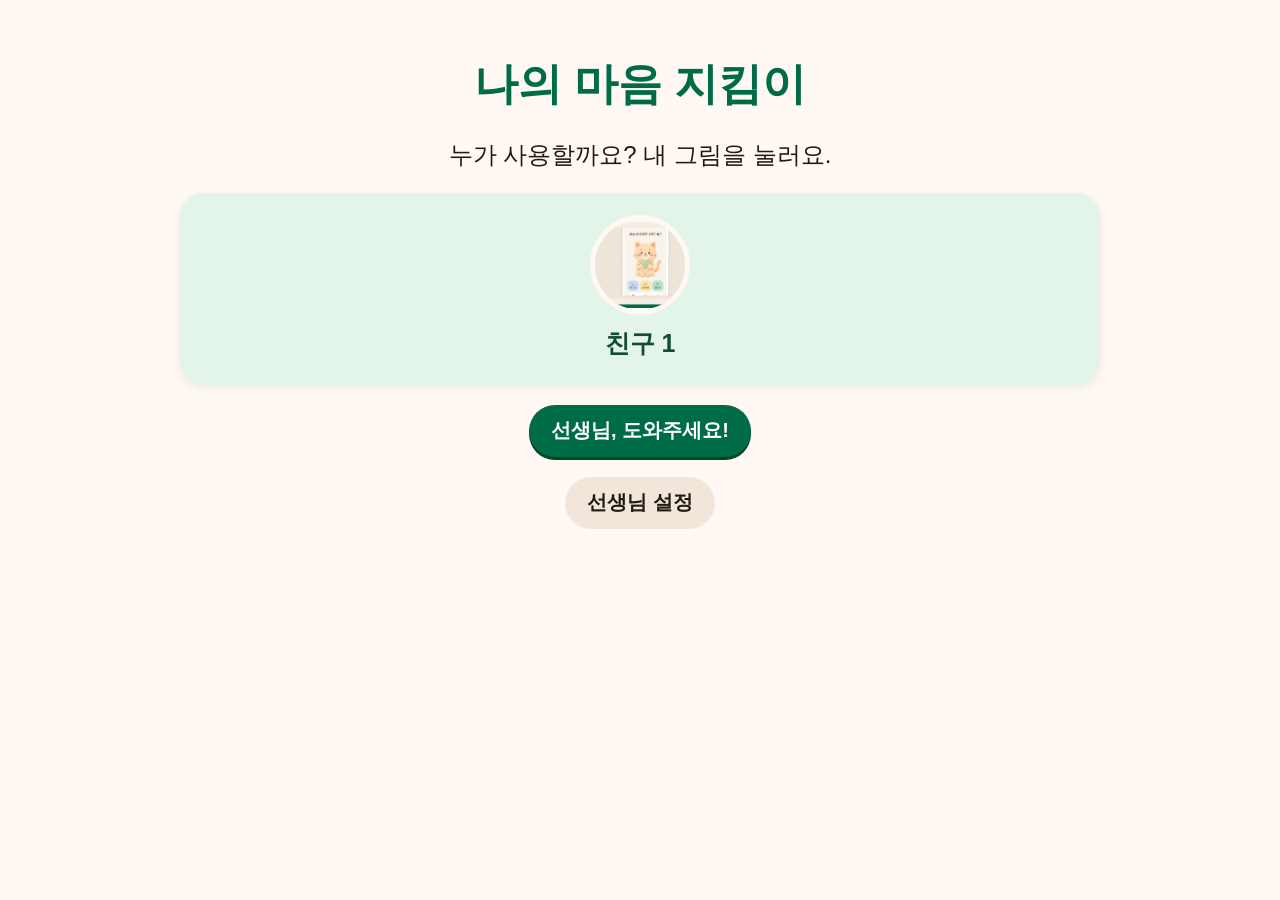
<file: index.html>
<!DOCTYPE html>

<html lang="ko"><head><meta charset="utf-8"/><meta content="width=device-width, initial-scale=1.0" name="viewport"/><meta content="web_standard" name="shell-type"/>
<style>@layer base{html,body{margin:0;padding:0;}body{overscroll-behavior:none;}main>:first-child{margin-top:0!important;}main>:last-child{margin-bottom:0!important;}}::-webkit-scrollbar{display:none;}</style><title>나의 마음 지킴이 · 홈</title><link href="assets/ui.css" rel="stylesheet"/><link href="assets/app.css" rel="stylesheet"/><link href="assets/emotion-ui.css" rel="stylesheet"/><link href="manifest.webmanifest" rel="manifest"/><meta content="#fff8f3" name="theme-color"/><link href="assets/icon.png" rel="icon"/><script defer="" src="assets/icons.js"></script><script defer="" src="assets/app.js"></script></head><body class="bg-background font-body-md text-on-surface antialiased" data-page="index"><header class="fixed top-0 w-full z-50 bg-surface/90 backdrop-blur-xl shadow-[0_1px_8px_rgba(0,0,0,0.04)]"><div class="h-16 w-full px-gutter flex items-center justify-between gap-space-sm"><div class="flex items-center gap-space-sm min-w-0"><a class="flex items-center justify-center w-12 h-12 rounded-xl bg-surface-container-high hover:bg-surface-container-highest transition-colors flex-shrink-0 text-on-surface" data-path="emotion-home" href="index.html" title="처음으로 가기"><span class="material-symbols-outlined text-2xl">home</span></a><div class="flex items-center gap-space-xs min-w-0"><span class="font-headline-md text-headline-md text-primary tracking-tight truncate hidden sm:inline-block">나의 마음 지킴이</span><span class="font-body-md text-body-md text-on-surface-variant truncate hidden lg:inline-block">• 내 마음을 알아채요</span></div></div><nav class="hidden xl:flex items-center gap-space-xs bg-surface-container-low p-1 rounded-full" data-active-classes="bg-primary-container text-on-primary-container font-label-md text-label-md rounded-xl shadow-sm"><a aria-current="page" class="px-space-md py-1 transition-all bg-primary-container text-on-primary-container font-label-md text-label-md rounded-xl shadow-sm" data-path="emotion-select" href="emotion.html">마음 알아채기</a><a class="px-space-md py-1 rounded-xl font-label-md text-label-md text-on-surface-variant hover:text-on-surface transition-all" data-path="breathing-room" href="breathing.html">천천히 숨쉬기</a><a class="px-space-md py-1 rounded-xl font-label-md text-label-md text-on-surface-variant hover:text-on-surface transition-all" data-path="sensory-calm" href="calm.html">마음 쉼터</a><a class="px-space-md py-1 rounded-xl font-label-md text-label-md text-on-surface-variant hover:text-on-surface transition-all" data-path="my-feelings-record" href="records.html">오늘의 발자국</a></nav><div class="flex items-center gap-space-xs flex-shrink-0"><button class="flex items-center gap-space-xs px-space-md py-1 h-12 bg-error-container text-on-error-container rounded-full border-b-4 border-error/30 hover:bg-error-container/80 transition-all active:translate-y-0.5" data-action="help" title="선생님께 도움 요청하기" type="button"><span class="material-symbols-outlined text-xl">support_agent</span><span class="font-label-md text-label-md">선생님 도와주세요!</span></button><button class="flex items-center justify-center w-12 h-12 rounded-full bg-secondary-fixed text-on-secondary-fixed hover:bg-secondary-fixed-dim transition-colors flex-shrink-0" data-action="guide" title="소리 안내 듣기 / 끄기" type="button"><span class="material-symbols-outlined text-xl">volume_up</span></button><a class="flex items-center justify-center w-12 h-12 rounded-full bg-surface-container text-on-surface-variant hover:bg-surface-container-high transition-colors flex-shrink-0" data-path="teacher-settings" href="teacher.html" title="선생님 설정"><span class="material-symbols-outlined text-xl">settings</span></a></div></div></header><main class="w-full pt-16 bg-surface flex flex-col justify-between"><div class="flex flex-col w-full">
<div class="w-full max-w-7xl mx-auto px-gutter py-space-sm flex flex-col gap-space-sm"><section class="relative w-full rounded-xl bg-surface-container-low shadow-sm p-space-sm md:px-space-md md:py-space-xs flex items-center justify-between gap-space-md overflow-hidden"><div class="relative z-10 flex items-center gap-space-md text-left"><div class="relative flex-shrink-0 group"><div class="w-16 h-16 sm:w-20 sm:h-20 rounded-full bg-surface-container flex items-center justify-center p-1.5 shadow-inner"><img alt="봄이 고양이 그림" class="w-full h-full object-contain drop-shadow-sm" data-alt="Storybook Cat Mascot" data-original-src="https://lh3.googleusercontent.com/aida-public/[base64]" src="assets/p1-0.png"/></div><div class="absolute -bottom-1 -right-1 bg-primary text-on-primary rounded-full px-2 py-0.5 flex items-center gap-1 shadow-sm"><span class="material-symbols-outlined text-xs">pets</span><span class="font-label-sm text-xs font-bold">마음친구</span></div></div><div class="flex flex-col items-start gap-0.5"><div class="relative bg-surface px-space-md py-1 rounded-lg shadow-sm flex items-center gap-space-sm"><p class="font-headline-md text-headline-md text-on-surface tracking-tight leading-tight">“안녕! 오늘 내 마음은 어떤가요?”</p><span class="font-body-md text-body-md text-on-surface-variant hidden md:inline">지금 느껴지는 마음을 톡 눌러주세요.</span></div><div class="flex items-center gap-2 mt-0.5"><span class="inline-flex items-center justify-center w-5 h-5 rounded-full bg-primary-container text-on-primary-container text-xs font-bold">1</span><span class="font-label-sm text-label-sm text-on-surface-variant">표정을 보고 마음에 가장 가까운 고양이를 골라보아요</span></div></div></div><div class="relative z-10 flex items-center gap-space-xs flex-shrink-0"><button class="flex items-center gap-space-xs px-space-md py-1 h-12 rounded-full bg-secondary text-on-secondary shadow-md hover:opacity-95 active:scale-95 transition-all" data-action="guide" id="audioGuideBtn" title="화면 안내를 소리로 들어요" type="button"><span class="material-symbols-outlined text-2xl" id="audioIcon">volume_up</span><span class="font-label-md text-label-md">음성 듣기</span></button><a class="flex items-center justify-center w-12 h-12 rounded-full bg-surface-container-high text-on-surface-variant hover:bg-surface-container-highest transition-colors shadow-sm" data-path="teacher-settings" href="teacher.html" title="특수교사 전용 개별화 대시보드"><span class="material-symbols-outlined text-2xl">tune</span></a></div></section><section class="w-full"><div class="flex items-center justify-between mb-1 px-1"><h2 class="font-headline-md text-headline-md text-on-surface flex items-center gap-2"><span class="material-symbols-outlined text-primary text-2xl">mood</span><span>지금 내 기분 선택하기</span></h2><span class="font-label-sm text-label-sm text-on-surface-variant hidden md:inline">언제든 마음이 바뀌면 다시 누를 수 있어요</span></div><div class="grid grid-cols-1 md:grid-cols-2 gap-space-sm"><button class="emotion-card group relative w-full p-space-sm md:px-space-md md:py-space-sm rounded-xl bg-error-container text-on-error-container shadow-sm hover:shadow-md transition-all duration-200 text-left flex items-center justify-between active:scale-[0.99] focus:outline-none" data-emotion-home="angry" type="button"><div class="flex items-center gap-space-sm min-w-0 mg-face-row"><div class="w-16 h-16 sm:w-20 sm:h-20 rounded-lg bg-surface flex-shrink-0 flex items-center justify-center p-1.5 shadow-sm group-hover:scale-105 transition-transform mg-face"><img alt="화가 난 고양이" class="w-full h-full object-contain" data-original-src="https://lh3.googleusercontent.com/aida-public/[base64]" src="assets/emotion-angry.webp"/></div><div class="flex flex-col min-w-0"><div class="inline-flex items-center gap-1 px-2 py-0.5 rounded-full bg-error text-on-error self-start font-label-sm text-xs mb-0.5"><span class="material-symbols-outlined text-xs">local_fire_department</span><span>답답하고 뜨거워요</span></div><span class="font-headline-md text-headline-md font-bold tracking-tight">화가 났어요</span><p class="font-body-md text-body-md text-on-error-container/90 truncate">몸에 힘이 꽉 들어가고 씩씩거려요</p></div></div><div class="flex-shrink-0 pl-2"><div class="w-12 h-12 rounded-full bg-surface text-error flex items-center justify-center shadow-sm group-hover:bg-error group-hover:text-on-error transition-colors"><span class="material-symbols-outlined text-2xl">arrow_forward</span></div></div></button><button class="emotion-card group relative w-full p-space-sm md:px-space-md md:py-space-sm rounded-xl bg-secondary-fixed text-on-secondary-fixed shadow-sm hover:shadow-md transition-all duration-200 text-left flex items-center justify-between active:scale-[0.99] focus:outline-none" data-emotion-home="sad" type="button"><div class="flex items-center gap-space-sm min-w-0 mg-face-row"><div class="w-16 h-16 sm:w-20 sm:h-20 rounded-lg bg-surface flex-shrink-0 flex items-center justify-center p-1.5 shadow-sm group-hover:scale-105 transition-transform mg-face"><img alt="슬픈 고양이" class="w-full h-full object-contain" data-original-src="https://lh3.googleusercontent.com/aida-public/[base64]" src="assets/emotion-sad.webp"/></div><div class="flex flex-col min-w-0"><div class="inline-flex items-center gap-1 px-2 py-0.5 rounded-full bg-secondary text-on-secondary self-start font-label-sm text-xs mb-0.5"><span class="material-symbols-outlined text-xs">water_drop</span><span>눈물이 나요</span></div><span class="font-headline-md text-headline-md font-bold tracking-tight">슬퍼요</span><p class="font-body-md text-body-md text-on-secondary-fixed/90 truncate">마음이 축 가라앉고 안아주고 싶어요</p></div></div><div class="flex-shrink-0 pl-2"><div class="w-12 h-12 rounded-full bg-surface text-secondary flex items-center justify-center shadow-sm group-hover:bg-secondary group-hover:text-on-secondary transition-colors"><span class="material-symbols-outlined text-2xl">arrow_forward</span></div></div></button><button class="emotion-card group relative w-full p-space-sm md:px-space-md md:py-space-sm rounded-xl bg-tertiary-fixed text-on-tertiary-fixed shadow-sm hover:shadow-md transition-all duration-200 text-left flex items-center justify-between active:scale-[0.99] focus:outline-none" data-emotion-home="anxious" type="button"><div class="flex items-center gap-space-sm min-w-0 mg-face-row"><div class="w-16 h-16 sm:w-20 sm:h-20 rounded-lg bg-surface flex-shrink-0 flex items-center justify-center p-1.5 shadow-sm group-hover:scale-105 transition-transform mg-face"><img alt="불안한 고양이" class="w-full h-full object-contain" data-original-src="https://lh3.googleusercontent.com/aida-public/[base64]" src="assets/emotion-anxious.webp"/></div><div class="flex flex-col min-w-0"><div class="inline-flex items-center gap-1 px-2 py-0.5 rounded-full bg-tertiary text-on-tertiary self-start font-label-sm text-xs mb-0.5"><span class="material-symbols-outlined text-xs">air</span><span>가슴이 두근거려요</span></div><span class="font-headline-md text-headline-md font-bold tracking-tight">불안해요</span><p class="font-body-md text-body-md text-on-tertiary-fixed/90 truncate">어찌할 바를 모르겠고 깜짝 놀랐어요</p></div></div><div class="flex-shrink-0 pl-2"><div class="w-12 h-12 rounded-full bg-surface text-tertiary flex items-center justify-center shadow-sm group-hover:bg-tertiary group-hover:text-on-tertiary transition-colors"><span class="material-symbols-outlined text-2xl">arrow_forward</span></div></div></button><button class="emotion-card group relative w-full p-space-sm md:px-space-md md:py-space-sm rounded-xl bg-primary-fixed text-on-primary-fixed shadow-sm hover:shadow-md transition-all duration-200 text-left flex items-center justify-between active:scale-[0.99] focus:outline-none" data-emotion-home="practice" type="button"><div class="flex items-center gap-space-sm min-w-0 mg-face-row"><div class="w-16 h-16 sm:w-20 sm:h-20 rounded-lg bg-surface flex-shrink-0 flex items-center justify-center p-1.5 shadow-sm group-hover:scale-105 transition-transform mg-face"><img alt="연습 고양이" class="w-full h-full object-contain" data-original-src="https://lh3.googleusercontent.com/aida-public/[base64]" src="assets/emotion-happy.webp"/></div><div class="flex flex-col min-w-0"><div class="inline-flex items-center gap-1 px-2 py-0.5 rounded-full bg-primary text-on-primary self-start font-label-sm text-xs mb-0.5"><span class="material-symbols-outlined text-xs">spa</span><span>마음 훈련 모드</span></div><span class="font-headline-md text-headline-md font-bold tracking-tight">연습할래요</span><p class="font-body-md text-body-md text-on-primary-fixed/90 truncate">호흡하고 몸을 스트레칭하며 힘을 길러요</p></div></div><div class="flex-shrink-0 pl-2"><div class="w-12 h-12 rounded-full bg-surface text-primary flex items-center justify-center shadow-sm group-hover:bg-primary group-hover:text-on-primary transition-colors"><span class="material-symbols-outlined text-2xl">play_arrow</span></div></div></button></div></section><div aria-live="polite" class="w-full px-space-md py-2 rounded-lg bg-surface-container flex items-center justify-between gap-space-md transition-all" id="statusFeedback"><div class="flex items-center gap-space-sm"><span class="material-symbols-outlined text-primary text-2xl">lightbulb</span><div><span class="font-label-md text-label-md text-on-surface inline-block mr-2">어떤 감정이든 소중해요!</span><span class="font-body-md text-body-md text-on-surface-variant hidden sm:inline">어려운 감정이 찾아오는 것은 자연스러운 일이에요. 함께 쉬어 가요.</span></div></div><div class="hidden sm:flex items-center gap-2 text-on-surface-variant font-label-sm text-label-sm"><span class="w-2.5 h-2.5 rounded-full bg-primary-container animate-pulse"></span><span>지킴이 고양이가 지켜보고 있어요</span></div></div><section class="w-full"><div class="w-full rounded-xl bg-surface-container-high px-space-md py-space-xs flex flex-row items-center justify-between gap-space-md shadow-sm"><div class="flex items-center gap-space-sm text-left"><div class="w-12 h-12 rounded-full bg-error-container text-on-error-container flex items-center justify-center flex-shrink-0 shadow-inner"><span class="material-symbols-outlined text-2xl">sos</span></div><div class="flex flex-col"><span class="font-label-lg text-label-lg text-on-surface font-bold leading-snug">혼자 있기 힘들 땐 언제든 선생님을 불러요</span><span class="font-body-md text-body-md text-on-surface-variant hidden md:inline">버튼을 누르면 이 태블릿에서 도움 요청 목소리가 나와요.</span></div></div><button class="px-space-md h-12 min-w-[200px] rounded-full bg-error text-on-error font-label-lg text-label-lg flex items-center justify-center gap-space-xs shadow-md hover:opacity-90 active:scale-95 transition-all flex-shrink-0" data-action="help" type="button"><span class="material-symbols-outlined text-2xl">pan_tool</span><span>선생님, 도와주세요!</span></button></div></section></div>
</div>
</main><footer class="w-full bg-surface-container-low py-space-xs"><div class="w-full px-gutter flex flex-col md:flex-row items-center justify-between gap-space-md"><div class="flex items-center gap-space-sm"><span class="material-symbols-outlined text-primary text-2xl">pets</span><span class="font-body-md text-body-md text-on-surface-variant">나의 마음 지킴이 • 따뜻하고 편안한 특수교육 정서 지원</span></div><div class="flex items-center gap-space-md"><span class="font-label-sm text-label-sm text-on-surface-variant">괜찮아요, 천천히 말해도 돼요</span></div></div></footer>
</body></html>
</file>
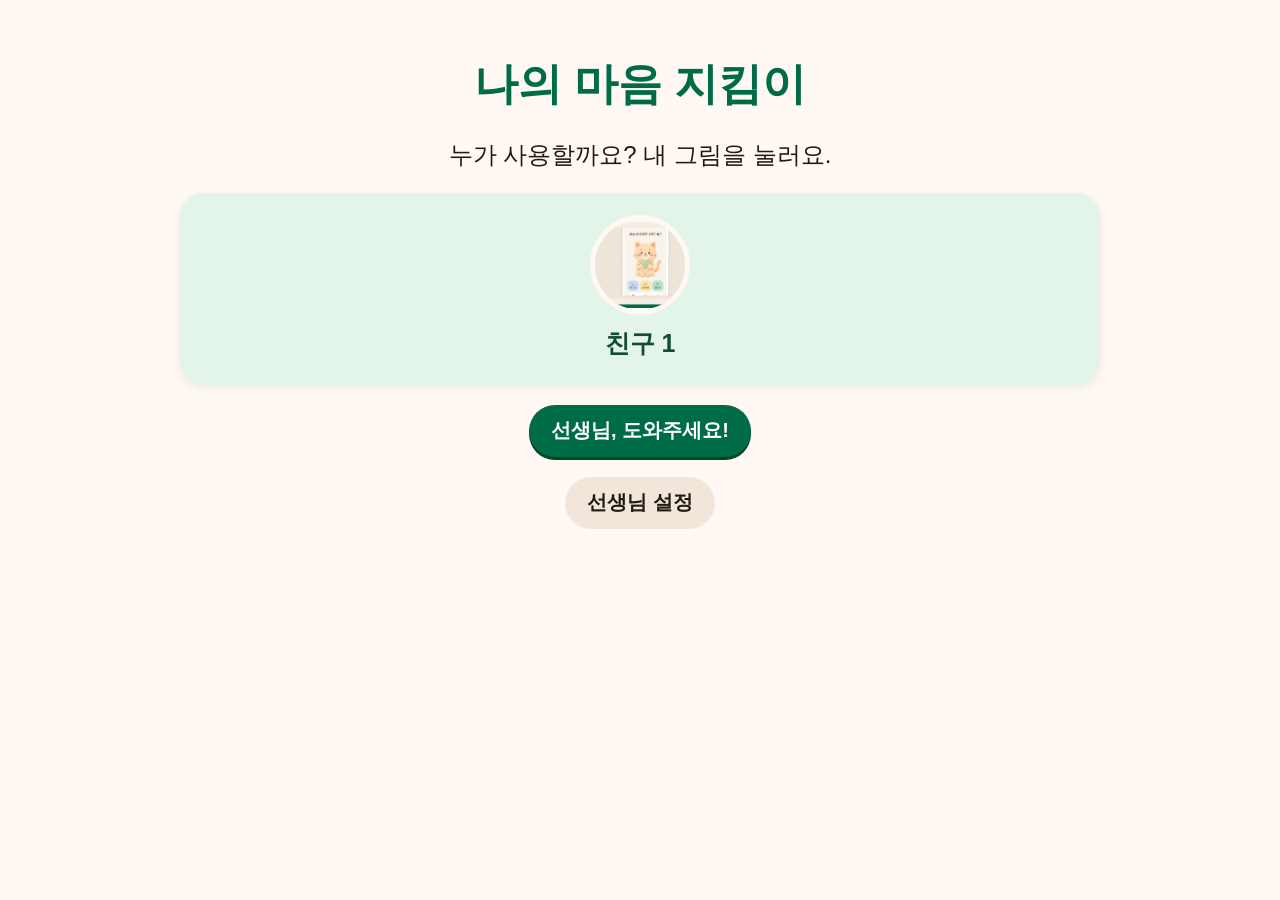
<file: aac.html>
<!DOCTYPE html>

<html lang="ko"><head><meta charset="utf-8"/><meta content="width=device-width, initial-scale=1.0" name="viewport"/><meta content="web_standard" name="shell-type"/>
<style>@layer base{html,body{margin:0;padding:0;}body{overscroll-behavior:none;}main>:first-child{margin-top:0!important;}main>:last-child{margin-bottom:0!important;}}::-webkit-scrollbar{display:none;}</style><title>나의 마음 지킴이 · 선생님께 말하기</title><link href="assets/ui.css" rel="stylesheet"/><link href="assets/app.css" rel="stylesheet"/><link href="manifest.webmanifest" rel="manifest"/><meta content="#fff8f3" name="theme-color"/><link href="assets/icon.png" rel="icon"/><script defer="" src="assets/icons.js"></script><script defer="" src="assets/app.js"></script></head><body class="bg-background font-body-md text-on-surface antialiased" data-page="aac"><header class="fixed top-0 w-full z-50 bg-surface/90 backdrop-blur-xl shadow-[0_1px_8px_rgba(0,0,0,0.04)]"><div class="h-24 w-full px-gutter flex items-center justify-between gap-space-md"><div class="flex items-center gap-space-md min-w-0"><a class="flex items-center justify-center w-14 h-14 rounded-2xl bg-surface-container-high hover:bg-surface-container-highest transition-colors flex-shrink-0 text-on-surface" data-path="emotion-home" href="index.html" title="처음으로 가기"><span class="material-symbols-outlined text-3xl">home</span></a><div class="flex items-center gap-space-sm min-w-0"><span class="font-headline-md text-headline-md text-primary tracking-tight truncate hidden sm:inline-block">나의 마음 지킴이</span><span class="font-body-md text-body-md text-on-surface-variant truncate hidden lg:inline-block">내 마음을 알고, 천천히 진정해요!</span></div></div><nav class="hidden xl:flex items-center gap-space-xs bg-surface-container-low p-1.5 rounded-full" data-active-classes="bg-primary-container text-on-primary-container font-label-md text-label-md rounded-2xl shadow-sm"><a class="px-space-md py- space-xs rounded-2xl font-label-md text-label-md text-on-surface-variant hover:text-on-surface transition-all" data-path="emotion-select" href="emotion.html">마음 알아채기</a><a class="px-space-md py- space-xs rounded-2xl font-label-md text-label-md text-on-surface-variant hover:text-on-surface transition-all" data-path="breathing-room" href="breathing.html">천천히 숨쉬기</a><a class="px-space-md py-space-xs rounded-2xl font-label-md text-label-md text-on-surface-variant hover:text-on-surface transition-all" data-path="sensory-calm" href="calm.html">마음 쉼터</a><a class="px-space-md py-space-xs rounded-2xl font-label-md text-label-md text-on-surface-variant hover:text-on-surface transition-all" data-path="my-feelings-record" href="records.html">오늘의 발자국</a></nav><div class="flex items-center gap-space-sm flex-shrink-0"><button class="flex items-center gap-space-xs px-space-md py-space-xs h-14 bg-error-container text-on-error-container rounded-full border-b-4 border-error/30 hover:bg-error-container/80 transition-all active:translate-y-0.5" data-action="speak-help" title="선생님께 도움 요청하기" type="button"><span class="material-symbols-outlined text-2xl">support_agent</span><span class="font-label-md text-label-md">선생님 도와주세요!</span></button><button class="flex items-center justify-center w-14 h-14 rounded-full bg-secondary-fixed text-on-secondary-fixed hover:bg-secondary-fixed-dim transition-colors flex-shrink-0" data-action="guide" title="소리 안내 듣기 / 끄기" type="button"><span class="material-symbols-outlined text-2xl">volume_up</span></button><a class="flex items-center justify-center w-12 h-12 rounded-full bg-surface-container text-on-surface-variant hover:bg-surface-container-high transition-colors flex-shrink-0" data-path="teacher-settings" href="teacher.html" title="선생님 설정"><span class="material-symbols-outlined text-2xl">settings</span></a><img alt="봄이" class="w-8 h-8 rounded-full object-cover" data-original-src="https://lh3.googleusercontent.com/aida-public/[base64]" src="assets/p2-0.png"/></div></div></header><main class="w-full pt-16 bg-surface min-h-[calc(100vh-4rem)] flex flex-col justify-center"><div class="flex flex-col w-full h-[calc(100vh-6rem)] max-h-[calc(100vh-6rem)] overflow-hidden px-gutter pb-space-sm select-none">
<!-- Sub-Header & Audio Guide Prompt -->
<div class="flex-shrink-0 flex items-center justify-between gap-space-sm py-1.5">
<div class="flex items-center gap-space-sm">
<span class="inline-flex items-center gap-1.5 px-3 py-1 bg-surface-container rounded-full font-label-sm text-label-sm text-primary">
<span class="w-2.5 h-2.5 rounded-full bg-primary animate-pulse"></span>
        마음 표현
      </span>
<h1 class="font-headline-md text-headline-md text-on-surface flex items-center gap-2">
        선생님께 그림 카드로 말해요
        <span aria-hidden="true" class="text-2xl">💬</span>
</h1>
<span class="hidden md:inline-flex items-center gap-1 px-2.5 py-1 bg-tertiary-fixed text-on-tertiary-fixed rounded-full font-label-sm text-label-sm">
<span class="material-symbols-outlined text-sm">pets</span>
        고양이 봄이가 대신 읽어줘요
      </span>
</div>
<!-- Audio Guide Bar Button -->
<button class="flex items-center gap-2 px-3 py-1.5 bg-surface-container-high hover:bg-surface-container-highest active:scale-95 transition-all rounded-full shadow-sm" data-action="guide" id="audioGuideBtn" type="button">
<span class="material-symbols-outlined text-primary text-xl">volume_up</span>
<span class="font-label-sm text-label-sm text-on-surface-variant truncate max-w-xs">
        말하기 어려울 땐 카드를 톡톡 눌러요!
      </span>
</button>
</div>
<!-- Main Work Area (Sentence Strip + AAC Cards) -->
<div class="flex-1 min-h-0 flex flex-col gap-2.5">
<!-- 1. Sentence Strip Tray (Selected AAC Cards Bar) -->
<div class="flex-shrink-0 bg-surface-container-lowest rounded-2xl p-2.5 shadow-sm border border-outline-variant/30 flex items-center justify-between gap-3">
<div class="flex items-center gap-2 min-w-0 flex-1 overflow-x-auto py-0.5">
<div class="flex-shrink-0 flex items-center gap-1.5 px-3 py-2 bg-surface-container-low rounded-xl text-primary font-label-md text-label-md">
<span class="material-symbols-outlined text-xl">chat_bubble</span>
<span>나는 지금</span>
</div>
<div aria-live="polite" class="flex items-center gap-2 min-w-0" id="selectedCardsTray"></div>
<div class="flex-shrink-0 flex items-center px-2 py-1.5 text-on-surface-variant font-label-md text-label-md">
<span>(이) 필요해요</span>
</div>
</div>
<!-- Action Buttons for Sentence Strip -->
<div class="flex items-center gap-2 flex-shrink-0">
<button class="h-14 px-5 bg-primary text-on-primary font-label-lg text-label-lg rounded-xl shadow-md border-b-4 border-[#005234] hover:bg-primary/95 active:translate-y-0.5 active:border-b-0 flex items-center gap-2 transition-all" id="ttsSpeakBtn" type="button">
<span class="material-symbols-outlined text-3xl animate-bounce">campaign</span>
<span>소리로 말하기</span>
</button>
<button class="h-14 px-3.5 bg-surface-container hover:bg-surface-container-high text-on-surface-variant font-label-md text-label-md rounded-xl active:scale-95 transition-all flex items-center gap-1.5" id="clearAllBtn" title="모두 비우기" type="button">
<span class="material-symbols-outlined text-xl">restart_alt</span>
<span>비우기</span>
</button>
</div>
</div>
<!-- 2. AAC Category Filter Chips & Card Grid -->
<div class="flex-1 min-h-0 flex flex-col gap-2">
<!-- Category Chips -->
<div class="flex-shrink-0 flex items-center justify-between gap-2 overflow-x-auto py-0.5">
<div class="flex items-center gap-1.5" id="categoryGroup">
<button class="category-chip px-4 py-1.5 rounded-full font-label-md text-label-md bg-surface-container-high text-on-surface-variant hover:text-on-surface active:scale-95 transition-all" data-filter="all" type="button">
            전체 보기
          </button>
<button class="category-chip px-4 py-1.5 rounded-full font-label-md text-label-md bg-surface-container-high text-on-surface-variant hover:text-on-surface active:scale-95 transition-all" data-filter="feeling" type="button">
            내 기분/상태
          </button>
<button class="category-chip px-4 py-1.5 rounded-full font-label-md text-label-md bg-primary-container text-on-primary-container shadow-xs font-bold active:scale-95 transition-all" data-filter="need" type="button">
            내가 필요한 것 (인기) ⭐
          </button>
<button class="category-chip px-4 py-1.5 rounded-full font-label-md text-label-md bg-surface-container-high text-on-surface-variant hover:text-on-surface active:scale-95 transition-all" data-filter="help" type="button">
            도움 요청
          </button>
</div>
<div class="hidden sm:flex items-center gap-2 text-on-surface-variant font-body-md text-sm">
<span class="inline-block w-2.5 h-2.5 rounded-full bg-primary-container"></span>
<span>카드를 누르면 봄이가 말을 모아줘요</span>
</div>
</div>
<!-- 8-Card Responsive Tablet Landscape Grid (Fixed viewport fit) -->
<div class="flex-1 min-h-0 grid grid-cols-2 md:grid-cols-4 gap-2.5">
<!-- Card 1: 물 마실래요 -->
<button aria-pressed="false" class="aac-card relative flex flex-col justify-between p-3 rounded-2xl bg-surface-container-lowest hover:bg-surface-container-low border-2 border-outline-variant/40 active:scale-[0.98] transition-all text-left shadow-xs group bg-surface-container-lowest border-outline-variant/40" data-aac="물 마실래요" data-cat="need" type="button">
<div class="flex items-start justify-between w-full">
<span class="w-12 h-12 flex items-center justify-center text-3xl bg-secondary-fixed/50 rounded-xl">🧃</span>
<span class="check-icon hidden w-6 h-6 rounded-full bg-primary text-on-primary items-center justify-center hidden">
<span class="material-symbols-outlined text-sm font-bold">check</span>
</span>
</div>
<div>
<h3 class="font-label-lg text-label-lg text-on-surface group-hover:text-primary transition-colors">물 마실래요</h3>
<p class="font-body-md text-sm text-on-surface-variant truncate">물이 마시고 싶어요</p>
</div>
</button>
<!-- Card 2: 조용히 쉴래요 (Active) -->
<button aria-pressed="false" class="aac-card relative flex flex-col justify-between p-3 rounded-2xl border-2 active:scale-[0.98] transition-all text-left shadow-xs group bg-surface-container-lowest border-outline-variant/40" data-aac="조용히 쉴래요" data-cat="need" type="button">
<div class="flex items-start justify-between w-full">
<span class="w-12 h-12 flex items-center justify-center text-3xl bg-primary-fixed rounded-xl">🌿</span>
<span class="check-icon w-6 h-6 rounded-full bg-primary text-on-primary items-center justify-center hidden">
<span class="material-symbols-outlined text-sm font-bold">check</span>
</span>
</div>
<div>
<h3 class="font-label-lg text-label-lg text-primary">조용히 쉴래요</h3>
<p class="font-body-md text-sm text-on-surface-variant truncate">소리가 시끄러워요</p>
</div>
</button>
<!-- Card 3: 인형 안을래요 -->
<button aria-pressed="false" class="aac-card relative flex flex-col justify-between p-3 rounded-2xl bg-surface-container-lowest hover:bg-surface-container-low border-2 border-outline-variant/40 active:scale-[0.98] transition-all text-left shadow-xs group bg-surface-container-lowest border-outline-variant/40" data-aac="인형 안을래요" data-cat="need" type="button">
<div class="flex items-start justify-between w-full">
<span class="w-12 h-12 flex items-center justify-center text-3xl bg-surface-container-high rounded-xl">🧸</span>
<span class="check-icon hidden w-6 h-6 rounded-full bg-primary text-on-primary items-center justify-center hidden">
<span class="material-symbols-outlined text-sm font-bold">check</span>
</span>
</div>
<div>
<h3 class="font-label-lg text-label-lg text-on-surface group-hover:text-primary transition-colors">인형 안을래요</h3>
<p class="font-body-md text-sm text-on-surface-variant truncate">포근한 게 필요해요</p>
</div>
</button>
<!-- Card 4: 선생님 꼭 안아주세요 -->
<button aria-pressed="false" class="aac-card relative flex flex-col justify-between p-3 rounded-2xl bg-surface-container-lowest hover:bg-surface-container-low border-2 border-outline-variant/40 active:scale-[0.98] transition-all text-left shadow-xs group bg-surface-container-lowest border-outline-variant/40" data-aac="선생님 안아주세요" data-cat="need" type="button">
<div class="flex items-start justify-between w-full">
<span class="w-12 h-12 flex items-center justify-center text-3xl bg-secondary-fixed/50 rounded-xl">🤝</span>
<span class="check-icon hidden w-6 h-6 rounded-full bg-primary text-on-primary items-center justify-center hidden">
<span class="material-symbols-outlined text-sm font-bold">check</span>
</span>
</div>
<div>
<h3 class="font-label-lg text-label-lg text-on-surface group-hover:text-primary transition-colors truncate">선생님 안아주세요</h3>
<p class="font-body-md text-sm text-on-surface-variant truncate">따뜻한 위로가 필요해요</p>
</div>
</button>
<!-- Card 5: 잠깐 나갈래요 -->
<button aria-pressed="false" class="aac-card relative flex flex-col justify-between p-3 rounded-2xl bg-surface-container-lowest hover:bg-surface-container-low border-2 border-outline-variant/40 active:scale-[0.98] transition-all text-left shadow-xs group bg-surface-container-lowest border-outline-variant/40" data-aac="잠깐 나갈래요" data-cat="need" type="button">
<div class="flex items-start justify-between w-full">
<span class="w-12 h-12 flex items-center justify-center text-3xl bg-surface-container-high rounded-xl">🚪</span>
<span class="check-icon hidden w-6 h-6 rounded-full bg-primary text-on-primary items-center justify-center hidden">
<span class="material-symbols-outlined text-sm font-bold">check</span>
</span>
</div>
<div>
<h3 class="font-label-lg text-label-lg text-on-surface group-hover:text-primary transition-colors">잠깐 나갈래요</h3>
<p class="font-body-md text-sm text-on-surface-variant truncate">복도나 화장실 다녀올래요</p>
</div>
</button>
<!-- Card 6: 기다려 주세요 (Active: 혼자 있을래요 대응) -->
<button aria-pressed="false" class="aac-card relative flex flex-col justify-between p-3 rounded-2xl border-2 active:scale-[0.98] transition-all text-left shadow-xs group bg-surface-container-lowest border-outline-variant/40" data-aac="기다려 주세요" data-cat="need" type="button">
<div class="flex items-start justify-between w-full">
<span class="w-12 h-12 flex items-center justify-center text-3xl bg-primary-fixed rounded-xl">⏳</span>
<span class="check-icon w-6 h-6 rounded-full bg-primary text-on-primary items-center justify-center hidden">
<span class="material-symbols-outlined text-sm font-bold">check</span>
</span>
</div>
<div>
<h3 class="font-label-lg text-label-lg text-primary">기다려 주세요</h3>
<p class="font-body-md text-sm text-on-surface-variant truncate">생각할 시간이 필요해요</p>
</div>
</button>
<!-- Card 7: 몸이 아파요 -->
<button aria-pressed="false" class="aac-card relative flex flex-col justify-between p-3 rounded-2xl bg-surface-container-lowest hover:bg-surface-container-low border-2 border-outline-variant/40 active:scale-[0.98] transition-all text-left shadow-xs group bg-surface-container-lowest border-outline-variant/40" data-aac="몸이 아파요" data-cat="need" type="button">
<div class="flex items-start justify-between w-full">
<span class="w-12 h-12 flex items-center justify-center text-3xl bg-error-container/60 rounded-xl">🩹</span>
<span class="check-icon hidden w-6 h-6 rounded-full bg-primary text-on-primary items-center justify-center hidden">
<span class="material-symbols-outlined text-sm font-bold">check</span>
</span>
</div>
<div>
<h3 class="font-label-lg text-label-lg text-on-surface group-hover:text-primary transition-colors">몸이 아파요</h3>
<p class="font-body-md text-sm text-on-surface-variant truncate">머리나 배가 불편해요</p>
</div>
</button>
<!-- Card 8: 그만하고 싶어요 -->
<button aria-pressed="false" class="aac-card relative flex flex-col justify-between p-3 rounded-2xl bg-surface-container-lowest hover:bg-surface-container-low border-2 border-outline-variant/40 active:scale-[0.98] transition-all text-left shadow-xs group bg-surface-container-lowest border-outline-variant/40" data-aac="그만하고 싶어요" data-cat="need" type="button">
<div class="flex items-start justify-between w-full">
<span class="w-12 h-12 flex items-center justify-center text-3xl bg-error-container/70 rounded-xl">🛑</span>
<span class="check-icon hidden w-6 h-6 rounded-full bg-primary text-on-primary items-center justify-center hidden">
<span class="material-symbols-outlined text-sm font-bold">check</span>
</span>
</div>
<div>
<h3 class="font-label-lg text-label-lg text-on-surface group-hover:text-primary transition-colors">그만하고 싶어요</h3>
<p class="font-body-md text-sm text-on-surface-variant truncate">지금은 너무 힘들어요</p>
</div>
</button>
</div>
</div>
</div>
<!-- 3. Bottom Action Bar (Fixed Compact Footer Navigation) -->
<div class="flex-shrink-0 pt-2 flex items-center justify-between gap-3">
<!-- Back Button -->
<a class="h-12 px-4 rounded-xl bg-surface-container hover:bg-surface-container-high text-on-surface-variant font-label-md text-label-md flex items-center gap-2 active:scale-95 transition-all" href="check.html">
<span class="material-symbols-outlined text-xl">arrow_back</span>
<span>이전 화면으로</span>
</a>
<!-- Center Emergency Alert Button -->
<button class="h-12 px-6 rounded-full bg-error-container text-on-error-container hover:bg-error-container/80 border-b-2 border-error/40 font-label-lg text-label-lg flex items-center gap-2 active:scale-95 transition-all shadow-sm" data-action="speak-help" id="emergencyAlertBtn" type="button">
<span class="material-symbols-outlined text-2xl animate-pulse">notifications_active</span>
<span>선생님께 바로 알리기</span>
</button>
<!-- Go to Calm Room Button -->
<a class="h-12 px-6 rounded-xl bg-primary text-on-primary font-label-lg text-label-lg flex items-center gap-2 shadow-sm hover:bg-primary/90 active:scale-95 transition-all" data-action="finish" href="complete.html">
<span>활동 마치기</span>
<span class="material-symbols-outlined text-xl">arrow_forward</span>
</a>
</div>
<!-- Toast Notification Overlay for Special Education Guidance -->
<div class="fixed top-24 left-1/2 -translate-x-1/2 z-50 pointer-events-none transition-all duration-300 opacity-0 transform -translate-y-2" id="toastNotification">
<div class="bg-inverse-surface text-inverse-on-surface px-5 py-2.5 rounded-full shadow-lg flex items-center gap-2 font-label-md text-label-md">
<span class="material-symbols-outlined text-primary-fixed">check_circle</span>
<span id="toastMessage">선생님께 마음 카드를 전달했어요!</span>
</div>
</div>
</div>
</main><footer class="w-full bg-surface-container-low py-2"><div class="w-full px-gutter flex flex-col md:flex-row items-center justify-between gap-space-md"><div class="flex items-center gap-space-sm"><span class="material-symbols-outlined text-primary text-2xl">pets</span><span class="font-body-md text-body-md text-on-surface-variant">나의 마음 지킴이 • 따뜻하고 편안한 특수교육 정서 지원</span></div><div class="flex items-center gap-space-md"><span class="font-label-sm text-label-sm text-on-surface-variant">괜찮아요, 천천히 말해도 돼요</span></div></div></footer>
</body></html>
</file>
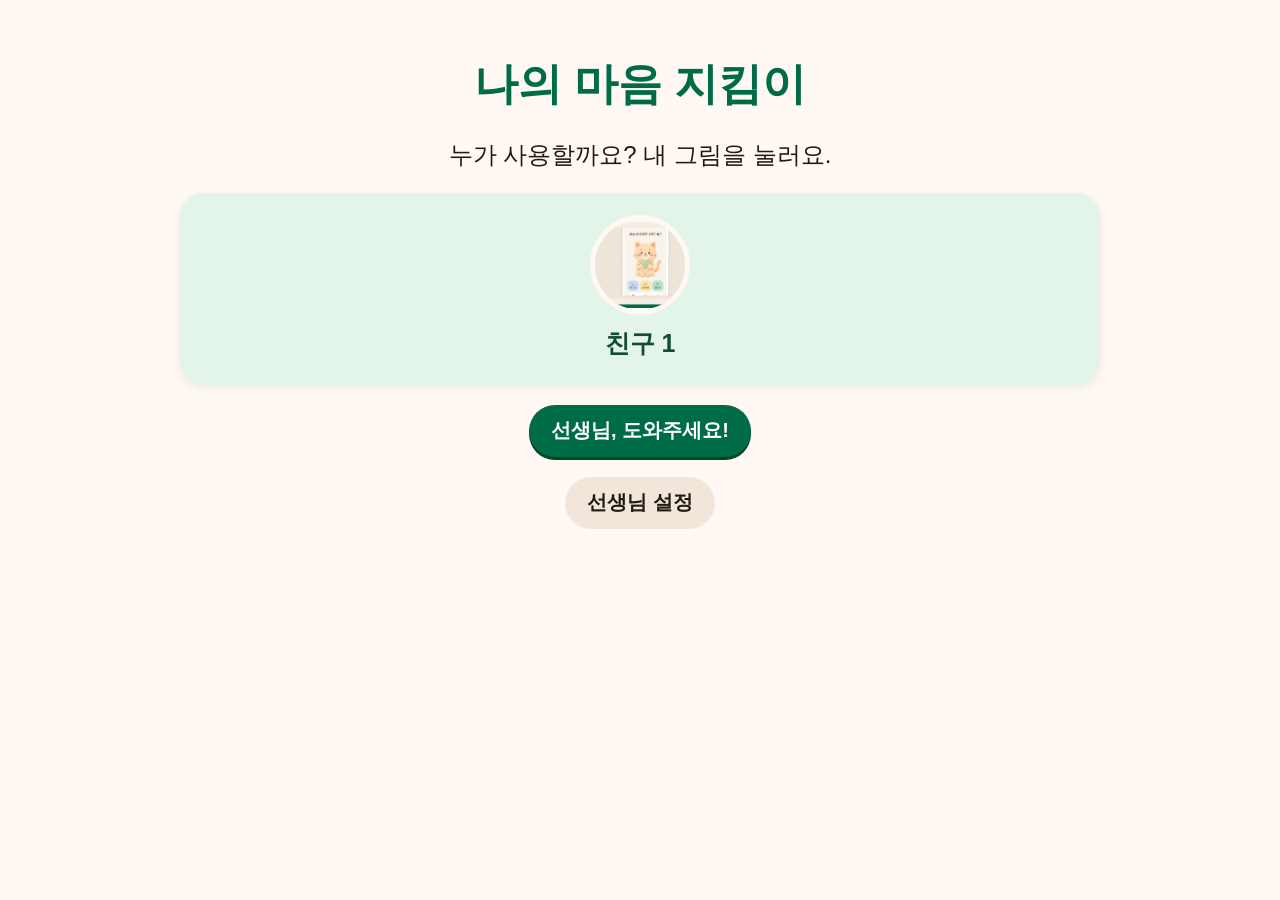
<file: activity.html>
<!DOCTYPE html>

<html lang="ko"><head><meta charset="utf-8"/><meta content="width=device-width, initial-scale=1.0" name="viewport"/><meta content="web_standard" name="shell-type"/>
<style>@layer base{html,body{margin:0;padding:0;}body{overscroll-behavior:none;}main>:first-child{margin-top:0!important;}main>:last-child{margin-bottom:0!important;}}::-webkit-scrollbar{display:none;}</style><title>나의 마음 지킴이 · 마음 휴식</title><link href="assets/ui.css" rel="stylesheet"/><link href="assets/app.css" rel="stylesheet"/><link href="manifest.webmanifest" rel="manifest"/><meta content="#fff8f3" name="theme-color"/><link href="assets/icon.png" rel="icon"/><script defer="" src="assets/icons.js"></script><script defer="" src="assets/app.js"></script></head><body class="bg-background font-body-md text-on-surface antialiased" data-page="activity"><header class="fixed top-0 w-full z-50 bg-surface/90 backdrop-blur-xl shadow-[0_1px_8px_rgba(0,0,0,0.04)]"><div class="h-16 w-full px-gutter flex items-center justify-between gap-space-sm"><div class="flex items-center gap-space-sm min-w-0"><a class="flex items-center justify-center w-12 h-12 rounded-xl bg-surface-container-high hover:bg-surface-container-highest transition-colors flex-shrink-0 text-on-surface" data-path="emotion-home" href="index.html" title="처음으로 가기"><span class="material-symbols-outlined text-2xl">home</span></a><div class="flex items-center gap-space-xs min-w-0"><span class="font-headline-md text-headline-md text-primary tracking-tight truncate hidden sm:inline-block">나의 마음 지킴이</span><span class="font-body-md text-body-md text-on-surface-variant truncate hidden lg:inline-block">• 내 마음을 알아채요</span></div></div><nav class="hidden xl:flex items-center gap-space-xs bg-surface-container-low p-1 rounded-full" data-active-classes="bg-primary-container text-on-primary-container font-label-md text-label-md rounded-xl shadow-sm"><a aria-current="page" class="px-space-md py-1 transition-all bg-primary-container text-on-primary-container font-label-md text-label-md rounded-xl shadow-sm" data-path="emotion-select" href="emotion.html">마음 알아채기</a><a class="px-space-md py-1 rounded-xl font-label-md text-label-md text-on-surface-variant hover:text-on-surface transition-all" data-path="breathing-room" href="breathing.html">천천히 숨쉬기</a><a class="px-space-md py-1 rounded-xl font-label-md text-label-md text-on-surface-variant hover:text-on-surface transition-all" data-path="sensory-calm" href="calm.html">마음 쉼터</a><a class="px-space-md py-1 rounded-xl font-label-md text-label-md text-on-surface-variant hover:text-on-surface transition-all" data-path="my-feelings-record" href="records.html">오늘의 발자국</a></nav><div class="flex items-center gap-space-xs flex-shrink-0"><button class="flex items-center gap-space-xs px-space-md py-1 h-12 bg-error-container text-on-error-container rounded-full border-b-4 border-error/30 hover:bg-error-container/80 transition-all active:translate-y-0.5" data-action="help" title="선생님께 도움 요청하기" type="button"><span class="material-symbols-outlined text-xl">support_agent</span><span class="font-label-md text-label-md">선생님 도와주세요!</span></button><button class="flex items-center justify-center w-12 h-12 rounded-full bg-secondary-fixed text-on-secondary-fixed hover:bg-secondary-fixed-dim transition-colors flex-shrink-0" data-action="guide" title="소리 안내 듣기 / 끄기" type="button"><span class="material-symbols-outlined text-xl">volume_up</span></button><a class="flex items-center justify-center w-12 h-12 rounded-full bg-surface-container text-on-surface-variant hover:bg-surface-container-high transition-colors flex-shrink-0" data-path="teacher-settings" href="teacher.html" title="선생님 설정"><span class="material-symbols-outlined text-xl">settings</span></a></div></div></header><main class="w-full bg-surface"><div class="derived-wrap"><section class="app-card activity-panel"><div class="small-step">마음 쉼터 · 선택한 활동</div><h1 id="activityTitle">잠깐 쉬어도 괜찮아요.</h1><p class="lead" id="activityDesc"></p><div class="activity-hero"><div class="activity-illustration"><span aria-hidden="true" id="activityEmoji">🌿</span></div><div id="restControls"><div class="flex justify-center gap-3 flex-wrap" id="durationButtons"><button class="app-btn muted" data-minutes="1">1분</button><button class="app-btn muted" data-minutes="3">3분</button><button class="app-btn muted" data-minutes="5">5분</button></div><div class="timer-ring" id="timerRing" role="timer"><div><strong id="timerText">01:00</strong><small>남은 시간</small></div></div><div class="flex justify-center gap-3 flex-wrap"><button class="app-btn primary" id="restStart">쉬기 시작</button><button class="app-btn muted" id="restReset">다시 시작</button><button class="app-btn muted" id="restMore">1분 더 쉬기</button></div><p aria-live="polite" id="restStatus"></p></div><div class="music-controls" hidden="" id="musicControls"><p>재생 버튼을 눌러 잔잔한 소리를 들어요. 소리가 싫으면 끄거나 다른 활동을 골라요.</p><audio controls="" id="calmAudio" loop="" preload="none" src="assets/calm-sound.wav"></audio><p>소리 크기는 태블릿에서 조절해요.</p></div></div><div class="action-row"><a class="app-btn muted" href="calm.html">이전 단계</a><button class="app-btn danger" data-action="help">선생님께 말하기</button><button class="app-btn primary" id="activityDone">다 했어요</button></div></section></div></main><footer class="w-full bg-surface-container-low py-space-xs"><div class="w-full px-gutter flex flex-col md:flex-row items-center justify-between gap-space-md"><div class="flex items-center gap-space-sm"><span class="material-symbols-outlined text-primary text-2xl">pets</span><span class="font-body-md text-body-md text-on-surface-variant">나의 마음 지킴이 • 따뜻하고 편안한 특수교육 정서 지원</span></div><div class="flex items-center gap-space-md"><span class="font-label-sm text-label-sm text-on-surface-variant">괜찮아요, 천천히 말해도 돼요</span></div></div></footer>
</body></html>
</file>
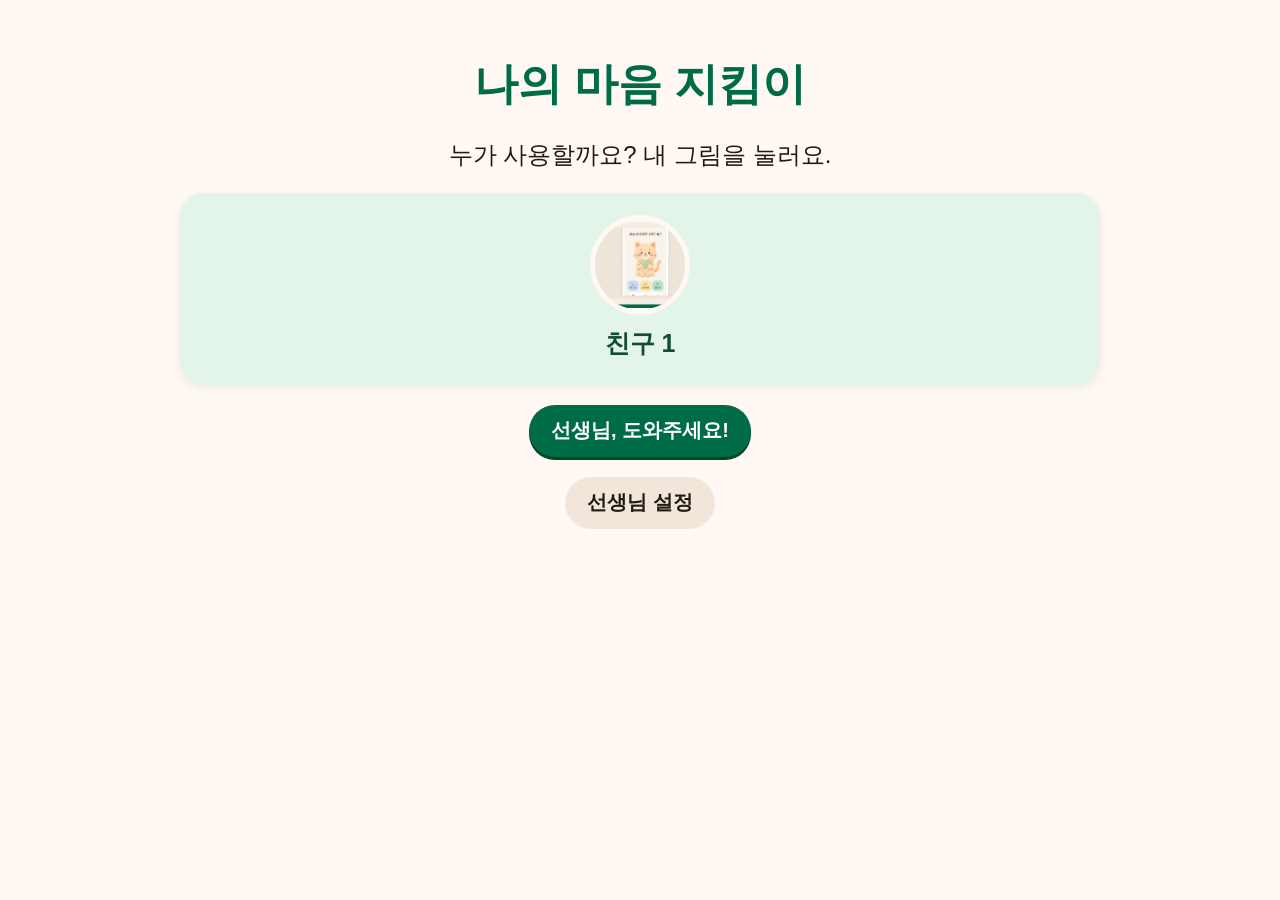
<file: breathing.html>
<!DOCTYPE html>

<html lang="ko"><head><meta charset="utf-8"/><meta content="width=device-width, initial-scale=1.0" name="viewport"/><meta content="web_standard" name="shell-type"/>
<style>@layer base{html,body{margin:0;padding:0;}body{overscroll-behavior:none;}main>:first-child{margin-top:0!important;}main>:last-child{margin-bottom:0!important;}}::-webkit-scrollbar{display:none;}</style><title>나의 마음 지킴이 · 심호흡</title><link href="assets/ui.css" rel="stylesheet"/><link href="assets/app.css" rel="stylesheet"/><link href="manifest.webmanifest" rel="manifest"/><meta content="#fff8f3" name="theme-color"/><link href="assets/icon.png" rel="icon"/><script defer="" src="assets/icons.js"></script><script defer="" src="assets/app.js"></script></head><body class="bg-background font-body-md text-on-surface antialiased" data-page="breathing"><header class="fixed top-0 w-full z-50 bg-surface/90 backdrop-blur-xl shadow-[0_1px_8px_rgba(0,0,0,0.04)]"><div class="h-24 w-full px-gutter flex items-center justify-between gap-space-md"><div class="flex items-center gap-space-md min-w-0"><a class="flex items-center justify-center w-14 h-14 rounded-2xl bg-surface-container-high hover:bg-surface-container-highest transition-colors flex-shrink-0 text-on-surface" data-path="emotion-home" href="index.html" title="처음으로 가기"><span class="material-symbols-outlined text-3xl">home</span></a><div class="flex items-center gap-space-sm min-w-0"><span class="font-headline-md text-headline-md text-primary tracking-tight truncate hidden sm:inline-block">나의 마음 지킴이</span><span class="font-body-md text-body-md text-on-surface-variant truncate hidden lg:inline-block">내 마음을 알고, 천천히 진정해요!</span></div></div><nav class="hidden xl:flex items-center gap-space-xs bg-surface-container-low p-1.5 rounded-full" data-active-classes="bg-primary-container text-on-primary-container font-label-md text-label-md rounded-2xl shadow-sm"><a class="px-space-md py- space-xs rounded-2xl font-label-md text-label-md text-on-surface-variant hover:text-on-surface transition-all" data-path="emotion-select" href="emotion.html">마음 알아채기</a><a class="px-space-md py- space-xs rounded-2xl font-label-md text-label-md text-on-surface-variant hover:text-on-surface transition-all" data-path="breathing-room" href="breathing.html">천천히 숨쉬기</a><a class="px-space-md py-space-xs rounded-2xl font-label-md text-label-md text-on-surface-variant hover:text-on-surface transition-all" data-path="sensory-calm" href="calm.html">마음 쉼터</a><a class="px-space-md py-space-xs rounded-2xl font-label-md text-label-md text-on-surface-variant hover:text-on-surface transition-all" data-path="my-feelings-record" href="records.html">오늘의 발자국</a></nav><div class="flex items-center gap-space-sm flex-shrink-0"><button class="flex items-center gap-space-xs px-space-md py-space-xs h-14 bg-error-container text-on-error-container rounded-full border-b-4 border-error/30 hover:bg-error-container/80 transition-all active:translate-y-0.5" data-action="help" title="선생님께 도움 요청하기" type="button"><span class="material-symbols-outlined text-2xl">support_agent</span><span class="font-label-md text-label-md">선생님 도와주세요!</span></button><button class="flex items-center justify-center w-14 h-14 rounded-full bg-secondary-fixed text-on-secondary-fixed hover:bg-secondary-fixed-dim transition-colors flex-shrink-0" data-action="guide" title="소리 안내 듣기 / 끄기" type="button"><span class="material-symbols-outlined text-2xl">volume_up</span></button><a class="flex items-center justify-center w-12 h-12 rounded-full bg-surface-container text-on-surface-variant hover:bg-surface-container-high transition-colors flex-shrink-0" data-path="teacher-settings" href="teacher.html" title="선생님 설정"><span class="material-symbols-outlined text-2xl">settings</span></a><img alt="봄이" class="w-8 h-8 rounded-full object-cover" data-original-src="https://lh3.googleusercontent.com/aida-public/[base64]" src="assets/p2-0.png"/></div></div></header><main class="w-full pt-16 bg-surface min-h-[calc(100vh-4rem)] flex flex-col justify-center"><div class="flex flex-col w-full h-[calc(100vh-4rem)] max-h-[calc(100vh-4rem)] overflow-hidden select-none px-gutter py-space-sm justify-between">
<!-- 1. 상단 진행 인디케이터 & 배너 바 -->
<header class="w-full flex flex-col gap-space-xs flex-shrink-0">
<!-- 3단계 스텝 네비게이션 인디케이터 -->
<div class="w-full flex items-center justify-between bg-surface-container-low px-space-md py-space-xs rounded-full shadow-sm">
<div class="flex items-center gap-space-sm">
<span class="flex items-center justify-center w-10 h-10 rounded-full bg-primary-fixed text-on-primary-fixed shadow-sm">
<span class="material-symbols-outlined text-2xl" style="font-variation-settings: 'FILL' 1;">check_circle</span>
</span>
<div class="flex flex-col">
<span class="font-label-sm text-label-sm text-on-surface-variant line-through opacity-70">1단계 멈추기</span>
<span class="font-label-sm text-label-sm text-primary font-bold">마쳤어요</span>
</div>
</div>
<div class="h-1 flex-1 mx-space-sm bg-surface-container-high rounded-full overflow-hidden">
<div class="w-full h-full bg-primary-container rounded-full"></div>
</div>
<!-- 현재 활성 2단계 -->
<div class="flex items-center gap-space-sm bg-primary-fixed px-space-md py-1.5 rounded-full shadow-md">
<span class="flex items-center justify-center w-10 h-10 rounded-full bg-primary text-on-primary font-label-lg text-label-lg shadow-sm">
          2
        </span>
<div class="flex flex-col">
<span class="font-label-md text-label-md text-on-primary-fixed font-extrabold tracking-tight">2단계 숨쉬기</span>
<span class="font-label-sm text-label-sm text-on-primary-fixed-variant">지금 하고 있어요 🌿</span>
</div>
</div>
<div class="h-1 flex-1 mx-space-sm bg-surface-container-high rounded-full"></div>
<div class="flex items-center gap-space-sm opacity-50">
<span class="flex items-center justify-center w-10 h-10 rounded-full bg-surface-container-highest text-on-surface-variant font-label-lg text-label-lg">
          3
        </span>
<div class="flex flex-col">
<span class="font-label-sm text-label-sm text-on-surface-variant">3단계 마음 확인</span>
<span class="font-label-sm text-label-sm text-outline">기다려요</span>
</div>
</div>
</div>
<!-- 친근한 음성 가이드 배너 -->
<div class="w-full flex items-center justify-between bg-surface-container px-space-md py-space-xs rounded-2xl shadow-sm">
<div class="flex items-center gap-space-sm">
<button class="flex items-center justify-center w-12 h-12 rounded-full bg-secondary-fixed text-on-secondary-fixed hover:bg-secondary-fixed-dim transition-transform active:scale-95 shadow-sm" id="ttsToggleBtn" title="호흡 음성 안내 켜기 / 끄기" type="button">
<span class="material-symbols-outlined text-2xl" id="ttsIcon" style="font-variation-settings: 'FILL' 1;">volume_up</span>
</button>
<div class="flex flex-col">
<span class="font-label-lg text-label-lg text-on-surface flex items-center gap-2">
<span>숨을 천천히 쉬어요</span>
<span class="material-symbols-outlined text-primary text-xl" style="font-variation-settings: 'FILL' 1;">spa</span>
</span>
<p class="font-body-md text-body-md text-on-surface-variant m-0">
            코로 맑은 공기를 마시고, 입으로 무거운 걱정을 후- 날려보내요.
          </p>
</div>
</div>
<div class="flex items-center gap-space-xs bg-surface-container-lowest px-space-md py-1.5 rounded-full shadow-sm">
<span class="material-symbols-outlined text-primary text-2xl">timer</span>
<span class="font-label-md text-label-md text-on-surface" id="globalCycleText">3회 중 <strong>2회차</strong> 진행 중</span>
</div>
</div>
</header>
<!-- 2. 중앙 호흡 상호작용 영역 (고양이 가이드 + 인터랙티브 호흡원 + 단계 카운터) -->
<main class="w-full flex-1 flex flex-row items-center justify-between gap-space-md my-space-xs min-h-0 px-space-sm">
<!-- 좌측: 마음을 편안하게 돕는 수호 고양이 캐릭터 일러스트 -->
<div class="hidden lg:flex flex-col items-center justify-center w-64 xl:w-72 bg-surface-container-low p-space-md rounded-3xl shadow-sm relative flex-shrink-0">
<div class="absolute -top-3 bg-secondary-fixed text-on-secondary-fixed px-3 py-1 rounded-full font-label-sm text-label-sm shadow-sm flex items-center gap-1">
<span class="material-symbols-outlined text-base">favorite</span>
<span>고양이 봄이</span>
</div>
<!-- 고양이 마스코트 (배에 손 올리고 평온하게 호흡) -->
<div class="w-44 h-44 xl:w-48 xl:h-48 relative flex items-center justify-center">
<svg class="w-full h-full drop-shadow-md" fill="none" viewbox="0 0 200 200" xmlns="http://www.w3.org/2000/svg">
<!-- 부드러운 아우라 -->
<circle cx="100" cy="100" fill="#f2e6db" opacity="0.6" r="85"></circle>
<!-- 고양이 귀 -->
<path d="M50 70 L40 25 L85 55 Z" fill="#e3d8cd"></path>
<path d="M52 64 L46 36 L76 54 Z" fill="#ffdad6"></path>
<path d="M150 70 L160 25 L115 55 Z" fill="#e3d8cd"></path>
<path d="M148 64 L154 36 L124 54 Z" fill="#ffdad6"></path>
<!-- 고양이 얼굴 -->
<ellipse cx="100" cy="95" fill="#fff8f3" rx="65" ry="55"></ellipse>
<!-- 편안히 감은 두 눈 (호흡 중) -->
<path d="M70 92 Q80 102 90 92" fill="none" stroke="#201b14" stroke-linecap="round" stroke-width="4"></path>
<path d="M110 92 Q120 102 130 92" fill="none" stroke="#201b14" stroke-linecap="round" stroke-width="4"></path>
<!-- 분홍 코와 따뜻한 미소 -->
<path d="M96 104 L104 104 L100 110 Z" fill="#ba1a1a" opacity="0.6"></path>
<path d="M100 110 Q94 118 86 114" fill="none" stroke="#201b14" stroke-linecap="round" stroke-width="3"></path>
<path d="M100 110 Q106 118 114 114" fill="none" stroke="#201b14" stroke-linecap="round" stroke-width="3"></path>
<!-- 볼터치 -->
<ellipse cx="65" cy="105" fill="#ffdad6" rx="9" ry="6"></ellipse>
<ellipse cx="135" cy="105" fill="#ffdad6" rx="9" ry="6"></ellipse>
<!-- 고양이 몸체 -->
<ellipse cx="100" cy="165" fill="#fff8f3" rx="55" ry="40"></ellipse>
<!-- 배 위에 모은 두 발 (편안한 자세) -->
<circle cx="85" cy="155" fill="#ece1d6" r="14"></circle>
<circle cx="115" cy="155" fill="#ece1d6" r="14"></circle>
<path d="M82 153 C82 157 88 157 88 153" fill="none" stroke="#6e7a71" stroke-linecap="round" stroke-width="2"></path>
<path d="M112 153 C112 157 118 157 118 153" fill="none" stroke="#6e7a71" stroke-linecap="round" stroke-width="2"></path>
</svg>
</div>
<div class="mt-space-xs text-center">
<p class="font-body-md text-body-md text-on-surface font-semibold m-0">"봄이 배를 봐요."</p>
<p class="font-label-sm text-label-sm text-on-surface-variant m-0">함께 볼록하게 불렸다가 쉬어요</p>
</div>
</div>
<!-- 중앙: 대형 호흡 인터랙션 (꽃/풍선 펄스 애니메이션) -->
<div class="flex-1 h-full flex flex-col items-center justify-center relative min-w-0">
<!-- 호흡 원형 컨테이너 -->
<div class="relative w-72 h-72 sm:w-80 sm:h-80 md:w-96 md:h-96 flex items-center justify-center">
<!-- 배경 부드러운 후광 링들 -->
<div class="absolute inset-0 rounded-full bg-primary-fixed/30 filter blur-xl transition-all duration-1000 transform scale-90" id="haloOuter"></div>
<div class="absolute inset-4 rounded-full bg-secondary-fixed/40 filter blur-md transition-all duration-1000 transform scale-95" id="haloMiddle"></div>
<!-- 실시간 SVG 호흡 원형 게이지 -->
<svg class="absolute inset-0 w-full h-full -rotate-90 pointer-events-none" viewbox="0 0 100 100">
<circle cx="50" cy="50" fill="none" r="44" stroke="#f2e6db" stroke-width="6"></circle>
<circle class="transition-all duration-300 ease-linear" cx="50" cy="50" fill="none" id="breathProgressCircle" r="44" stroke="#4eba87" stroke-dasharray="276.46" stroke-dashoffset="138" stroke-linecap="round" stroke-width="6"></circle>
</svg>
<!-- 움직이는 메인 호흡 볼 (축소/확대 트랜지션) -->
<div class="w-56 h-56 sm:w-64 sm:h-64 md:w-72 md:h-72 rounded-full bg-gradient-to-tr from-primary-container via-secondary-fixed to-primary-fixed shadow-xl flex flex-col items-center justify-center text-center p-space-sm transform transition-transform duration-700 ease-in-out" id="breathSphere">
<!-- 상태 아이콘 -->
<div class="w-16 h-16 rounded-full bg-surface-container-lowest/80 flex items-center justify-center shadow-sm mb-2" id="breathIconWrapper">
<span class="material-symbols-outlined text-4xl text-primary animate-bounce" id="breathIcon">air</span>
</div>
<!-- 호흡 지시어 텍스트 -->
<h2 class="font-headline-lg text-headline-lg sm:font-headline-xl sm:text-headline-xl text-on-primary-container tracking-tight m-0" id="breathActionText">
            들이마셔요
          </h2>
<p class="font-body-xl text-body-xl text-on-primary-container font-bold m-0 mt-1" id="breathSubText">
            코로 쏘옥 (3초)
          </p>
<!-- 직관적 카운트다운 타이머 숫자 -->
<div class="mt-2 px-4 py-1 rounded-full bg-surface-container-lowest/90 shadow-sm">
<span class="font-headline-md text-headline-md text-primary font-black tracking-widest" id="breathCount">3</span>
</div>
</div>
</div>
<!-- 보조 친절 가이드 칩 -->
<div class="mt-space-sm px-space-md py-1.5 bg-surface-container rounded-full text-center shadow-sm" id="sensoryTip">
<span class="font-label-md text-label-md text-on-surface-variant">
          어깨의 힘을 툭 빼고, 가슴을 시원하게 채워보세요 ✨
        </span>
</div>
</div>
<!-- 우측: 3회 호흡 진행 상황 카드 -->
<div class="flex flex-col gap-space-sm w-56 sm:w-64 bg-surface-container-low p-space-md rounded-3xl shadow-sm flex-shrink-0">
<div class="flex items-center justify-between pb-space-xs">
<span class="font-label-md text-label-md text-on-surface font-bold">호흡 발자국</span>
<span class="font-label-sm text-label-sm text-primary font-extrabold" id="stepCounterBadge">2 / 3 완료</span>
</div>
<!-- 1번째 숨 (완료 상태) -->
<div class="flex items-center gap-space-sm p-space-sm rounded-2xl bg-surface-container-lowest shadow-sm transition-all" id="stepCard1">
<div class="w-12 h-12 rounded-xl bg-primary-fixed flex items-center justify-center text-primary shadow-sm flex-shrink-0">
<span class="material-symbols-outlined text-2xl" style="font-variation-settings: 'FILL' 1;">check</span>
</div>
<div class="flex flex-col min-w-0">
<span class="font-label-md text-label-md text-on-surface font-bold">1번째 숨</span>
<span class="font-body-md text-body-md text-primary truncate">완벽하게 해냈어요!</span>
</div>
</div>
<!-- 2번째 숨 (현재 활성) -->
<div class="flex items-center gap-space-sm p-space-sm rounded-2xl bg-primary-fixed/50 shadow-md ring-2 ring-primary transition-all" id="stepCard2">
<div class="w-12 h-12 rounded-xl bg-primary text-on-primary flex items-center justify-center shadow-sm flex-shrink-0">
<span class="material-symbols-outlined text-2xl animate-spin" style="font-variation-settings: 'FILL' 1;">sync</span>
</div>
<div class="flex flex-col min-w-0">
<span class="font-label-md text-label-md text-on-primary-fixed font-black">2번째 숨</span>
<span class="font-body-md text-body-md text-on-primary-fixed-variant truncate">지금 쉬고 있어요</span>
</div>
</div>
<!-- 3번째 숨 (대기 중) -->
<div class="flex items-center gap-space-sm p-space-sm rounded-2xl bg-surface-container-highest/60 opacity-60 shadow-sm transition-all" id="stepCard3">
<div class="w-12 h-12 rounded-xl bg-surface-container flex items-center justify-center text-outline shadow-sm flex-shrink-0">
<span class="material-symbols-outlined text-2xl">eco</span>
</div>
<div class="flex flex-col min-w-0">
<span class="font-label-md text-label-md text-on-surface font-medium">3번째 숨</span>
<span class="font-body-md text-body-md text-outline truncate">곧 시작해요</span>
</div>
</div>
<!-- 격려 문구 카드 -->
<div class="mt-auto bg-surface-container-high p-space-sm rounded-2xl text-center">
<p class="font-label-sm text-label-sm text-on-surface-variant m-0">
          마음이 천천히<br/><strong class="text-primary font-bold">맑고 고요해지고 있어요</strong>
</p>
</div>
</div>
</main>
<!-- 3. 하단 조작 및 내비게이션 컨트롤 바 (태블릿 최적화 64px+ 터치 타겟) -->
<footer class="w-full flex-shrink-0 bg-surface-container-low px-space-md py-space-sm rounded-3xl shadow-sm flex items-center justify-between gap-space-md">
<!-- 좌측 보조 행동: 처음으로 & 다시 시작 -->
<div class="flex items-center gap-space-sm">
<a class="min-h-[64px] px-space-md bg-surface-container text-on-surface-variant hover:bg-surface-container-high rounded-full flex items-center justify-center gap-space-xs transition-colors shadow-sm active:scale-95" data-path="emotion-home" href="index.html" title="마음 알아채기 화면으로 돌아가기">
<span class="material-symbols-outlined text-2xl">arrow_back</span>
<span class="font-label-md text-label-md hidden sm:inline">처음으로</span>
</a>
<button class="min-h-[64px] px-space-md bg-surface-container text-on-surface-variant hover:bg-surface-container-high rounded-full flex items-center justify-center gap-space-xs transition-colors shadow-sm active:scale-95" id="resetBreathBtn" title="처음부터 다시 숨쉬기" type="button">
<span class="material-symbols-outlined text-2xl">replay</span>
<span class="font-label-md text-label-md hidden sm:inline">다시 하기</span>
</button>
</div>
<!-- 중앙 메인 컨트롤: 시작 / 일시정지 -->
<div class="flex items-center gap-space-sm">
<button class="min-h-[64px] min-w-[200px] px-space-lg bg-primary-container hover:bg-primary-container/90 text-on-primary-container rounded-full flex items-center justify-center gap-space-sm shadow-md active:translate-y-0.5 transition-all" id="togglePlayBtn" type="button">
<span class="material-symbols-outlined text-3xl" id="playBtnIcon" style="font-variation-settings: 'FILL' 1;">pause_circle</span>
<span class="font-headline-md text-headline-md tracking-tight" id="playBtnText">잠깐 멈추기</span>
</button>
</div>
<!-- 우측 전진 & 지원 버튼군: 완료/다음 & 선생님 호출 -->
<div class="flex items-center gap-space-sm">
<a class="min-h-[64px] px-space-md sm:px-space-lg bg-surface-container-highest hover:bg-surface-dim text-on-surface rounded-full flex items-center justify-center gap-space-xs transition-all shadow-sm active:scale-95" data-action="skip-breath" href="check.html" title="호흡을 건너뛰고 마음 확인하기">
<span class="font-label-lg text-label-lg font-bold">건너뛰기</span>
<span class="material-symbols-outlined text-2xl">fast_forward</span>
</a>
<a class="min-h-[64px] px-space-lg bg-primary text-on-primary hover:bg-primary/90 rounded-full flex items-center justify-center gap-space-xs shadow-md transition-all active:translate-y-0.5" href="check.html" id="finishStepBtn" title="3단계 마음 확인으로 이동하기">
<span class="font-headline-md text-headline-md font-bold">다 쉬었어요!</span>
<span class="material-symbols-outlined text-3xl font-bold">arrow_forward</span>
</a>
</div>
</footer>
</div>
<!-- 호흡 타이머 및 시각 인터랙션 스크립트 -->
</main><footer class="w-full bg-surface-container-low py-2"><div class="w-full px-gutter flex flex-col md:flex-row items-center justify-between gap-space-md"><div class="flex items-center gap-space-sm"><span class="material-symbols-outlined text-primary text-2xl">pets</span><span class="font-body-md text-body-md text-on-surface-variant">나의 마음 지킴이 • 따뜻하고 편안한 특수교육 정서 지원</span></div><div class="flex items-center gap-space-md"><span class="font-label-sm text-label-sm text-on-surface-variant">괜찮아요, 천천히 말해도 돼요</span></div></div></footer>
</body></html>
</file>
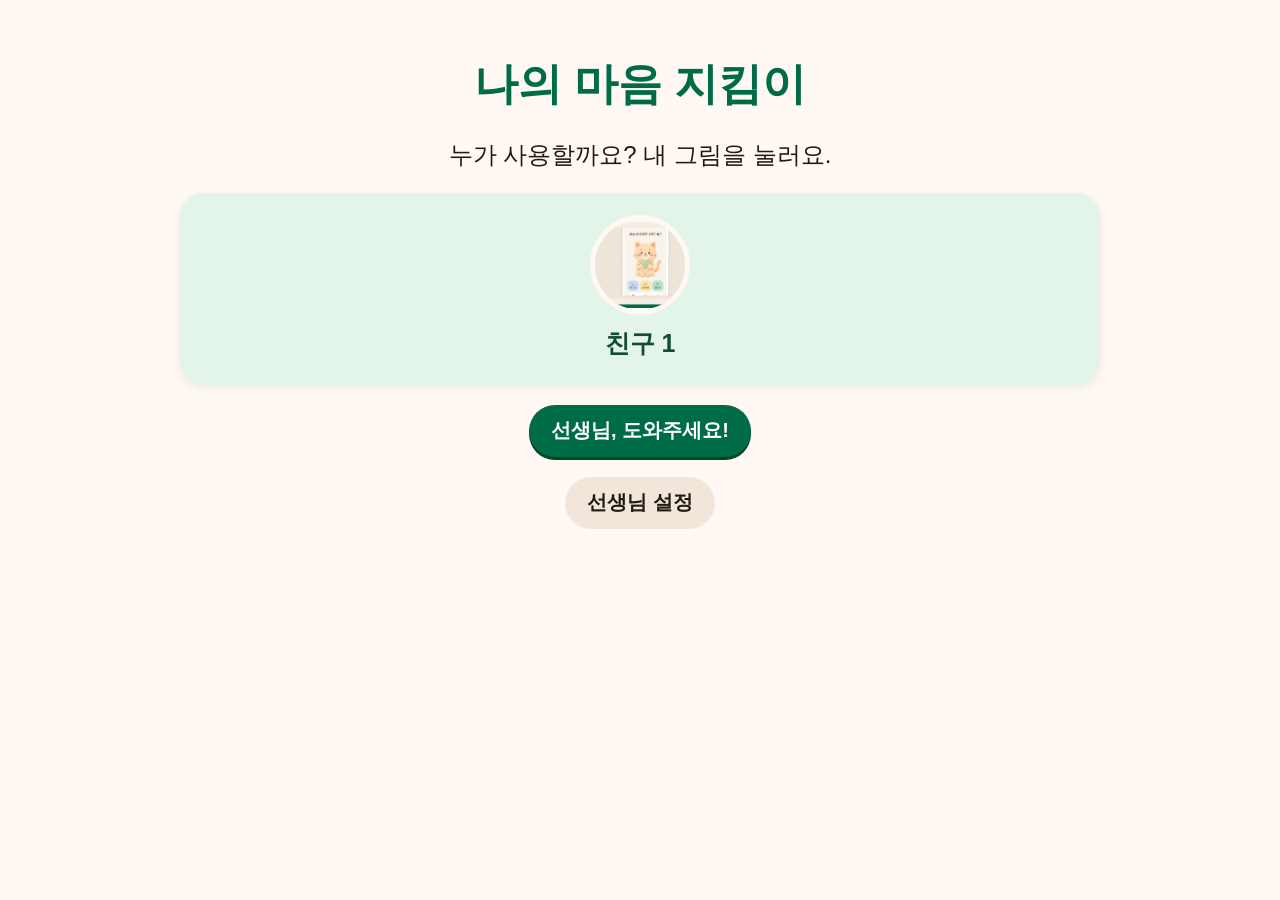
<file: calm.html>
<!DOCTYPE html>

<html lang="ko"><head><meta charset="utf-8"/><meta content="width=device-width, initial-scale=1.0" name="viewport"/><meta content="web_standard" name="shell-type"/>
<style>@layer base{html,body{margin:0;padding:0;}body{overscroll-behavior:none;}main>:first-child{margin-top:0!important;}main>:last-child{margin-bottom:0!important;}}::-webkit-scrollbar{display:none;}</style><title>나의 마음 지킴이 · 마음 쉼터</title><link href="assets/ui.css" rel="stylesheet"/><link href="assets/app.css" rel="stylesheet"/><link href="manifest.webmanifest" rel="manifest"/><meta content="#fff8f3" name="theme-color"/><link href="assets/icon.png" rel="icon"/><script defer="" src="assets/icons.js"></script><script defer="" src="assets/app.js"></script></head><body class="bg-background font-body-md text-on-surface antialiased" data-page="calm"><header class="fixed top-0 w-full z-50 bg-surface/90 backdrop-blur-xl shadow-[0_1px_8px_rgba(0,0,0,0.04)]"><div class="h-24 w-full px-gutter flex items-center justify-between gap-space-md"><div class="flex items-center gap-space-md min-w-0"><a class="flex items-center justify-center w-14 h-14 rounded-2xl bg-surface-container-high hover:bg-surface-container-highest transition-colors flex-shrink-0 text-on-surface" data-path="emotion-home" href="index.html" title="처음으로 가기"><span class="material-symbols-outlined text-3xl">home</span></a><div class="flex items-center gap-space-sm min-w-0"><span class="font-headline-md text-headline-md text-primary tracking-tight truncate hidden sm:inline-block">나의 마음 지킴이</span><span class="font-body-md text-body-md text-on-surface-variant truncate hidden lg:inline-block">내 마음을 알고, 천천히 진정해요!</span></div></div><nav class="hidden xl:flex items-center gap-space-xs bg-surface-container-low p-1.5 rounded-full" data-active-classes="bg-primary-container text-on-primary-container font-label-md text-label-md rounded-2xl shadow-sm"><a class="px-space-md py- space-xs rounded-2xl font-label-md text-label-md text-on-surface-variant hover:text-on-surface transition-all" data-path="emotion-select" href="emotion.html">마음 알아채기</a><a class="px-space-md py- space-xs rounded-2xl font-label-md text-label-md text-on-surface-variant hover:text-on-surface transition-all" data-path="breathing-room" href="breathing.html">천천히 숨쉬기</a><a class="px-space-md py-space-xs rounded-2xl font-label-md text-label-md text-on-surface-variant hover:text-on-surface transition-all" data-path="sensory-calm" href="calm.html">마음 쉼터</a><a class="px-space-md py-space-xs rounded-2xl font-label-md text-label-md text-on-surface-variant hover:text-on-surface transition-all" data-path="my-feelings-record" href="records.html">오늘의 발자국</a></nav><div class="flex items-center gap-space-sm flex-shrink-0"><button class="flex items-center gap-space-xs px-space-md py-space-xs h-14 bg-error-container text-on-error-container rounded-full border-b-4 border-error/30 hover:bg-error-container/80 transition-all active:translate-y-0.5" data-action="help" title="선생님께 도움 요청하기" type="button"><span class="material-symbols-outlined text-2xl">support_agent</span><span class="font-label-md text-label-md">선생님 도와주세요!</span></button><button class="flex items-center justify-center w-14 h-14 rounded-full bg-secondary-fixed text-on-secondary-fixed hover:bg-secondary-fixed-dim transition-colors flex-shrink-0" data-action="guide" title="소리 안내 듣기 / 끄기" type="button"><span class="material-symbols-outlined text-2xl">volume_up</span></button><a class="flex items-center justify-center w-12 h-12 rounded-full bg-surface-container text-on-surface-variant hover:bg-surface-container-high transition-colors flex-shrink-0" data-path="teacher-settings" href="teacher.html" title="선생님 설정"><span class="material-symbols-outlined text-2xl">settings</span></a><img alt="봄이" class="w-8 h-8 rounded-full object-cover" data-original-src="https://lh3.googleusercontent.com/aida-public/[base64]" src="assets/p2-0.png"/></div></div></header><main class="w-full pt-16 bg-surface min-h-[calc(100vh-4rem)] flex flex-col justify-center"><div class="flex flex-col w-full h-[calc(100vh-6rem)] max-h-[calc(100vh-6rem)] overflow-hidden justify-between px-gutter py-space-xs select-none">
<!-- 상단 단계 바 & TTS 음성 안내 바 -->
<section class="flex flex-col gap-space-xs w-full max-w-7xl mx-auto flex-shrink-0">
<div class="flex items-center justify-between gap-space-md">
<!-- 4단계 인디케이터 배지들 -->
<nav aria-label="진정 단계" class="flex items-center gap-space-xs bg-surface-container-low px-space-md py-1.5 rounded-full shadow-sm">
<span class="flex items-center gap-1 px-space-sm py-0.5 rounded-full bg-surface-container text-on-surface-variant font-label-sm text-label-sm opacity-80">
<span class="material-symbols-outlined text-base text-primary">check_circle</span>
          1단계 멈추기
        </span>
<span class="text-outline-variant font-bold">›</span>
<span class="flex items-center gap-1 px-space-sm py-0.5 rounded-full bg-surface-container text-on-surface-variant font-label-sm text-label-sm opacity-80">
<span class="material-symbols-outlined text-base text-primary">check_circle</span>
          2단계 숨쉬기
        </span>
<span class="text-outline-variant font-bold">›</span>
<span class="flex items-center gap-1 px-space-sm py-0.5 rounded-full bg-surface-container text-on-surface-variant font-label-sm text-label-sm opacity-80">
<span class="material-symbols-outlined text-base text-primary">check_circle</span>
          3단계 마음 확인
        </span>
<span class="text-outline-variant font-bold">›</span>
<span class="flex items-center gap-1.5 px-space-md py-1 rounded-full bg-primary-container text-on-primary-container font-label-md text-label-md shadow-sm">
<span class="material-symbols-outlined text-lg animate-pulse">spa</span>
          4단계 마음 진정 중
        </span>
</nav>
<!-- 음성 재생 안내 배너 -->
<button class="flex items-center gap-space-xs px-space-md py-1.5 rounded-full bg-secondary-fixed text-on-secondary-fixed hover:bg-secondary-fixed-dim transition-all shadow-sm active:scale-95 text-left" data-action="guide" id="ttsButton" title="소리로 안내 듣기" type="button">
<span class="material-symbols-outlined text-xl flex-shrink-0 text-secondary">volume_up</span>
<span class="font-body-md text-body-md tracking-tight font-medium">
          "마음을 편안하게 해주는 방법을 골라보세요. 천천히 해도 괜찮아요."
        </span>
</button>
</div>
<!-- 타이틀 & 안내 문구 -->
<div class="flex items-end justify-between px-space-xs pt-1">
<div>
<h1 class="font-headline-lg text-headline-lg text-on-surface tracking-tight flex items-center gap-2">
          마음 쉼터 활동 고르기 
          <span class="text-2xl">🛋️</span>
</h1>
<p class="font-body-md text-body-md text-on-surface-variant">
          지금 내 마음에 가장 필요한 행동을 하나 골라보세요. 고양이 친구 <span class="font-bold text-primary">‘봄이’</span>가 함께해요.
        </p>
</div>
<div class="hidden md:flex items-center gap-1 text-on-surface-variant font-label-sm text-label-sm bg-surface-container px-space-md py-1 rounded-full">
<span class="material-symbols-outlined text-base text-primary">touch_app</span>
        원하는 카드를 톡 터치하세요
      </div>
</div>
</section>
<!-- 진정 활동 선택 카드 그리드 (2행 3열, 터치 친화적 6장) -->
<main class="w-full max-w-7xl mx-auto my-auto flex-shrink-1 flex items-center justify-center">
<div class="grid grid-cols-3 gap-space-md w-full" id="calmOptionsGrid">
<!-- 카드 1: 시원한 물 마시기 -->
<button class="calm-card group text-left relative flex flex-col justify-between p-space-md rounded-2xl bg-surface-container-low hover:bg-surface-container transition-all duration-200 shadow-sm hover:shadow-md cursor-pointer h-36" data-activity="water" data-card-id="water" type="button">
<div class="flex items-start justify-between w-full">
<div class="w-12 h-12 rounded-xl bg-secondary-fixed flex items-center justify-center text-on-secondary-fixed shadow-inner">
<span class="material-symbols-outlined text-3xl">local_drink</span>
</div>
<span class="px-space-sm py-0.5 rounded-full bg-surface-container text-on-surface-variant font-label-sm text-label-sm font-semibold">
            신체 진정
          </span>
</div>
<div>
<div class="font-headline-md text-headline-md text-on-surface flex items-center gap-1.5">
            시원한 물 마시기
          </div>
<p class="font-body-md text-body-md text-on-surface-variant truncate">
            천천히 물 한 잔 마시며 목을 축여요
          </p>
</div>
<div class="check-badge hidden absolute top-3 right-3 w-8 h-8 rounded-full bg-primary-container text-on-primary-container items-center justify-center shadow-md">
<span class="material-symbols-outlined text-xl font-bold">check</span>
</div>
</button>
<!-- 카드 2: 포근한 인형·쿠션 안기 (기본 선택된 대표 상태) -->
<button class="calm-card selected group text-left relative flex flex-col justify-between p-space-md rounded-2xl bg-surface-container-lowest transition-all duration-200 shadow-md ring-4 ring-primary-container scale-[1.02] cursor-pointer h-36" data-activity="doll" data-card-id="doll" type="button">
<div class="flex items-start justify-between w-full">
<div class="w-12 h-12 rounded-xl bg-tertiary-fixed flex items-center justify-center text-on-tertiary-fixed shadow-inner">
<span class="material-symbols-outlined text-3xl">cruelty_free</span>
</div>
<span class="px-space-sm py-0.5 rounded-full bg-tertiary-container text-on-tertiary-container font-label-sm text-label-sm font-semibold">
            감각 안정
          </span>
</div>
<div>
<div class="font-headline-md text-headline-md text-on-surface flex items-center gap-1.5">
            포근한 인형·쿠션 안기 🧸
          </div>
<p class="font-body-md text-body-md text-on-surface-variant truncate">
            부드럽고 푹신한 촉감으로 편안해져요
          </p>
</div>
<div class="check-badge flex absolute top-3 right-3 w-8 h-8 rounded-full bg-primary-container text-on-primary-container items-center justify-center shadow-md">
<span class="material-symbols-outlined text-xl font-bold">check</span>
</div>
</button>
<!-- 카드 3: 조용한 음악 듣기 -->
<button class="calm-card group text-left relative flex flex-col justify-between p-space-md rounded-2xl bg-surface-container-low hover:bg-surface-container transition-all duration-200 shadow-sm hover:shadow-md cursor-pointer h-36" data-activity="music" data-card-id="music" type="button">
<div class="flex items-start justify-between w-full">
<div class="w-12 h-12 rounded-xl bg-secondary-fixed-dim flex items-center justify-center text-on-secondary-fixed shadow-inner">
<span class="material-symbols-outlined text-3xl">headphones</span>
</div>
<span class="px-space-sm py-0.5 rounded-full bg-surface-container text-on-surface-variant font-label-sm text-label-sm font-semibold">
            청각 쉼
          </span>
</div>
<div>
<div class="font-headline-md text-headline-md text-on-surface flex items-center gap-1.5">
            조용한 음악 듣기 🎵
          </div>
<p class="font-body-md text-body-md text-on-surface-variant truncate">
            마음이 편안해지는 잔잔한 소리를 들어요
          </p>
</div>
<div class="check-badge hidden absolute top-3 right-3 w-8 h-8 rounded-full bg-primary-container text-on-primary-container items-center justify-center shadow-md">
<span class="material-symbols-outlined text-xl font-bold">check</span>
</div>
</button>
<!-- 카드 4: 종이에 색칠하기 / 낙서하기 -->
<button class="calm-card group text-left relative flex flex-col justify-between p-space-md rounded-2xl bg-surface-container-low hover:bg-surface-container transition-all duration-200 shadow-sm hover:shadow-md cursor-pointer h-36" data-activity="draw" data-card-id="draw" type="button">
<div class="flex items-start justify-between w-full">
<div class="w-12 h-12 rounded-xl bg-primary-fixed flex items-center justify-center text-on-primary-fixed shadow-inner">
<span class="material-symbols-outlined text-3xl">palette</span>
</div>
<span class="px-space-sm py-0.5 rounded-full bg-surface-container text-on-surface-variant font-label-sm text-label-sm font-semibold">
            창의 표현
          </span>
</div>
<div>
<div class="font-headline-md text-headline-md text-on-surface flex items-center gap-1.5">
            종이에 색칠하기 🎨
          </div>
<p class="font-body-md text-body-md text-on-surface-variant truncate">
            좋아하는 색깔로 자유롭게 끼적여봐요
          </p>
</div>
<div class="check-badge hidden absolute top-3 right-3 w-8 h-8 rounded-full bg-primary-container text-on-primary-container items-center justify-center shadow-md">
<span class="material-symbols-outlined text-xl font-bold">check</span>
</div>
</button>
<!-- 카드 5: 조용한 방에서 쉬기 (타이머) -->
<button class="calm-card group text-left relative flex flex-col justify-between p-space-md rounded-2xl bg-surface-container-low hover:bg-surface-container transition-all duration-200 shadow-sm hover:shadow-md cursor-pointer h-36" data-activity="rest" data-card-id="rest" type="button">
<div class="flex items-start justify-between w-full">
<div class="w-12 h-12 rounded-xl bg-surface-variant flex items-center justify-center text-on-surface-variant shadow-inner">
<span class="material-symbols-outlined text-3xl">hourglass_top</span>
</div>
<span class="px-space-sm py-0.5 rounded-full bg-surface-container text-on-surface-variant font-label-sm text-label-sm font-semibold">
            휴식
          </span>
</div>
<div>
<div class="font-headline-md text-headline-md text-on-surface flex items-center gap-1.5">
            조용한 쉼터 쉬기 ⏳
          </div>
<p class="font-body-md text-body-md text-on-surface-variant truncate">
            1분~3분 동안 조용히 혼자 눈을 감아요
          </p>
</div>
<div class="check-badge hidden absolute top-3 right-3 w-8 h-8 rounded-full bg-primary-container text-on-primary-container items-center justify-center shadow-md">
<span class="material-symbols-outlined text-xl font-bold">check</span>
</div>
</button>
<!-- 카드 6: 가볍게 스트레칭 / 걷기 -->
<button class="calm-card group text-left relative flex flex-col justify-between p-space-md rounded-2xl bg-surface-container-low hover:bg-surface-container transition-all duration-200 shadow-sm hover:shadow-md cursor-pointer h-36" data-activity="stretch" data-card-id="stretch" type="button">
<div class="flex items-start justify-between w-full">
<div class="w-12 h-12 rounded-xl bg-primary-fixed-dim flex items-center justify-center text-on-primary-fixed-variant shadow-inner">
<span class="material-symbols-outlined text-3xl">directions_walk</span>
</div>
<span class="px-space-sm py-0.5 rounded-full bg-surface-container text-on-surface-variant font-label-sm text-label-sm font-semibold">
            신체 움직임
          </span>
</div>
<div>
<div class="font-headline-md text-headline-md text-on-surface flex items-center gap-1.5">
            가볍게 스트레칭 🚶
          </div>
<p class="font-body-md text-body-md text-on-surface-variant truncate">
            어깨를 펴고 팔다리를 부드럽게 뻗어요
          </p>
</div>
<div class="check-badge hidden absolute top-3 right-3 w-8 h-8 rounded-full bg-primary-container text-on-primary-container items-center justify-center shadow-md">
<span class="material-symbols-outlined text-xl font-bold">check</span>
</div>
</button>
</div>
</main>
<!-- 하단 마스코트 도움말 띠 & 행동 내비게이션 바 -->
<footer class="w-full max-w-7xl mx-auto flex flex-col gap-space-xs flex-shrink-0 pt-1">
<!-- 캐릭터 봄이 코멘트 말풍선 -->
<div class="flex items-center gap-space-sm bg-surface-container px-space-md py-1.5 rounded-2xl shadow-sm">
<div class="w-10 h-10 rounded-full bg-primary-fixed flex items-center justify-center text-on-primary-fixed flex-shrink-0 shadow-inner">
<span class="material-symbols-outlined text-2xl">pets</span>
</div>
<div class="flex-1 min-w-0">
<p class="font-body-md text-body-md text-on-surface truncate">
<span class="font-bold text-primary">봄이의 속삭임:</span>
<span id="mascotMessage">"인형을 품에 꼬옥 안으면 쿵쾅거리던 가슴이 천천히 시원해질 거예요."</span>
</p>
</div>
<span class="text-xs px-space-xs py-0.5 rounded bg-surface-container-highest text-on-surface-variant flex-shrink-0 font-medium hidden sm:inline-block">마음 도우미 고양이</span>
</div>
<!-- 3분할 네비게이션 버튼 (이전 / SOS / 선택 완료 시작) -->
<div class="flex items-center justify-between gap-space-md py-1">
<!-- 좌측: 이전 단계 (감정 재확인) -->
<a class="flex items-center justify-center gap-space-xs h-14 px-space-lg rounded-full bg-surface-container-high text-on-surface-variant hover:bg-surface-container-highest hover:text-on-surface transition-all active:scale-95 shadow-sm" data-path="emotion-check" href="check.html">
<span class="material-symbols-outlined text-2xl">arrow_back</span>
<span class="font-label-lg text-label-lg font-bold">이전 단계</span>
</a>
<!-- 중앙: 선생님 도움 요청 SOS (부드러운 에러톤 알약 버튼) -->
<button class="flex items-center justify-center gap-space-xs h-14 px-space-lg rounded-full bg-error-container text-on-error-container hover:bg-error-container/80 transition-all active:scale-95 shadow-sm" data-action="help" type="button">
<span class="material-symbols-outlined text-2xl animate-bounce">sos</span>
<span class="font-label-lg text-label-lg font-bold">선생님께 바로 알리기</span>
</button>
<!-- 우측: 시작하기 Primary 액션 버튼 -->
<a class="flex items-center justify-center gap-space-sm h-14 px-space-xl rounded-full bg-primary-container text-on-primary-container hover:brightness-105 transition-all active:scale-95 shadow-md" href="activity.html" id="startActionBtn">
<span class="font-label-lg text-label-lg font-extrabold" id="actionBtnLabel">포근한 인형 안기 시작하기</span>
<span class="material-symbols-outlined text-2xl font-bold">arrow_forward</span>
</a>
</div>
</footer>
</div>
<script>
  (function initCalmOptionSelector() {
    const cards = document.querySelectorAll('.calm-card');
    const mascotMsg = document.getElementById('mascotMessage');
    const actionBtnLabel = document.getElementById('actionBtnLabel');
    const ttsBtn = document.getElementById('ttsButton');

    const activityData = {
      water: {
        label: '시원한 물 마시기 시작하기',
        mascot: '꿀꺽꿀꺽, 차가운 물이 몸 안을 촉촉하고 시원하게 씻어줄 거예요.',
      },
      doll: {
        label: '포근한 인형 안기 시작하기',
        mascot: '인형을 품에 꼬옥 안으면 쿵쾅거리던 가슴이 천천히 시원해질 거예요.',
      },
      music: {
        label: '조용한 음악 듣기 시작하기',
        mascot: '빗소리처럼 잔잔한 멜로디에 귀를 기울이면 복잡한 생각이 날아가요.',
      },
      draw: {
        label: '종이에 색칠하기 시작하기',
        mascot: '어떤 색이든 괜찮아요! 손을 슥슥 움직이며 마음을 그려보아요.',
      },
      rest: {
        label: '조용한 방 쉬기 시작하기',
        mascot: '모래시계가 다 떨어질 때까지 푹 쉬어요. 아무 말도 안 해도 괜찮아요.',
      },
      stretch: {
        label: '가볍게 스트레칭 시작하기',
        mascot: '기지개를 쭉 펴면 굳어있던 목과 어깨가 한결 가벼워질 거예요.',
      }
    };

    cards.forEach(card => {
      card.addEventListener('click', () => {
        // 기존 선택 해제
        cards.forEach(c => {
          c.classList.remove('selected', 'bg-surface-container-lowest', 'ring-4', 'ring-primary-container', 'scale-[1.02]', 'shadow-md');
          c.classList.add('bg-surface-container-low', 'shadow-sm');
          const badge = c.querySelector('.check-badge');
          if (badge) {
            badge.classList.remove('flex');
            badge.classList.add('hidden');
          }
        });

        // 현재 클릭 카드 활성화
        card.classList.remove('bg-surface-container-low', 'shadow-sm');
        card.classList.add('selected', 'bg-surface-container-lowest', 'ring-4', 'ring-primary-container', 'scale-[1.02]', 'shadow-md');
        
        const badge = card.querySelector('.check-badge');
        if (badge) {
          badge.classList.remove('hidden');
          badge.classList.add('flex');
        }

        const cardId = card.getAttribute('data-card-id');
        if (activityData[cardId]) {
          actionBtnLabel.textContent = activityData[cardId].label;
          mascotMsg.textContent = `"${activityData[cardId].mascot}"`;
        }
      });
    });

    if (ttsBtn) {
      ttsBtn.addEventListener('click', () => {
        ttsBtn.classList.add('ring-2', 'ring-primary');
        setTimeout(() => {
          ttsBtn.classList.remove('ring-2', 'ring-primary');
        }, 1200);
      });
    }
  })();
</script></main><footer class="w-full bg-surface-container-low py-2"><div class="w-full px-gutter flex flex-col md:flex-row items-center justify-between gap-space-md"><div class="flex items-center gap-space-sm"><span class="material-symbols-outlined text-primary text-2xl">pets</span><span class="font-body-md text-body-md text-on-surface-variant">나의 마음 지킴이 • 따뜻하고 편안한 특수교육 정서 지원</span></div><div class="flex items-center gap-space-md"><span class="font-label-sm text-label-sm text-on-surface-variant">괜찮아요, 천천히 말해도 돼요</span></div></div></footer>
</body></html>
</file>
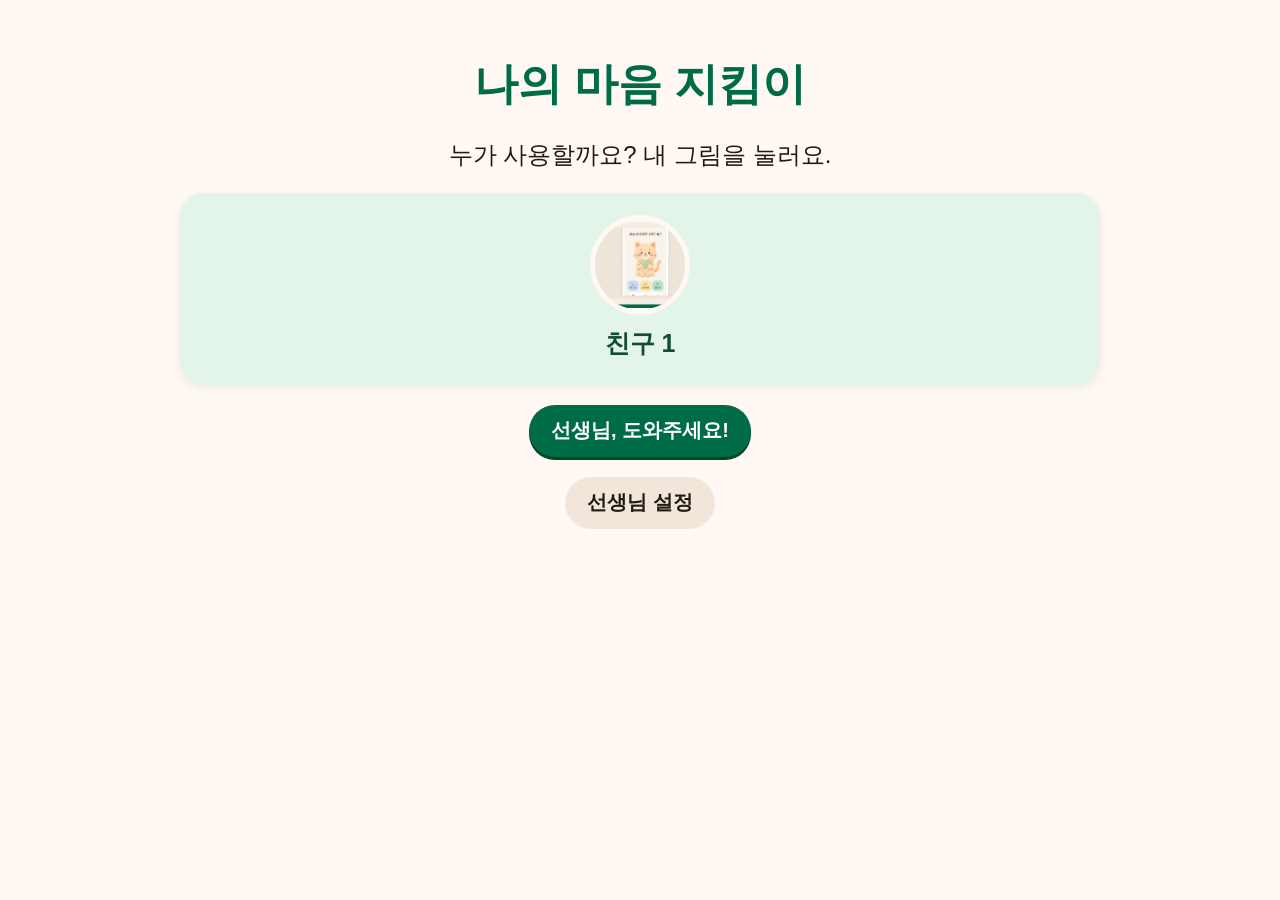
<file: check.html>
<!DOCTYPE html>

<html lang="ko"><head><meta charset="utf-8"/><meta content="width=device-width, initial-scale=1.0" name="viewport"/><meta content="web_standard" name="shell-type"/>
<style>@layer base{html,body{margin:0;padding:0;}body{overscroll-behavior:none;}main>:first-child{margin-top:0!important;}main>:last-child{margin-bottom:0!important;}}::-webkit-scrollbar{display:none;}</style><title>나의 마음 지킴이 · 마음 확인</title><link href="assets/ui.css" rel="stylesheet"/><link href="assets/app.css" rel="stylesheet"/><link href="manifest.webmanifest" rel="manifest"/><meta content="#fff8f3" name="theme-color"/><link href="assets/icon.png" rel="icon"/><script defer="" src="assets/icons.js"></script><script defer="" src="assets/app.js"></script></head><body class="bg-background font-body-md text-on-surface antialiased" data-page="check"><header class="fixed top-0 w-full z-50 bg-surface/90 backdrop-blur-xl shadow-[0_1px_8px_rgba(0,0,0,0.04)]"><div class="h-24 w-full px-gutter flex items-center justify-between gap-space-md"><div class="flex items-center gap-space-md min-w-0"><a class="flex items-center justify-center w-14 h-14 rounded-2xl bg-surface-container-high hover:bg-surface-container-highest transition-colors flex-shrink-0 text-on-surface" data-path="emotion-home" href="index.html" title="처음으로 가기"><span class="material-symbols-outlined text-3xl">home</span></a><div class="flex items-center gap-space-sm min-w-0"><span class="font-headline-md text-headline-md text-primary tracking-tight truncate hidden sm:inline-block">나의 마음 지킴이</span><span class="font-body-md text-body-md text-on-surface-variant truncate hidden lg:inline-block">내 마음을 알고, 천천히 진정해요!</span></div></div><nav class="hidden xl:flex items-center gap-space-xs bg-surface-container-low p-1.5 rounded-full" data-active-classes="bg-primary-container text-on-primary-container font-label-md text-label-md rounded-2xl shadow-sm"><a class="px-space-md py- space-xs rounded-2xl font-label-md text-label-md text-on-surface-variant hover:text-on-surface transition-all" data-path="emotion-select" href="emotion.html">마음 알아채기</a><a class="px-space-md py- space-xs rounded-2xl font-label-md text-label-md text-on-surface-variant hover:text-on-surface transition-all" data-path="breathing-room" href="breathing.html">천천히 숨쉬기</a><a class="px-space-md py-space-xs rounded-2xl font-label-md text-label-md text-on-surface-variant hover:text-on-surface transition-all" data-path="sensory-calm" href="calm.html">마음 쉼터</a><a class="px-space-md py-space-xs rounded-2xl font-label-md text-label-md text-on-surface-variant hover:text-on-surface transition-all" data-path="my-feelings-record" href="records.html">오늘의 발자국</a></nav><div class="flex items-center gap-space-sm flex-shrink-0"><button class="flex items-center gap-space-xs px-space-md py-space-xs h-14 bg-error-container text-on-error-container rounded-full border-b-4 border-error/30 hover:bg-error-container/80 transition-all active:translate-y-0.5" data-action="help" title="선생님께 도움 요청하기" type="button"><span class="material-symbols-outlined text-2xl">support_agent</span><span class="font-label-md text-label-md">선생님 도와주세요!</span></button><button class="flex items-center justify-center w-14 h-14 rounded-full bg-secondary-fixed text-on-secondary-fixed hover:bg-secondary-fixed-dim transition-colors flex-shrink-0" data-action="guide" title="소리 안내 듣기 / 끄기" type="button"><span class="material-symbols-outlined text-2xl">volume_up</span></button><a class="flex items-center justify-center w-12 h-12 rounded-full bg-surface-container text-on-surface-variant hover:bg-surface-container-high transition-colors flex-shrink-0" data-path="teacher-settings" href="teacher.html" title="선생님 설정"><span class="material-symbols-outlined text-2xl">settings</span></a><img alt="봄이" class="w-8 h-8 rounded-full object-cover" data-original-src="https://lh3.googleusercontent.com/aida-public/[base64]" src="assets/p2-0.png"/></div></div></header><main class="w-full pt-16 bg-surface min-h-[calc(100vh-4rem)] flex flex-col justify-center"><div class="flex flex-col w-full h-[calc(100vh-6rem)] overflow-hidden justify-between px-margin py-space-sm select-none">
<!-- Top Stepper & Friendly Audio Instruction Bar -->
<div class="flex flex-col gap-space-xs">
<!-- Stepper Navigation Pill -->
<div class="flex items-center justify-between bg-surface-container-low px-space-md py-space-xs rounded-full shadow-sm">
<div class="flex items-center gap-space-sm">
<!-- Step 1: Done -->
<div class="flex items-center gap-space-xs bg-primary/10 text-primary px-space-sm py-1 rounded-full">
<span class="material-symbols-outlined text-lg" style="font-variation-settings: 'FILL' 1;">check_circle</span>
<span class="font-label-sm text-label-sm">1단계 멈추기</span>
</div>
<span class="text-outline-variant font-label-sm">➔</span>
<!-- Step 2: Done -->
<div class="flex items-center gap-space-xs bg-primary/10 text-primary px-space-sm py-1 rounded-full">
<span class="material-symbols-outlined text-lg" style="font-variation-settings: 'FILL' 1;">check_circle</span>
<span class="font-label-sm text-label-sm">2단계 숨쉬기</span>
</div>
<span class="text-outline-variant font-label-sm">➔</span>
<!-- Step 3: Current -->
<div class="flex items-center gap-space-xs bg-primary text-on-primary px-space-md py-1 rounded-full shadow-sm animate-pulse">
<span class="material-symbols-outlined text-lg" style="font-variation-settings: 'FILL' 1;">eco</span>
<span class="font-label-md text-label-md">3단계 마음 확인</span>
</div>
</div>
<!-- Compact Audio Voice Hint -->
<button class="flex items-center gap-space-xs bg-secondary-fixed text-on-secondary-fixed px-space-md py-1.5 rounded-full hover:bg-secondary-fixed-dim transition-all shadow-sm active:scale-95" onclick="playVoicePrompt()" title="소리 안내 듣기">
<span class="material-symbols-outlined text-xl" style="font-variation-settings: 'FILL' 1;">volume_up</span>
<span class="font-label-sm text-label-sm truncate">“숨을 고르고 난 뒤, 지금 내 마음은 어떤가요?”</span>
</button>
</div>
<!-- Screen Title Bar -->
<div class="flex items-center justify-between px-space-xs mt-1">
<div>
<h1 class="font-headline-lg text-headline-lg text-on-surface tracking-tight flex items-center gap-space-xs">
          지금은 마음이 어떤가요?
          <span class="text-primary font-headline-md text-headline-md">🌱</span>
</h1>
<p class="font-body-md text-body-md text-on-surface-variant">
          솔직하게 골라도 괜찮아요. 무조건 다 나아지지 않아도 괜찮아요.
        </p>
</div>
<!-- Mascot Mini Encouragement Badge -->
<div class="flex items-center gap-space-xs bg-surface-container px-space-md py-2 rounded-2xl shadow-sm">
<span class="material-symbols-outlined text-primary text-2xl" style="font-variation-settings: 'FILL' 1;">pets</span>
<span class="font-label-sm text-label-sm text-on-surface">선생님과 고양이 친구가 기다리고 있어요</span>
</div>
</div>
</div>
<!-- Central 3 Big Re-Check Emotion Cards -->
<div class="grid grid-cols-3 gap-space-md my-space-xs items-stretch h-[290px]">
<!-- Card 1: 아직 많이 화나요 -->
<button class="emotion-card group relative flex flex-col justify-between p-space-md rounded-lg bg-surface-container-low text-left transition-all duration-200 shadow-md hover:shadow-xl active:scale-[0.98] border-none" id="emotion-card-1" onclick="selectEmotion(1)">
<div class="flex items-start justify-between w-full">
<div class="flex items-center gap-2">
<span class="inline-flex items-center justify-center w-8 h-8 rounded-full bg-error-container text-on-error-container font-label-md text-label-md">1</span>
<span class="px-2.5 py-0.5 rounded-full bg-error-container text-on-error-container font-label-sm text-label-sm">숨 더 쉬기 필요</span>
</div>
<div class="status-indicator w-7 h-7 rounded-full bg-surface-container-highest flex items-center justify-center text-on-surface-variant transition-colors">
<span class="material-symbols-outlined text-lg">check</span>
</div>
</div>
<div class="flex items-center gap-space-sm my-auto">
<div class="w-24 h-24 rounded-2xl bg-error-container/40 overflow-hidden flex-shrink-0 flex items-center justify-center shadow-inner">
<img alt="봄이 고양이 그림" class="w-full h-full object-cover" data-alt="Chubby friendly orange tabby cat sitting with cheeks puffed out slightly, taking slow heavy breaths with a glowing warm rose heart hovering softly, gentle picture-book style illustration for neurodiverse children" data-original-src="https://lh3.googleusercontent.com/aida-public/[base64]" src="assets/p4-1.png"/>
</div>
<div class="min-w-0">
<h2 class="font-headline-md text-headline-md text-on-surface tracking-tight leading-tight">아직 많이 화나요</h2>
<p class="font-body-md text-body-md text-on-surface-variant mt-1">괜찮아요, 천천히 더 진정해도 돼요.</p>
</div>
</div>
<div class="w-full bg-surface-container px-space-sm py-1.5 rounded-full text-center">
<span class="font-label-sm text-label-sm text-on-surface-variant">추천: [숨 더 쉬기] 또는 [도움 받기]</span>
</div>
</button>
<!-- Card 2: 조금 나아졌어요 -->
<button class="emotion-card group relative flex flex-col justify-between p-space-md rounded-lg bg-surface-container-low text-left transition-all duration-200 shadow-md hover:shadow-xl active:scale-[0.98] border-none" id="emotion-card-2" onclick="selectEmotion(2)">
<div class="flex items-start justify-between w-full">
<div class="flex items-center gap-2">
<span class="inline-flex items-center justify-center w-8 h-8 rounded-full bg-secondary-fixed text-on-secondary-fixed font-label-md text-label-md">2</span>
<span class="px-2.5 py-0.5 rounded-full bg-secondary-fixed text-on-secondary-fixed font-label-sm text-label-sm">마음 풀리는 중</span>
</div>
<div class="status-indicator w-7 h-7 rounded-full bg-surface-container-highest flex items-center justify-center text-on-surface-variant transition-colors">
<span class="material-symbols-outlined text-lg">check</span>
</div>
</div>
<div class="flex items-center gap-space-sm my-auto">
<div class="w-24 h-24 rounded-2xl bg-secondary-fixed/40 overflow-hidden flex-shrink-0 flex items-center justify-center shadow-inner">
<img alt="봄이 고양이 그림" class="w-full h-full object-cover" data-alt="Comfortable calico cat gently tucking paws together, giving a tender relaxed smile under warm golden sunlight beams, heartwarming soft pastel palette children's picture book illustration" data-original-src="https://lh3.googleusercontent.com/aida-public/[base64]" src="assets/p4-2.png"/>
</div>
<div class="min-w-0">
<h2 class="font-headline-md text-headline-md text-on-surface tracking-tight leading-tight">조금 나아졌어요</h2>
<p class="font-body-md text-body-md text-on-surface-variant mt-1">마음이 조금씩 풀리고 있어요.</p>
</div>
</div>
<div class="w-full bg-surface-container px-space-sm py-1.5 rounded-full text-center">
<span class="font-label-sm text-label-sm text-on-surface-variant">추천: [마음 진정 활동하기]</span>
</div>
</button>
<!-- Card 3: 괜찮아졌어요 -->
<button class="emotion-card group relative flex flex-col justify-between p-space-md rounded-lg bg-surface-container-low text-left transition-all duration-200 shadow-md hover:shadow-xl active:scale-[0.98] border-none" id="emotion-card-3" onclick="selectEmotion(3)">
<div class="flex items-start justify-between w-full">
<div class="flex items-center gap-2">
<span class="inline-flex items-center justify-center w-8 h-8 rounded-full bg-primary-fixed text-on-primary-fixed font-label-md text-label-md">3</span>
<span class="px-2.5 py-0.5 rounded-full bg-primary-fixed text-on-primary-fixed font-label-sm text-label-sm">편안하고 차분함</span>
</div>
<div class="status-indicator w-7 h-7 rounded-full bg-surface-container-highest flex items-center justify-center text-on-surface-variant transition-colors">
<span class="material-symbols-outlined text-lg">check</span>
</div>
</div>
<div class="flex items-center gap-space-sm my-auto">
<div class="w-24 h-24 rounded-2xl bg-primary-fixed/40 overflow-hidden flex-shrink-0 flex items-center justify-center shadow-inner">
<img alt="봄이 고양이 그림" class="w-full h-full object-cover" data-alt="Bright happy cream cat holding a sprig of mint blossom, cheerful sparkling eyes and a soft peaceful aura, comforting soft colors special education illustration" data-original-src="https://lh3.googleusercontent.com/aida-public/[base64]" src="assets/p4-3.png"/>
</div>
<div class="min-w-0">
<h2 class="font-headline-md text-headline-md text-on-surface tracking-tight leading-tight">괜찮아졌어요</h2>
<p class="font-body-md text-body-md text-on-surface-variant mt-1">마음이 편안하고 차분해졌어요!</p>
</div>
</div>
<div class="w-full bg-surface-container px-space-sm py-1.5 rounded-full text-center">
<span class="font-label-sm text-label-sm text-on-surface-variant">추천: [활동 완료하고 스탬프 받기]</span>
</div>
</button>
</div>
<!-- Dynamic Responsive Action Pathway Banner -->
<div class="bg-surface-container px-space-md py-space-sm rounded-lg shadow-sm transition-all duration-300" id="pathway-container">
<!-- Pathway State 1 (Default / Still Upset) -->
<div class="pathway-item flex items-center justify-between gap-space-md" id="pathway-content-1">
<div class="flex items-center gap-space-sm">
<div class="w-12 h-12 rounded-full bg-error-container text-on-error-container flex items-center justify-center flex-shrink-0">
<span class="material-symbols-outlined text-2xl" style="font-variation-settings: 'FILL' 1;">self_improvement</span>
</div>
<div>
<span class="font-label-lg text-label-lg text-on-surface block">아직 속상해도 정말 괜찮아요. 천천히 가요.</span>
<span class="font-body-md text-body-md text-on-surface-variant">호흡을 몇 번 더 하거나, 선생님과 편안하게 이야기 나눌 수 있어요.</span>
</div>
</div>
<div class="flex items-center gap-space-xs flex-shrink-0">
<button class="px-space-md py-2 bg-surface text-on-surface rounded-full font-label-md text-label-md shadow-sm hover:bg-surface-container-high transition-colors" data-go="breathing.html">
          다시 심호흡하기
        </button>
<button class="px-space-md py-2 bg-error-container text-on-error-container rounded-full font-label-md text-label-md shadow-sm hover:bg-error-container/80 transition-colors" data-go="calm.html">
          마음 쉼터 가기
        </button>
</div>
</div>
<!-- Pathway State 2 (Better) -->
<div class="pathway-item hidden flex items-center justify-between gap-space-md" id="pathway-content-2">
<div class="flex items-center gap-space-sm">
<div class="w-12 h-12 rounded-full bg-secondary-fixed text-on-secondary-fixed flex items-center justify-center flex-shrink-0">
<span class="material-symbols-outlined text-2xl" style="font-variation-settings: 'FILL' 1;">spa</span>
</div>
<div>
<span class="font-label-lg text-label-lg text-on-surface block">마음이 조금씩 부드러워지고 있군요!</span>
<span class="font-body-md text-body-md text-on-surface-variant">음악을 듣거나 그림을 그리며 마음을 더 맑게 만들어볼까요?</span>
</div>
</div>
<div class="flex items-center gap-space-xs flex-shrink-0">
<button class="px-space-md py-2 bg-secondary text-on-secondary rounded-full font-label-md text-label-md shadow-sm hover:bg-secondary/90 transition-colors" data-go="calm.html">
          마음 진정 방법 고르기
        </button>
</div>
</div>
<!-- Pathway State 3 (Peaceful) -->
<div class="pathway-item hidden flex items-center justify-between gap-space-md" id="pathway-content-3">
<div class="flex items-center gap-space-sm">
<div class="w-12 h-12 rounded-full bg-primary-fixed text-on-primary-fixed flex items-center justify-center flex-shrink-0">
<span class="material-symbols-outlined text-2xl" style="font-variation-settings: 'FILL' 1;">sentiment_very_satisfied</span>
</div>
<div>
<span class="font-label-lg text-label-lg text-on-surface block">와, 스스로 마음을 지켜낸 멋진 순간이에요! 칭찬해요!</span>
<span class="font-body-md text-body-md text-on-surface-variant">오늘의 발자국에 예쁜 칭찬 스탬프를 찍고 선생님께 알려요.</span>
</div>
</div>
<div class="flex items-center gap-space-xs flex-shrink-0">
<button class="px-space-md py-2 bg-primary text-on-primary rounded-full font-label-md text-label-md shadow-sm hover:bg-primary/90 transition-colors" data-action="finish">
          참 잘했어요 스탬프 받기
        </button>
</div>
</div>
</div>
<!-- Bottom Touch-Friendly Control Bar -->
<div class="flex items-center justify-between gap-space-md pt-2 pb-1">
<!-- Back to Step 2 Breathing -->
<a class="h-16 px-space-lg flex items-center gap-space-xs bg-surface-container hover:bg-surface-container-high text-on-surface rounded-full shadow-sm active:scale-95 transition-all" data-path="breathing-room" href="breathing.html">
<span class="material-symbols-outlined text-2xl">arrow_back</span>
<span class="font-label-lg text-label-lg">2단계 숨쉬기로 돌아가기</span>
</a>
<!-- Always Present Safe Teacher Call -->
<button class="h-16 px-space-lg flex items-center gap-space-xs bg-error-container text-on-error-container rounded-full shadow-md hover:bg-error-container/85 active:scale-95 transition-all" data-go="aac.html" type="button"><span class="material-symbols-outlined text-xl">chat_bubble</span><span>선생님께 말하기</span></button>
<!-- Next Step CTA -->
<a class="h-16 px-space-xl flex items-center gap-space-xs bg-primary text-on-primary rounded-full shadow-lg hover:bg-primary/90 active:scale-95 transition-all" href="calm.html" id="btn-next-step">
<span class="font-label-lg text-label-lg">다음 단계로 가기</span>
<span class="material-symbols-outlined text-2xl">arrow_forward</span>
</a>
</div>
</div>
<script>
  let currentSelection = 2;

  function selectEmotion(index) {
    currentSelection = index;

    // Reset all cards styling
    for (let i = 1; i <= 3; i++) {
      const card = document.getElementById(`emotion-card-${i}`);
      const indicator = card.querySelector('.status-indicator');
      const icon = indicator.querySelector('.material-symbols-outlined');
      const pathway = document.getElementById(`pathway-content-${i}`);

      if (i === index) {
        // Active state
        card.classList.remove('bg-surface-container-low');
        if (i === 1) {
          card.classList.add('bg-error-container/20', 'shadow-xl', 'scale-[1.02]');
        } else if (i === 2) {
          card.classList.add('bg-secondary-fixed/30', 'shadow-xl', 'scale-[1.02]');
        } else {
          card.classList.add('bg-primary-fixed/30', 'shadow-xl', 'scale-[1.02]');
        }
        indicator.classList.remove('bg-surface-container-highest', 'text-on-surface-variant');
        indicator.classList.add('bg-primary', 'text-on-primary');
        icon.style.fontVariationSettings = "'FILL' 1";
        
        pathway.classList.remove('hidden');
        pathway.classList.add('flex');
      } else {
        // Inactive state
        card.classList.remove('bg-error-container/20', 'bg-secondary-fixed/30', 'bg-primary-fixed/30', 'shadow-xl', 'scale-[1.02]');
        card.classList.add('bg-surface-container-low');
        indicator.classList.remove('bg-primary', 'text-on-primary');
        indicator.classList.add('bg-surface-container-highest', 'text-on-surface-variant');
        icon.style.fontVariationSettings = "'FILL' 0";

        pathway.classList.remove('flex');
        pathway.classList.add('hidden');
      }
    }

    // Dynamic destination update for next step
    const nextBtn = document.getElementById('btn-next-step');
    if (index === 1) {
      nextBtn.setAttribute('data-path', 'breathing-room');
      nextBtn.querySelector('span:first-child').innerText = '더 숨쉬러 가기';
    } else if (index === 2) {
      nextBtn.setAttribute('data-path', 'sensory-calm');
      nextBtn.querySelector('span:first-child').innerText = '마음 쉼터 가기';
    } else {
      nextBtn.setAttribute('data-path', 'my-feelings-record');
      nextBtn.querySelector('span:first-child').innerText = '발자국 기록하기';
    }
  }

  function playVoicePrompt() {
    if ('speechSynthesis' in window) {
      window.speechSynthesis.cancel();
      const utterance = new SpeechSynthesisUtterance('숨을 고르고 난 뒤, 지금 내 마음은 어떤지 천천히 느껴봐요. 솔직하게 골라도 괜찮아요.');
      utterance.lang = 'ko-KR';
      utterance.rate = 0.85;
      utterance.pitch = 1.1;
      window.speechSynthesis.speak(utterance);
    }
  }

  function requestTeacherCall() {
    alert('선생님께 알림을 전송했습니다. 고양이 친구와 잠시만 편안하게 기다려주세요.');
  }

  // Set default selection on initial load
  selectEmotion(2);
</script></main><footer class="w-full bg-surface-container-low py-2"><div class="w-full px-gutter flex flex-col md:flex-row items-center justify-between gap-space-md"><div class="flex items-center gap-space-sm"><span class="material-symbols-outlined text-primary text-2xl">pets</span><span class="font-body-md text-body-md text-on-surface-variant">나의 마음 지킴이 • 따뜻하고 편안한 특수교육 정서 지원</span></div><div class="flex items-center gap-space-md"><span class="font-label-sm text-label-sm text-on-surface-variant">괜찮아요, 천천히 말해도 돼요</span></div></div></footer>
</body></html>
</file>
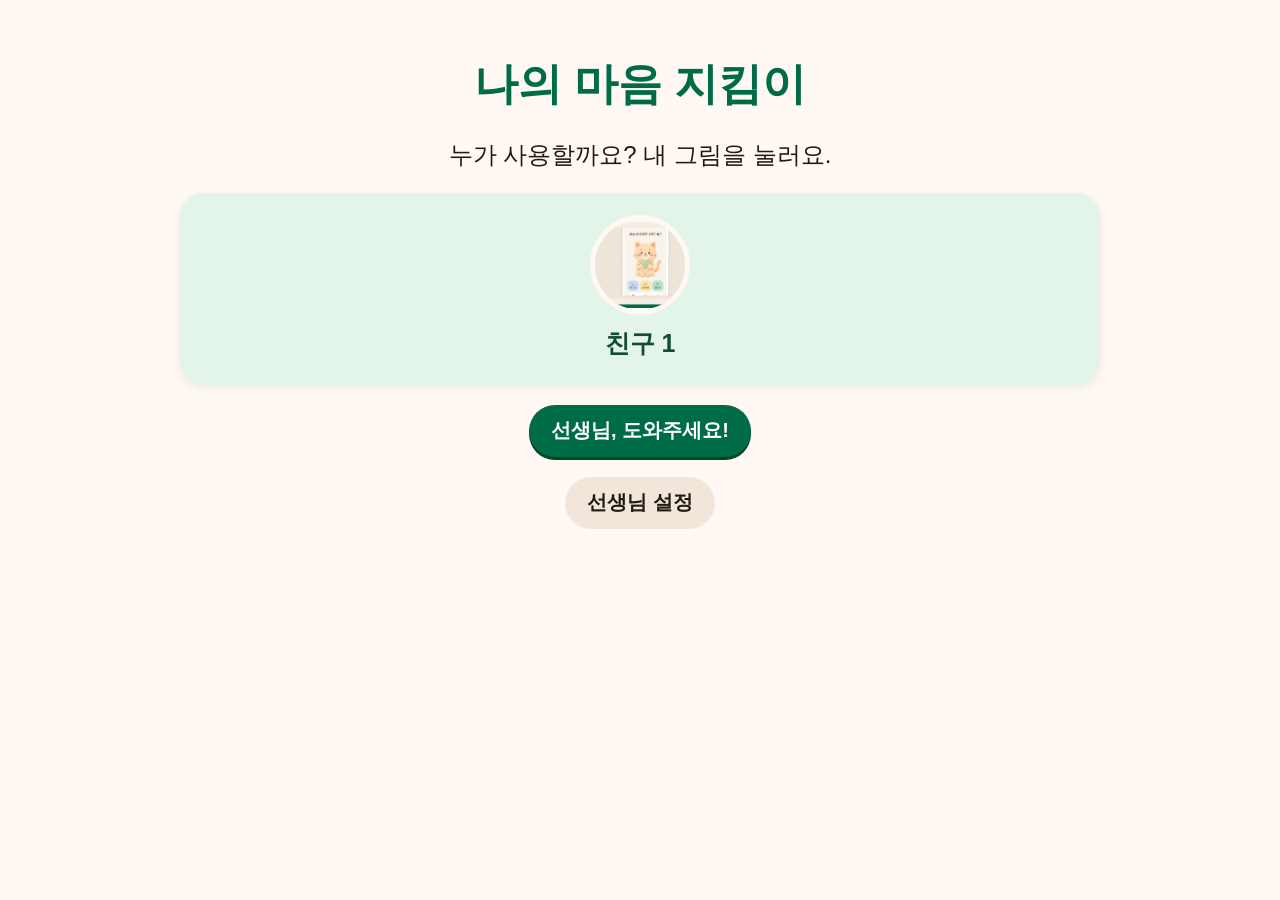
<file: complete.html>
<!DOCTYPE html>

<html lang="ko"><head><meta charset="utf-8"/><meta content="width=device-width, initial-scale=1.0" name="viewport"/><meta content="web_standard" name="shell-type"/>
<style>@layer base{html,body{margin:0;padding:0;}body{overscroll-behavior:none;}main>:first-child{margin-top:0!important;}main>:last-child{margin-bottom:0!important;}}::-webkit-scrollbar{display:none;}</style><title>나의 마음 지킴이 · 활동 완료</title><link href="assets/ui.css" rel="stylesheet"/><link href="assets/app.css" rel="stylesheet"/><link href="manifest.webmanifest" rel="manifest"/><meta content="#fff8f3" name="theme-color"/><link href="assets/icon.png" rel="icon"/><script defer="" src="assets/icons.js"></script><script defer="" src="assets/app.js"></script></head><body class="bg-background font-body-md text-on-surface antialiased" data-page="complete"><header class="fixed top-0 w-full z-50 bg-surface/90 backdrop-blur-xl shadow-[0_1px_8px_rgba(0,0,0,0.04)]"><div class="h-24 w-full px-gutter flex items-center justify-between gap-space-md"><div class="flex items-center gap-space-md min-w-0"><a class="flex items-center justify-center w-14 h-14 rounded-2xl bg-surface-container-high hover:bg-surface-container-highest transition-colors flex-shrink-0 text-on-surface" data-path="emotion-home" href="index.html" title="처음으로 가기"><span class="material-symbols-outlined text-3xl">home</span></a><div class="flex items-center gap-space-sm min-w-0"><span class="font-headline-md text-headline-md text-primary tracking-tight truncate hidden sm:inline-block">나의 마음 지킴이</span><span class="font-body-md text-body-md text-on-surface-variant truncate hidden lg:inline-block">내 마음을 알고, 천천히 진정해요!</span></div></div><nav class="hidden xl:flex items-center gap-space-xs bg-surface-container-low p-1.5 rounded-full" data-active-classes="bg-primary-container text-on-primary-container font-label-md text-label-md rounded-2xl shadow-sm"><a class="px-space-md py- space-xs rounded-2xl font-label-md text-label-md text-on-surface-variant hover:text-on-surface transition-all" data-path="emotion-select" href="emotion.html">마음 알아채기</a><a class="px-space-md py- space-xs rounded-2xl font-label-md text-label-md text-on-surface-variant hover:text-on-surface transition-all" data-path="breathing-room" href="breathing.html">천천히 숨쉬기</a><a class="px-space-md py-space-xs rounded-2xl font-label-md text-label-md text-on-surface-variant hover:text-on-surface transition-all" data-path="sensory-calm" href="calm.html">마음 쉼터</a><a class="px-space-md py-space-xs rounded-2xl font-label-md text-label-md text-on-surface-variant hover:text-on-surface transition-all" data-path="my-feelings-record" href="records.html">오늘의 발자국</a></nav><div class="flex items-center gap-space-sm flex-shrink-0"><button class="flex items-center gap-space-xs px-space-md py-space-xs h-14 bg-error-container text-on-error-container rounded-full border-b-4 border-error/30 hover:bg-error-container/80 transition-all active:translate-y-0.5" data-action="help" title="선생님께 도움 요청하기" type="button"><span class="material-symbols-outlined text-2xl">support_agent</span><span class="font-label-md text-label-md">선생님 도와주세요!</span></button><button class="flex items-center justify-center w-14 h-14 rounded-full bg-secondary-fixed text-on-secondary-fixed hover:bg-secondary-fixed-dim transition-colors flex-shrink-0" data-action="guide" title="소리 안내 듣기 / 끄기" type="button"><span class="material-symbols-outlined text-2xl">volume_up</span></button><a class="flex items-center justify-center w-12 h-12 rounded-full bg-surface-container text-on-surface-variant hover:bg-surface-container-high transition-colors flex-shrink-0" data-path="teacher-settings" href="teacher.html" title="선생님 설정"><span class="material-symbols-outlined text-2xl">settings</span></a><img alt="봄이" class="w-8 h-8 rounded-full object-cover" data-original-src="https://lh3.googleusercontent.com/aida-public/[base64]" src="assets/p2-0.png"/></div></div></header><main class="w-full pt-16 bg-surface min-h-[calc(100vh-4rem)] flex flex-col justify-center"><div class="flex flex-col w-full h-[calc(100vh-6.5rem)] max-h-[860px] justify-between px-gutter py-space-xs overflow-hidden select-none">
<!-- 1. Top Steps Indicator & Voice TTS Bar -->
<div class="flex flex-col gap-space-xs flex-shrink-0">
<!-- Stepper Pipeline -->
<div class="flex items-center justify-between bg-surface-container-low px-space-md py-1.5 rounded-full shadow-sm">
<div class="flex items-center gap-2" id="completedSteps">
<span class="flex items-center gap-1 px-3 py-1 bg-surface-container-highest text-on-surface-variant font-label-sm text-label-sm rounded-full">
<span class="material-symbols-outlined text-base text-primary">check_circle</span>
          1단계 멈추기
        </span>
<span class="material-symbols-outlined text-sm text-outline-variant">arrow_forward_ios</span>
<span class="flex items-center gap-1 px-3 py-1 bg-surface-container-highest text-on-surface-variant font-label-sm text-label-sm rounded-full">
<span class="material-symbols-outlined text-base text-primary">check_circle</span>
          2단계 숨쉬기
        </span>
<span class="material-symbols-outlined text-sm text-outline-variant">arrow_forward_ios</span>
<span class="flex items-center gap-1 px-3 py-1 bg-surface-container-highest text-on-surface-variant font-label-sm text-label-sm rounded-full">
<span class="material-symbols-outlined text-base text-primary">check_circle</span>
          3단계 마음 확인
        </span>
<span class="material-symbols-outlined text-sm text-outline-variant">arrow_forward_ios</span>
<span class="flex items-center gap-1 px-3 py-1 bg-surface-container-highest text-on-surface-variant font-label-sm text-label-sm rounded-full">
<span class="material-symbols-outlined text-base text-primary">check_circle</span>
          4단계 마음 진정
        </span>
</div>
<div class="flex items-center gap-1.5 px-4 py-1.5 bg-primary-container text-on-primary-container rounded-full font-label-md text-label-md shadow-sm">
<span class="material-symbols-outlined text-xl" style="font-variation-settings: 'FILL' 1;">stars</span>
<span>축하해요! 활동 완료</span>
<span class="text-xs bg-surface-container-lowest/80 text-primary font-bold px-2 py-0.5 rounded-full ml-1">MISSION CLEAR</span>
</div>
</div>
<!-- TTS Voice Guidance Bar -->
<div class="flex items-center justify-between bg-surface-container px-space-md py-2 rounded-2xl shadow-sm">
<div class="flex items-center gap-space-sm min-w-0">
<button class="w-10 h-10 rounded-full bg-secondary-fixed text-on-secondary-fixed flex items-center justify-center flex-shrink-0 hover:bg-secondary-fixed-dim transition-colors" data-action="guide" id="tts-audio-btn" title="음성 안내 다시 듣기" type="button">
<span class="material-symbols-outlined text-2xl">volume_up</span>
</button>
<p class="font-body-md text-body-md text-on-surface truncate">
<span class="font-bold text-primary">봄이:</span>내 마음을 돌보려고 노력했어요. 도움을 요청하는 것도 멋진 일이에요.</p>
</div>
<span class="hidden sm:inline-flex items-center gap-1 px-2.5 py-1 bg-surface-container-lowest text-on-surface-variant font-label-sm text-label-sm rounded-full flex-shrink-0">
<span class="w-2 h-2 rounded-full bg-primary-container animate-pulse"></span>내 마음을 돌봤어요</span>
</div>
</div>
<!-- 2. Main Middle Area: Celebration (Left) & Stamp Board (Right) -->
<div class="grid grid-cols-1 lg:grid-cols-12 gap-space-md items-stretch my-auto flex-1 min-h-0 py-space-xs">
<!-- Left Hero Card: Celebration & Cat Mascot '봄이' -->
<div class="lg:col-span-6 flex flex-col justify-between bg-surface-container-lowest p-space-md rounded-3xl shadow-sm relative overflow-hidden">
<!-- Decorative Confetti / Aura Background Elements -->
<div class="absolute -top-10 -right-10 w-44 h-44 rounded-full bg-primary-fixed/30 blur-2xl pointer-events-none"></div>
<div class="absolute -bottom-8 -left-8 w-36 h-36 rounded-full bg-secondary-fixed/40 blur-xl pointer-events-none"></div>
<!-- Mascot & Congratulation Speech Header -->
<div class="flex items-center gap-space-md z-10">
<!-- Cat Mascot Photo / Avatar -->
<div class="relative flex-shrink-0">
<img alt="봄이 고양이 그림" class="w-24 h-24 sm:w-28 sm:h-28 rounded-3xl object-cover bg-surface-container-low shadow-sm" data-alt="Warm and adorable illustrated Korean calico cat mascot wearing a mint green cape and golden champion badge, clapping paws happily with joyful expression, gentle picture book style, pastel colors, soft edges" data-original-src="https://lh3.googleusercontent.com/aida-public/[base64]" src="assets/p6-1.png"/>
<span class="absolute -bottom-2 -right-2 bg-primary text-on-primary text-xs font-bold px-2 py-0.5 rounded-full flex items-center gap-0.5 shadow-sm">
<span class="material-symbols-outlined text-sm" style="font-variation-settings: 'FILL' 1;">favorite</span>
            봄이
          </span>
</div>
<div class="flex flex-col min-w-0">
<div class="inline-flex items-center gap-1.5 px-3 py-1 bg-surface-container-low text-primary font-label-sm text-label-sm rounded-full w-fit mb-1">
<span class="material-symbols-outlined text-sm" style="font-variation-settings: 'FILL' 1;">verified</span>
            봄이와 함께 해냈어요!
          </div>
<h1 class="font-headline-lg text-headline-lg text-on-surface leading-tight">
            참 잘했어요, <br/><span class="text-primary underline decoration-primary-container decoration-4">나의 멋진 마음!</span> 🌸
          </h1>
</div>
</div>
<!-- Descriptive Feedback Bubble -->
<div class="bg-surface-container-low p-space-sm rounded-2xl z-10 my-2">
<p class="font-body-md text-body-md text-on-surface-variant leading-relaxed" id="completionMessage">내 마음을 돌보려고 노력했어요. 도움을 요청하고 쉬어 가는 것도 멋진 일이에요.</p>
</div>
<!-- Medal & Reward Badge Section -->
<div class="flex items-center justify-between bg-surface-container px-space-md py-2.5 rounded-2xl z-10">
<div class="flex items-center gap-space-sm">
<div class="w-12 h-12 rounded-2xl bg-primary-fixed flex items-center justify-center text-on-primary-fixed shadow-sm flex-shrink-0">
<span class="material-symbols-outlined text-3xl" style="font-variation-settings: 'FILL' 1;">military_tech</span>
</div>
<div>
<div class="font-label-lg text-label-lg text-on-surface">오늘의 마음 지킴이</div>
<div class="font-body-md text-label-sm text-on-surface-variant">마음을 돌보는 노력에 박수!</div>
</div>
</div>
<div class="flex items-center gap-1 px-3 py-1.5 bg-surface-container-lowest text-primary font-label-md text-label-md rounded-xl shadow-sm">
<span>발자국 +1</span>
<span class="material-symbols-outlined text-base text-primary-container" style="font-variation-settings: 'FILL' 1;">spa</span>
</div>
</div>
</div>
<!-- Right Board: Today's Stamp Collection Board (오늘의 마음 발자국) -->
<div class="lg:col-span-6 flex flex-col justify-between bg-surface-container-lowest p-space-md rounded-3xl shadow-sm relative overflow-hidden">
<!-- Title & Progress Header -->
<div class="flex items-center justify-between pb-space-xs">
<div class="flex items-center gap-2">
<span class="material-symbols-outlined text-primary text-2xl" style="font-variation-settings: 'FILL' 1;">pets</span>
<h2 class="font-headline-md text-headline-md text-on-surface">오늘 모은 발자국 스탬프 🐾</h2>
</div>
<span class="font-label-sm text-label-sm bg-surface-container-high px-3 py-1 rounded-full text-on-surface" id="stampSummary">
          이번 주 5칸 중 <span class="text-primary font-bold">4개 완성</span>
</span>
</div>
<!-- Stamp Cards Grid: 5 Slots -->
<div class="grid grid-cols-5 gap-2 my-auto py-2" id="stampBoard"></div>
<!-- Stamp Tree Progress Banner -->
<div class="flex items-center gap-space-sm bg-surface-container-low px-space-md py-2.5 rounded-2xl">
<span class="material-symbols-outlined text-2xl text-primary flex-shrink-0" style="font-variation-settings: 'FILL' 1;">forest</span>
<div class="flex-1 min-w-0">
<div class="flex justify-between items-center mb-1">
<span class="font-label-sm text-label-sm text-on-surface">칭찬 나무 자라나는 중!</span>
<span class="font-label-sm text-xs text-primary font-bold" id="stampPercent">0/5일</span>
</div>
<div class="w-full h-2.5 bg-surface-container-highest rounded-full overflow-hidden">
<div class="h-full bg-primary-container rounded-full transition-all duration-1000" id="stampProgress" style="width:0%"></div>
</div>
</div>
</div>
</div>
</div>
<!-- 3. Bottom Reflection: Current Emotion & Teacher Feedback (Compact Strip) -->
<div class="flex flex-col sm:flex-row items-center justify-between gap-space-sm bg-surface-container-low px-space-md py-2 rounded-2xl flex-shrink-0">
<!-- Current Feeling Quick Check -->
<div class="flex items-center gap-space-sm w-full sm:w-auto">
<span class="font-label-md text-label-md text-on-surface flex-shrink-0 flex items-center gap-1">
<span class="material-symbols-outlined text-primary text-xl">mood</span>
        지금 내 기분은?
      </span>
<div class="flex items-center gap-2">
<button class="feeling-btn px-3 py-1.5 rounded-xl font-label-sm text-label-sm shadow-sm flex items-center gap-1 transition-all bg-surface-container text-on-surface" id="feel-btn-calm" type="button">
<span>😊 편안하고 상쾌해요</span>

</button>
<button class="feeling-btn px-3 py-1.5 rounded-xl bg-surface-container text-on-surface font-label-sm text-label-sm hover:bg-surface-container-high transition-all flex items-center gap-1" id="feel-btn-rest" type="button">
<span>😌 조금 더 쉴래요</span>
</button>
</div>
</div>
<!-- Teacher Notice Shortcut -->
<button class="flex items-center gap-1.5 px-3 py-1.5 rounded-xl bg-surface-container text-primary font-label-sm text-label-sm hover:bg-surface-container-high transition-all flex-shrink-0" data-action="share-stamp" type="button">
<span class="material-symbols-outlined text-lg" style="font-variation-settings: 'FILL' 1;">mail</span>
<span>선생님께 칭찬 스탬프 자랑하기</span>
</button>
</div>
<!-- 4. Sticky Bottom Action Bar -->
<div class="flex items-center justify-between gap-space-md pt-space-xs pb-1 flex-shrink-0">
<!-- Left: Back Button -->
<button class="flex items-center gap-1.5 px-6 h-13 rounded-full bg-surface-container text-on-surface-variant hover:text-on-surface hover:bg-surface-container-high transition-colors font-label-md text-label-md" data-go="check.html" data-path="breathing-room" type="button">
<span class="material-symbols-outlined text-xl">arrow_back</span>
<span>이전 화면</span>
</button>
<!-- Center: Certificate Print / Sticker View -->
<button class="flex items-center gap-2 px-6 h-13 rounded-full bg-surface-container-high text-on-surface hover:bg-surface-container-highest transition-colors font-label-md text-label-md" data-action="print" id="print-cert-btn" type="button">
<span class="material-symbols-outlined text-xl text-primary">print</span>
<span>칭찬 상장 인쇄하기</span>
</button>
<!-- Right: Big Primary Action (Go Home) -->
<a class="flex items-center gap-2 px-8 h-14 rounded-full bg-primary hover:bg-primary/90 text-on-primary font-label-lg text-label-lg shadow-md active:translate-y-0.5 transition-all" data-path="emotion-home" href="index.html">
<span>처음(홈)으로 돌아가기</span>
<span class="material-symbols-outlined text-2xl">home</span>
</a>
</div>
</div>
</main><footer class="w-full bg-surface-container-low py-2"><div class="w-full px-gutter flex flex-col md:flex-row items-center justify-between gap-space-md"><div class="flex items-center gap-space-sm"><span class="material-symbols-outlined text-primary text-2xl">pets</span><span class="font-body-md text-body-md text-on-surface-variant">나의 마음 지킴이 • 따뜻하고 편안한 특수교육 정서 지원</span></div><div class="flex items-center gap-space-md"><span class="font-label-sm text-label-sm text-on-surface-variant">괜찮아요, 천천히 말해도 돼요</span></div></div></footer>
</body></html>
</file>
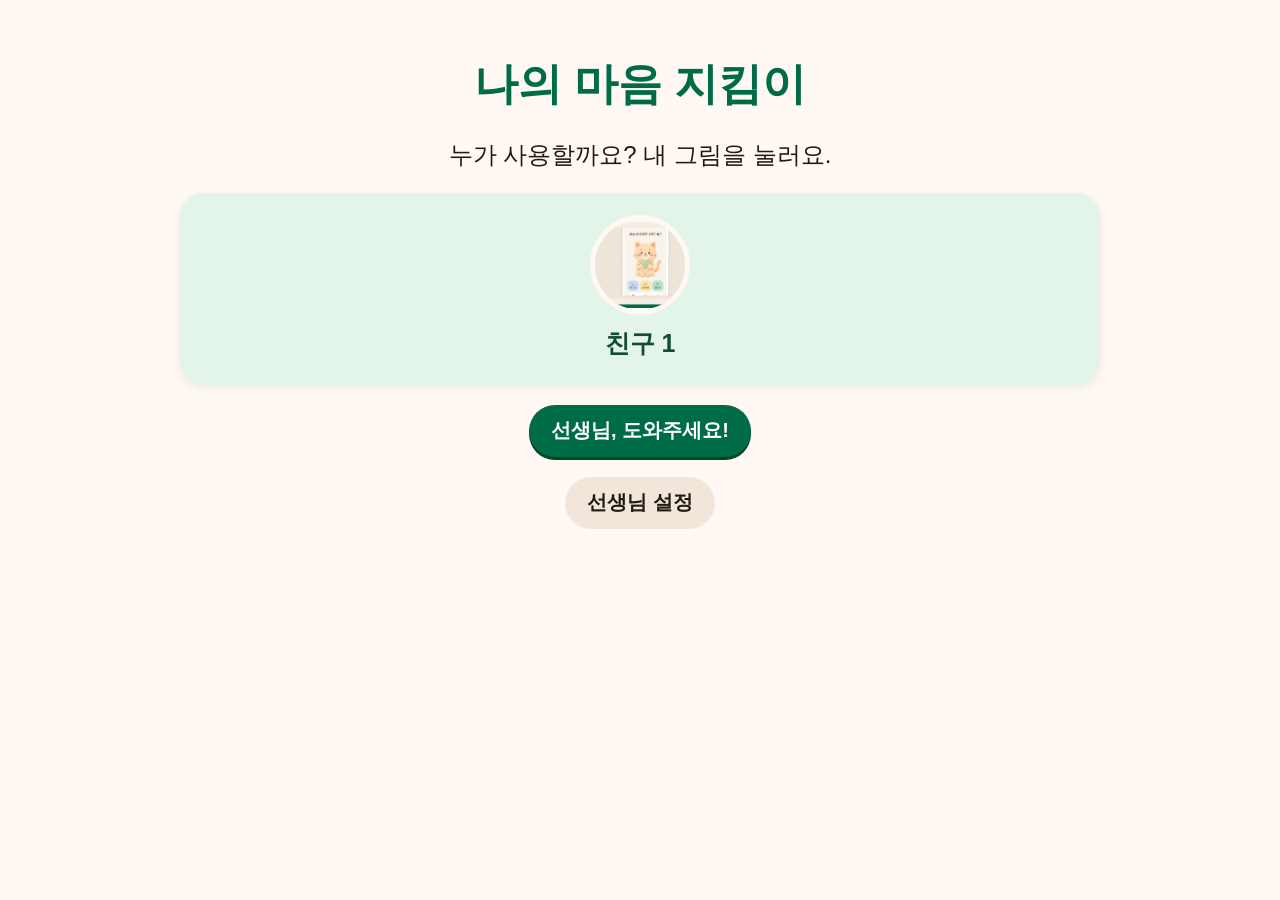
<file: emotion.html>
<!DOCTYPE html>
<html lang="ko"><head><meta charset="utf-8"/><meta content="width=device-width, initial-scale=1.0" name="viewport"/><meta content="web_standard" name="shell-type"/>
<style>@layer base{html,body{margin:0;padding:0;}body{overscroll-behavior:none;}main>:first-child{margin-top:0!important;}main>:last-child{margin-bottom:0!important;}}::-webkit-scrollbar{display:none;}</style><title>나의 마음 지킴이 · 감정 선택</title><link href="assets/ui.css" rel="stylesheet"/><link href="assets/app.css" rel="stylesheet"/><link href="assets/emotion-ui.css" rel="stylesheet"/><link href="manifest.webmanifest" rel="manifest"/><meta content="#fff8f3" name="theme-color"/><link href="assets/icon.png" rel="icon"/><script defer="" src="assets/icons.js"></script><script defer="" src="assets/app.js"></script></head><body class="bg-background font-body-md text-on-surface antialiased" data-page="emotion"><header class="fixed top-0 w-full z-50 bg-surface/90 backdrop-blur-xl shadow-[0_1px_8px_rgba(0,0,0,0.04)]"><div class="h-16 w-full px-gutter flex items-center justify-between gap-space-sm"><div class="flex items-center gap-space-md min-w-0"><a class="flex items-center justify-center w-10 h-10 rounded-2xl bg-surface-container-high hover:bg-surface-container-highest transition-colors flex-shrink-0 text-on-surface" data-path="emotion-home" href="index.html" title="처음으로 가기"><span class="material-symbols-outlined text-2xl">home</span></a><div class="flex items-center gap-space-sm min-w-0"><span class="font-headline-md text-headline-md text-primary tracking-tight truncate hidden sm:inline-block">나의 마음 지킴이</span><span class="font-body-md text-body-md text-on-surface-variant truncate hidden lg:inline-block">내 마음을 알고, 천천히 진정해요!</span></div></div><nav class="hidden xl:flex items-center gap-space-xs bg-surface-container-low p-1.5 rounded-full" data-active-classes="bg-primary-container text-on-primary-container font-label-md text-label-md rounded-2xl shadow-sm"><a aria-current="page" class="px-space-md py- space-xs transition-all bg-primary-container text-on-primary-container font-label-md text-label-md rounded-2xl shadow-sm" data-path="emotion-select" href="emotion.html">마음 알아채기</a><a class="px-space-md py-space-xs rounded-2xl font-label-md text-label-md text-on-surface-variant hover:text-on-surface transition-all" data-path="breathing-room" href="breathing.html">천천히 숨쉬기</a><a class="px-space-md py-space-xs rounded-2xl font-label-md text-label-md text-on-surface-variant hover:text-on-surface transition-all" data-path="sensory-calm" href="calm.html">마음 쉼터</a><a class="px-space-md py-space-xs rounded-2xl font-label-md text-label-md text-on-surface-variant hover:text-on-surface transition-all" data-path="my-feelings-record" href="records.html">오늘의 발자국</a></nav><div class="flex items-center gap-space-sm flex-shrink-0"><button class="flex items-center gap-space-xs px-space-md py-space-xs h-10 bg-error-container text-on-error-container rounded-full border-b-4 border-error/30 hover:bg-error-container/80 transition-all active:translate-y-0.5" data-action="help" title="선생님께 도움 요청하기" type="button"><span class="material-symbols-outlined text-2xl">support_agent</span><span class="font-label-md text-label-md">선생님 도와주세요!</span></button><button class="flex items-center justify-center w-10 h-10 rounded-full bg-secondary-fixed text-on-secondary-fixed hover:bg-secondary-fixed-dim transition-colors flex-shrink-0" data-action="guide" title="소리 안내 듣기 / 끄기" type="button"><span class="material-symbols-outlined text-2xl">volume_up</span></button><a class="flex items-center justify-center w-10 h-10 rounded-full bg-surface-container text-on-surface-variant hover:bg-surface-container-high transition-colors flex-shrink-0" data-path="teacher-settings" href="teacher.html" title="선생님 설정"><span class="material-symbols-outlined text-2xl">settings</span></a><img alt="봄이" class="w-8 h-8 rounded-full object-cover" data-original-src="https://lh3.googleusercontent.com/aida-public/[base64]" src="assets/p2-0.png"/></div></div></header><main class="w-full pt-16 bg-surface"><div class="flex flex-col w-full"><div class="w-full max-w-7xl mx-auto px-gutter py-2 flex flex-col gap-space-xs"><div class="w-full bg-surface-container-low rounded-xl px-4 py-2 shadow-sm flex flex-row items-center justify-between gap-space-sm"><div class="flex items-center gap-space-sm min-w-0"><div class="w-10 h-10 rounded-full bg-primary-fixed flex items-center justify-center flex-shrink-0 shadow-sm"><span class="material-symbols-outlined text-primary text-2xl" style="font-variation-settings: 'FILL' 1;">pets</span></div><div class="flex flex-col min-w-0"><div class="flex items-center gap-space-xs"><h2 class="font-headline-md text-headline-md text-on-surface tracking-tight">내 마음을 골라요</h2><span class="inline-flex items-center justify-center px-2 py-0.5 bg-surface-container-highest text-primary font-label-sm text-label-sm rounded-full">2단계</span></div><p class="font-body-md text-body-md text-on-surface-variant truncate">지금 어떤 기분인가요? 그림을 톡 눌러보세요.</p></div></div><button aria-label="안내 음성 듣기" class="h-10 px-4 bg-secondary-fixed text-on-secondary-fixed rounded-full flex items-center gap-space-xs shadow-sm hover:bg-secondary-fixed-dim active:scale-95 transition-all flex-shrink-0 group" id="btn-read-prompt" onclick="playVoicePrompt('지금 내 마음과 가장 비슷한 그림을 골라보세요.')" type="button"><span class="material-symbols-outlined text-2xl group-hover:scale-110 transition-transform">volume_up</span><span class="font-label-md text-label-md">목소리로 듣기</span></button></div><div aria-label="감정 선택 목록" class="grid grid-cols-1 sm:grid-cols-2 lg:grid-cols-3 gap-space-xs w-full" id="emotions-grid" role="radiogroup"><button aria-checked="false" class="emotion-card relative group text-left rounded-xl p-3 bg-surface-container-lowest shadow-sm hover:shadow-md transition-all duration-200 flex flex-col justify-between focus:outline-none" data-color="primary" data-emotion="기뻐요" data-speech="나는 지금 아주 기뻐요! 마음이 환하게 빛나요." onclick="selectEmotion(this)" role="radio" type="button"><div class="select-badge hidden absolute top-2 right-2 w-8 h-8 rounded-full bg-primary text-on-primary items-center justify-center shadow-md animate-bounce"><span class="material-symbols-outlined text-lg" style="font-variation-settings: 'FILL' 1;">check</span></div><div class="flex items-center gap-3 mg-face-row"><div class="w-16 h-16 rounded-xl bg-surface-container flex items-center justify-center flex-shrink-0 overflow-hidden shadow-inner mg-face"><img alt="기쁜 표정의 아기 고양이" class="w-full h-full object-cover" data-alt="A gentle, wholesome storybook illustration of a happy golden ginger kitten holding a mint green leaf heart with closed smiling eyes and rosy peach cheeks, soft cream studio background, minimal tactile picture book aesthetic." data-original-src="https://lh3.googleusercontent.com/aida-public/[base64]" src="assets/emotion-happy.webp"/></div><div class="flex flex-col min-w-0"><span class="font-headline-md text-headline-md text-on-surface leading-tight">기뻐요</span><span class="font-body-md text-body-md text-on-surface-variant truncate">마음이 둥실둥실 좋아요</span></div></div><div class="mt-2 pt-1 flex items-center justify-between bg-surface-container-low px-3 py-1 rounded-xl mg-card-caption"><span class="font-label-sm text-label-sm text-on-surface-variant flex items-center gap-1"><span class="material-symbols-outlined text-primary text-base" style="font-variation-settings: 'FILL' 1;">favorite</span>포근하고 웃음나요</span><span class="material-symbols-outlined text-on-surface-variant group-hover:text-primary transition-colors text-lg">touch_app</span></div></button><button aria-checked="false" class="emotion-card relative group text-left rounded-xl p-3 bg-surface-container-lowest shadow-sm hover:shadow-md transition-all duration-200 flex flex-col justify-between focus:outline-none" data-color="error" data-emotion="화가 나요" data-speech="나는 지금 화가 나요. 마음속에 불꽃이 일어난 것 같아요." onclick="selectEmotion(this)" role="radio" type="button"><div class="select-badge hidden absolute top-2 right-2 w-8 h-8 rounded-full bg-primary text-on-primary items-center justify-center shadow-md animate-bounce"><span class="material-symbols-outlined text-lg" style="font-variation-settings: 'FILL' 1;">check</span></div><div class="flex items-center gap-3 mg-face-row"><div class="w-16 h-16 rounded-xl bg-error-container/40 flex items-center justify-center flex-shrink-0 overflow-hidden shadow-inner mg-face"><img alt="화가 난 귀여운 고양이" class="w-full h-full object-cover" data-alt="A cute chubby cartoon kitten with puffed-up peach cheeks, tiny clenched paws, warm apricot tones and a harmless frustrated expression, pastel picture book illustration, soft gentle lighting." data-original-src="https://lh3.googleusercontent.com/aida-public/[base64]" src="assets/emotion-angry.webp"/></div><div class="flex flex-col min-w-0"><span class="font-headline-md text-headline-md text-on-surface leading-tight">화가 나요</span><span class="font-body-md text-body-md text-on-surface-variant truncate">가슴이 쿵쾅쿵쾅 불타요</span></div></div><div class="mt-2 pt-1 flex items-center justify-between bg-surface-container-low px-3 py-1 rounded-xl mg-card-caption"><span class="font-label-sm text-label-sm text-on-surface-variant flex items-center gap-1"><span class="material-symbols-outlined text-error text-base" style="font-variation-settings: 'FILL' 1;">local_fire_department</span>속이 뜨거워져요</span><span class="material-symbols-outlined text-on-surface-variant group-hover:text-error transition-colors text-lg">touch_app</span></div></button><button aria-checked="false" class="emotion-card relative group text-left rounded-xl p-3 bg-surface-container-lowest shadow-sm hover:shadow-md transition-all duration-200 flex flex-col justify-between focus:outline-none" data-color="secondary" data-emotion="슬퍼요" data-speech="나는 지금 슬퍼요. 눈물이 찔끔 흘러나와요." onclick="selectEmotion(this)" role="radio" type="button"><div class="select-badge hidden absolute top-2 right-2 w-8 h-8 rounded-full bg-primary text-on-primary items-center justify-center shadow-md animate-bounce"><span class="material-symbols-outlined text-lg" style="font-variation-settings: 'FILL' 1;">check</span></div><div class="flex items-center gap-3 mg-face-row"><div class="w-16 h-16 rounded-xl bg-secondary-fixed/50 flex items-center justify-center flex-shrink-0 overflow-hidden shadow-inner mg-face"><img alt="슬픈 표정의 아기 고양이" class="w-full h-full object-cover" data-alt="A soft pastel storybook illustration of a gentle baby kitten with drooping ears, softly wiping a small single tear drop with its paw, pastel blue water ripples, calming and tender visual tone." data-original-src="https://lh3.googleusercontent.com/aida-public/[base64]" src="assets/emotion-sad.webp"/></div><div class="flex flex-col min-w-0"><span class="font-headline-md text-headline-md text-on-surface leading-tight">슬퍼요</span><span class="font-body-md text-body-md text-on-surface-variant truncate">눈물이 날 것 같고 처져요</span></div></div><div class="mt-2 pt-1 flex items-center justify-between bg-surface-container-low px-3 py-1 rounded-xl mg-card-caption"><span class="font-label-sm text-label-sm text-on-surface-variant flex items-center gap-1"><span class="material-symbols-outlined text-secondary text-base" style="font-variation-settings: 'FILL' 1;">water_drop</span>비가 내리는 것 같아요</span><span class="material-symbols-outlined text-on-surface-variant group-hover:text-secondary transition-colors text-lg">touch_app</span></div></button><button aria-checked="false" class="emotion-card relative group text-left rounded-xl p-3 bg-surface-container-lowest shadow-sm hover:shadow-md transition-all duration-200 flex flex-col justify-between focus:outline-none" data-color="tertiary" data-emotion="무서워요" data-speech="나는 지금 조금 무서워요. 꼭 껴안고 싶어요." onclick="selectEmotion(this)" role="radio" type="button"><div class="select-badge hidden absolute top-2 right-2 w-8 h-8 rounded-full bg-primary text-on-primary items-center justify-center shadow-md animate-bounce"><span class="material-symbols-outlined text-lg" style="font-variation-settings: 'FILL' 1;">check</span></div><div class="flex items-center gap-3 mg-face-row"><div class="w-16 h-16 rounded-xl bg-tertiary-fixed/60 flex items-center justify-center flex-shrink-0 overflow-hidden shadow-inner mg-face"><img alt="조금 무서워하는 아기 고양이" class="w-full h-full object-cover" data-alt="An adorable kitten shivering mildly with wide curious starry eyes, ears perked up in gentle alert, surrounded by soft lavender floating stars, children's storybook style, reassuring warm pastel palette." data-original-src="https://lh3.googleusercontent.com/aida-public/[base64]" src="assets/emotion-anxious.webp"/></div><div class="flex flex-col min-w-0"><span class="font-headline-md text-headline-md text-on-surface leading-tight">무서워요</span><span class="font-body-md text-body-md text-on-surface-variant truncate">몸이 덜덜 떨리고 불안해요</span></div></div><div class="mt-2 pt-1 flex items-center justify-between bg-surface-container-low px-3 py-1 rounded-xl mg-card-caption"><span class="font-label-sm text-label-sm text-on-surface-variant flex items-center gap-1"><span class="material-symbols-outlined text-tertiary text-base" style="font-variation-settings: 'FILL' 1;">shield</span>보호받고 싶어요</span><span class="material-symbols-outlined text-on-surface-variant group-hover:text-tertiary transition-colors text-lg">touch_app</span></div></button><button aria-checked="false" class="emotion-card relative group text-left rounded-xl p-3 bg-surface-container-lowest shadow-sm hover:shadow-md transition-all duration-200 flex flex-col justify-between focus:outline-none" data-color="on-secondary-container" data-emotion="속상해요" data-speech="나는 지금 속상해요. 뜻대로 되지 않아 답답해요." onclick="selectEmotion(this)" role="radio" type="button"><div class="select-badge hidden absolute top-2 right-2 w-8 h-8 rounded-full bg-primary text-on-primary items-center justify-center shadow-md animate-bounce"><span class="material-symbols-outlined text-lg" style="font-variation-settings: 'FILL' 1;">check</span></div><div class="flex items-center gap-3 mg-face-row"><div class="w-16 h-16 rounded-xl bg-surface-container-high flex items-center justify-center flex-shrink-0 overflow-hidden shadow-inner mg-face"><img alt="속상한 표정의 고양이" class="w-full h-full object-cover" data-alt="A soft cartoon cat with slightly pouty mouth and drooping whiskers, holding a small crumpled toy leaf, gentle soft orange and oatmeal warm tones, storybook style comforting illustration." data-original-src="https://lh3.googleusercontent.com/aida-public/[base64]" src="assets/emotion-upset.svg"/></div><div class="flex flex-col min-w-0"><span class="font-headline-md text-headline-md text-on-surface leading-tight">속상해요</span><span class="font-body-md text-body-md text-on-surface-variant truncate">마음이 답답하고 뾰로통해요</span></div></div><div class="mt-2 pt-1 flex items-center justify-between bg-surface-container-low px-3 py-1 rounded-xl mg-card-caption"><span class="font-label-sm text-label-sm text-on-surface-variant flex items-center gap-1"><span class="material-symbols-outlined text-on-secondary-container text-base">sentiment_dissatisfied</span>위로가 필요해요</span><span class="material-symbols-outlined text-on-surface-variant group-hover:text-primary transition-colors text-lg">touch_app</span></div></button><button aria-checked="false" class="emotion-card relative group text-left rounded-xl p-3 bg-surface-container-lowest shadow-sm hover:shadow-md transition-all duration-200 flex flex-col justify-between focus:outline-none" data-color="outline" data-emotion="잘 모르겠어요" data-speech="내 마음이 어떤지 아직은 잘 모르겠어요. 그래도 괜찮아요." onclick="selectEmotion(this)" role="radio" type="button"><div class="select-badge hidden absolute top-2 right-2 w-8 h-8 rounded-full bg-primary text-on-primary items-center justify-center shadow-md animate-bounce"><span class="material-symbols-outlined text-lg" style="font-variation-settings: 'FILL' 1;">check</span></div><div class="flex items-center gap-3 mg-face-row"><div class="w-16 h-16 rounded-xl bg-surface-variant flex items-center justify-center flex-shrink-0 overflow-hidden shadow-inner mg-face"><img alt="고개를 갸우뚱하는 아기 고양이" class="w-full h-full object-cover" data-alt="A charming little kitten tilting its head sideways with a tiny floating question mark cloud overhead, gentle cozy ivory beige background, simple soft lines, comforting children's picture book art." data-original-src="https://lh3.googleusercontent.com/aida-public/[base64]" src="assets/emotion-unsure.svg"/></div><div class="flex flex-col min-w-0"><span class="font-headline-md text-headline-md text-on-surface leading-tight">잘 모르겠어요</span><span class="font-body-md text-body-md text-on-surface-variant truncate">알쏭달쏭 마음이 헷갈려요</span></div></div><div class="mt-2 pt-1 flex items-center justify-between bg-surface-container-low px-3 py-1 rounded-xl mg-card-caption"><span class="font-label-sm text-label-sm text-on-surface-variant flex items-center gap-1"><span class="material-symbols-outlined text-outline text-base">help</span>천천히 알아가도 돼요</span><span class="material-symbols-outlined text-on-surface-variant group-hover:text-primary transition-colors text-lg">touch_app</span></div></button></div><div class="w-full bg-surface-container rounded-xl px-4 py-2 shadow-sm flex flex-row items-center justify-between gap-space-sm transition-all" id="affirmation-container"><div class="flex items-center gap-space-sm"><div class="w-10 h-10 rounded-full bg-primary-container text-on-primary-container flex items-center justify-center flex-shrink-0 shadow-sm"><span class="material-symbols-outlined text-2xl" style="font-variation-settings: 'FILL' 1;">record_voice_over</span></div><div class="flex flex-col"><span class="font-label-sm text-label-sm text-primary">내가 선택한 마음</span><p class="font-body-md text-body-md text-on-surface" id="affirmation-text">마음에 드는 고양이 그림을 눌러보세요.</p></div></div><button class="h-10 px-4 bg-surface-container-highest text-on-surface-variant disabled:opacity-40 rounded-full flex items-center gap-space-xs hover:bg-surface-dim transition-all flex-shrink-0" disabled="" id="btn-affirmation-sound" onclick="replayAffirmation()" title="소리로 다시 듣기" type="button"><span class="material-symbols-outlined text-xl">volume_up</span><span class="font-label-md text-label-md">다시 듣기</span></button></div><div class="w-full pt-1 pb-2 flex flex-row items-center justify-between gap-space-sm"><a class="h-12 px-4 bg-surface-container-high text-on-surface-variant rounded-full flex items-center gap-space-xs hover:bg-surface-container-highest active:scale-95 transition-all justify-center" data-path="emotion-home" href="index.html"><span class="material-symbols-outlined text-xl">arrow_back</span><span class="font-label-md text-label-md">이전으로</span></a><button class="h-12 px-4 bg-error-container text-on-error-container rounded-full flex items-center gap-space-xs hover:bg-opacity-80 active:scale-95 transition-all justify-center" data-action="help" type="button"><span class="material-symbols-outlined text-xl" style="font-variation-settings: 'FILL' 1;">support_agent</span><span class="font-label-md text-label-md">선생님, 같이 골라요!</span></button><a class="h-12 px-6 bg-primary-container text-on-primary-container rounded-full flex items-center justify-center gap-space-sm shadow-md hover:bg-primary-container/90 active:translate-y-1 transition-all opacity-50 pointer-events-none group" href="thermometer.html" id="btn-next-step"><span class="font-label-md text-label-md tracking-wide">다음 단계로 (숨고르기)</span><span class="w-8 h-8 rounded-full bg-on-primary-container/10 flex items-center justify-center group-hover:translate-x-1 transition-transform"><span class="material-symbols-outlined text-xl">arrow_forward</span></span></a></div></div></div><script>let selectedEmotionSpeech = ""; function selectEmotion(card) { const allCards = document.querySelectorAll('.emotion-card'); allCards.forEach(c => { c.classList.remove('bg-primary-fixed/20', 'shadow-xl', 'scale-102'); c.classList.add('bg-surface-container-lowest', 'shadow-sm'); c.setAttribute('aria-checked', 'false'); const badge = c.querySelector('.select-badge'); if (badge) { badge.classList.add('hidden'); badge.classList.remove('flex'); } }); card.classList.remove('bg-surface-container-lowest', 'shadow-sm'); card.classList.add('bg-primary-fixed/20', 'shadow-xl', 'scale-102'); card.setAttribute('aria-checked', 'true'); const badge = card.querySelector('.select-badge'); if (badge) { badge.classList.remove('hidden'); badge.classList.add('flex'); } const emotionName = card.getAttribute('data-emotion'); selectedEmotionSpeech = card.getAttribute('data-speech'); const affText = document.getElementById('affirmation-text'); if (affText) { affText.innerHTML = `나는 지금 <strong>"${emotionName}"</strong> 느낌이에요.`; } const soundBtn = document.getElementById('btn-affirmation-sound'); if (soundBtn) { soundBtn.disabled = false; soundBtn.classList.remove('opacity-40'); soundBtn.classList.add('bg-secondary-fixed', 'text-on-secondary-fixed'); } const nextBtn = document.getElementById('btn-next-step'); if (nextBtn) { nextBtn.classList.remove('opacity-50', 'pointer-events-none'); nextBtn.classList.add('shadow-lg'); } playVoicePrompt(selectedEmotionSpeech); } function playVoicePrompt(text) { if ('speechSynthesis' in window && text) { window.speechSynthesis.cancel(); const utterance = new SpeechSynthesisUtterance(text); utterance.lang = 'ko-KR'; utterance.rate = 0.85; utterance.pitch = 1.05; window.speechSynthesis.speak(utterance); } } function replayAffirmation() { if (selectedEmotionSpeech) { playVoicePrompt(selectedEmotionSpeech); } } function requestTeacherHelp() { alert("선생님께 '함께 감정을 골라보고 싶어요' 알림을 전송했습니다. 잠시만 기다려주세요!"); }</script></main><footer class="w-full bg-surface-container-low py-2"><div class="w-full px-gutter flex flex-row items-center justify-between gap-space-md"><div class="flex items-center gap-space-sm"><span class="material-symbols-outlined text-primary text-xl">pets</span><span class="font-body-md text-body-md text-on-surface-variant">나의 마음 지킴이 • 따뜻하고 편안한 특수교육 정서 지원</span></div><div class="flex items-center gap-space-md"><span class="font-label-sm text-label-sm text-on-surface-variant">괜찮아요, 천천히 말해도 돼요</span></div></div></footer>
</body></html>
</file>
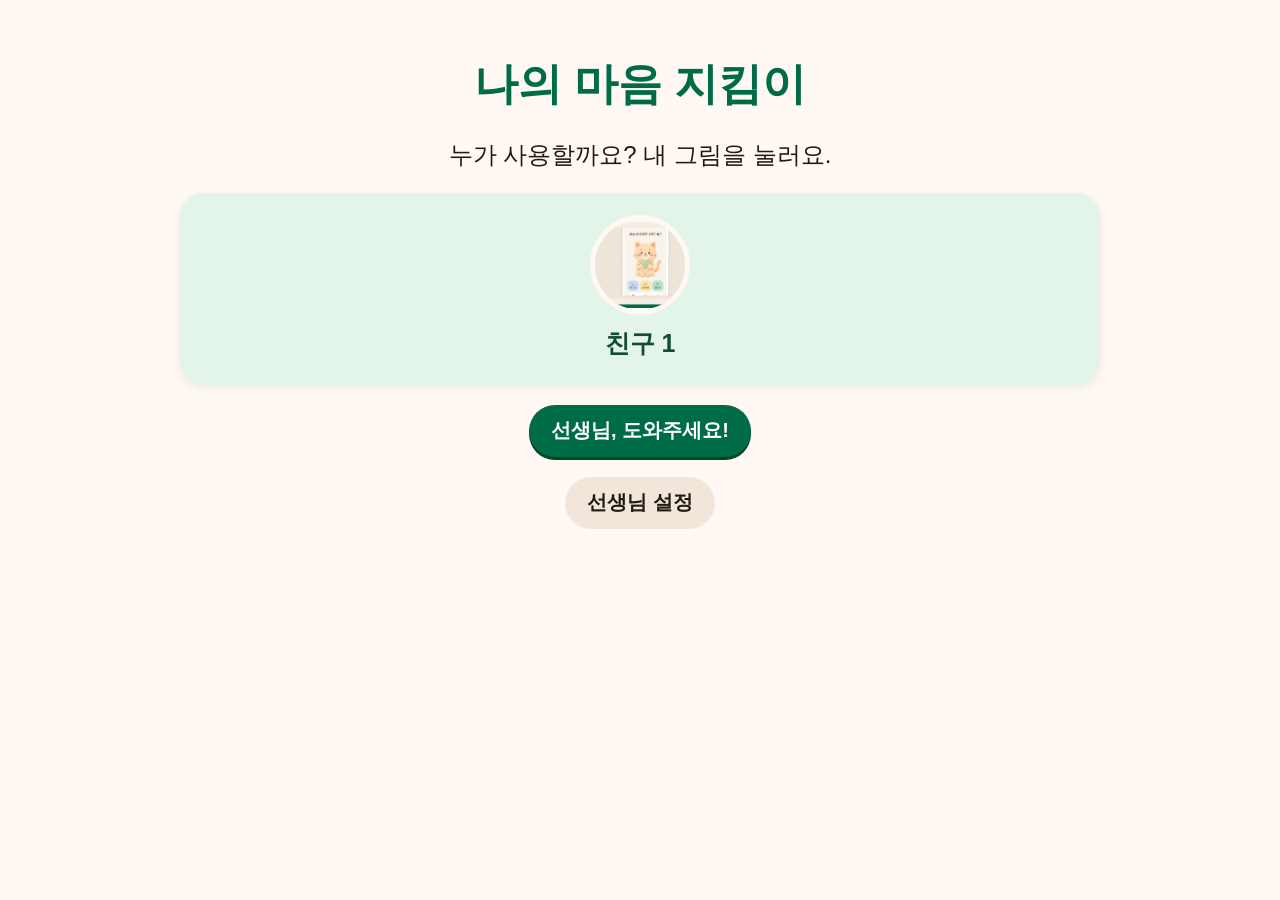
<file: practice.html>
<!DOCTYPE html>

<html lang="ko"><head><meta charset="utf-8"/><meta content="width=device-width, initial-scale=1.0" name="viewport"/><meta content="web_standard" name="shell-type"/>
<style>@layer base{html,body{margin:0;padding:0;}body{overscroll-behavior:none;}main>:first-child{margin-top:0!important;}main>:last-child{margin-bottom:0!important;}}::-webkit-scrollbar{display:none;}</style><title>나의 마음 지킴이 · 연습</title><link href="assets/ui.css" rel="stylesheet"/><link href="assets/app.css" rel="stylesheet"/><link href="manifest.webmanifest" rel="manifest"/><meta content="#fff8f3" name="theme-color"/><link href="assets/icon.png" rel="icon"/><script defer="" src="assets/icons.js"></script><script defer="" src="assets/app.js"></script></head><body class="bg-background font-body-md text-on-surface antialiased" data-page="practice"><header class="fixed top-0 w-full z-50 bg-surface/90 backdrop-blur-xl shadow-[0_1px_8px_rgba(0,0,0,0.04)]"><div class="h-16 w-full px-gutter flex items-center justify-between gap-space-sm"><div class="flex items-center gap-space-sm min-w-0"><a class="flex items-center justify-center w-12 h-12 rounded-xl bg-surface-container-high hover:bg-surface-container-highest transition-colors flex-shrink-0 text-on-surface" data-path="emotion-home" href="index.html" title="처음으로 가기"><span class="material-symbols-outlined text-2xl">home</span></a><div class="flex items-center gap-space-xs min-w-0"><span class="font-headline-md text-headline-md text-primary tracking-tight truncate hidden sm:inline-block">나의 마음 지킴이</span><span class="font-body-md text-body-md text-on-surface-variant truncate hidden lg:inline-block">• 내 마음을 알아채요</span></div></div><nav class="hidden xl:flex items-center gap-space-xs bg-surface-container-low p-1 rounded-full" data-active-classes="bg-primary-container text-on-primary-container font-label-md text-label-md rounded-xl shadow-sm"><a aria-current="page" class="px-space-md py-1 transition-all bg-primary-container text-on-primary-container font-label-md text-label-md rounded-xl shadow-sm" data-path="emotion-select" href="emotion.html">마음 알아채기</a><a class="px-space-md py-1 rounded-xl font-label-md text-label-md text-on-surface-variant hover:text-on-surface transition-all" data-path="breathing-room" href="breathing.html">천천히 숨쉬기</a><a class="px-space-md py-1 rounded-xl font-label-md text-label-md text-on-surface-variant hover:text-on-surface transition-all" data-path="sensory-calm" href="calm.html">마음 쉼터</a><a class="px-space-md py-1 rounded-xl font-label-md text-label-md text-on-surface-variant hover:text-on-surface transition-all" data-path="my-feelings-record" href="records.html">오늘의 발자국</a></nav><div class="flex items-center gap-space-xs flex-shrink-0"><button class="flex items-center gap-space-xs px-space-md py-1 h-12 bg-error-container text-on-error-container rounded-full border-b-4 border-error/30 hover:bg-error-container/80 transition-all active:translate-y-0.5" data-action="help" title="선생님께 도움 요청하기" type="button"><span class="material-symbols-outlined text-xl">support_agent</span><span class="font-label-md text-label-md">선생님 도와주세요!</span></button><button class="flex items-center justify-center w-12 h-12 rounded-full bg-secondary-fixed text-on-secondary-fixed hover:bg-secondary-fixed-dim transition-colors flex-shrink-0" data-action="guide" title="소리 안내 듣기 / 끄기" type="button"><span class="material-symbols-outlined text-xl">volume_up</span></button><a class="flex items-center justify-center w-12 h-12 rounded-full bg-surface-container text-on-surface-variant hover:bg-surface-container-high transition-colors flex-shrink-0" data-path="teacher-settings" href="teacher.html" title="선생님 설정"><span class="material-symbols-outlined text-xl">settings</span></a></div></div></header><main class="w-full bg-surface"><div class="derived-wrap"><section class="app-card"><div class="small-step">평소 마음 훈련</div><h1>이럴 때 어떻게 할까요?</h1><p class="lead">그림을 보고, 나와 친구를 안전하게 지키는 방법을 골라요.</p><div class="grid grid-cols-1 sm:grid-cols-2 lg:grid-cols-3 gap-4 mt-4" id="practiceCases"></div></section><section class="app-card mt-4" hidden="" id="practiceQuestion"><div class="small-step" id="practiceNumber"></div><div class="scenario-hero"><span aria-hidden="true" id="scenarioEmoji"></span><h2 id="scenarioTitle"></h2><button class="app-btn muted" id="scenarioSpeak">목소리로 듣기</button></div><div class="grid grid-cols-1 md:grid-cols-3 gap-3 my-4" id="practiceChoices"></div><div class="feedback" id="practiceFeedback" role="status"></div><div class="action-row"><button class="app-btn muted" id="otherCase">다른 상황</button><button class="app-btn primary" hidden="" id="practiceAct">멈추기와 숨쉬기 연습</button></div></section></div></main><footer class="w-full bg-surface-container-low py-space-xs"><div class="w-full px-gutter flex flex-col md:flex-row items-center justify-between gap-space-md"><div class="flex items-center gap-space-sm"><span class="material-symbols-outlined text-primary text-2xl">pets</span><span class="font-body-md text-body-md text-on-surface-variant">나의 마음 지킴이 • 따뜻하고 편안한 특수교육 정서 지원</span></div><div class="flex items-center gap-space-md"><span class="font-label-sm text-label-sm text-on-surface-variant">괜찮아요, 천천히 말해도 돼요</span></div></div></footer>
</body></html>
</file>
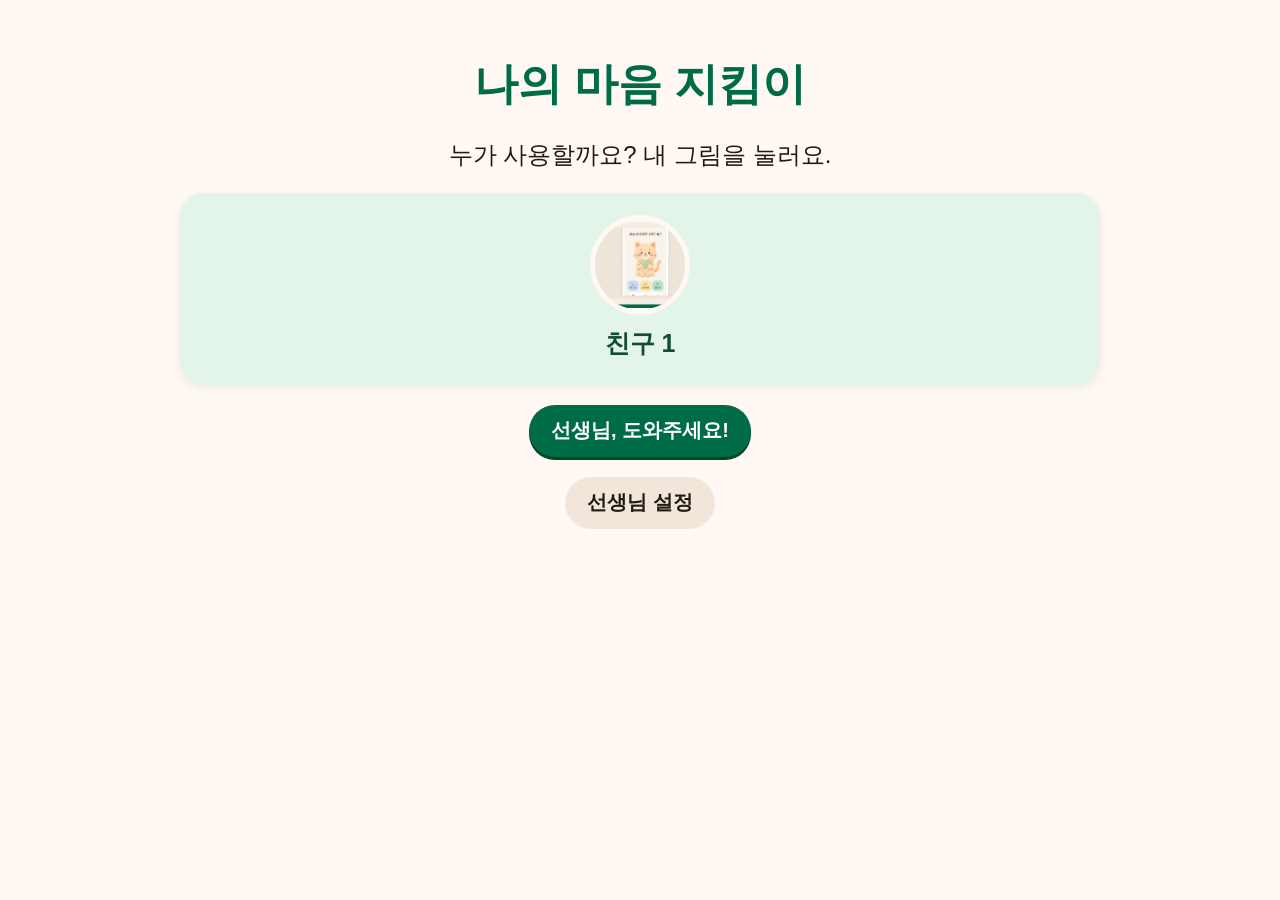
<file: records.html>
<!DOCTYPE html>

<html lang="ko"><head><meta charset="utf-8"/><meta content="width=device-width, initial-scale=1.0" name="viewport"/><meta content="web_standard" name="shell-type"/>
<style>@layer base{html,body{margin:0;padding:0;}body{overscroll-behavior:none;}main>:first-child{margin-top:0!important;}main>:last-child{margin-bottom:0!important;}}::-webkit-scrollbar{display:none;}</style><title>나의 마음 지킴이 · 내 기록</title><link href="assets/ui.css" rel="stylesheet"/><link href="assets/app.css" rel="stylesheet"/><link href="manifest.webmanifest" rel="manifest"/><meta content="#fff8f3" name="theme-color"/><link href="assets/icon.png" rel="icon"/><script defer="" src="assets/icons.js"></script><script defer="" src="assets/app.js"></script></head><body class="bg-background font-body-md text-on-surface antialiased" data-page="records"><header class="fixed top-0 w-full z-50 bg-surface/90 backdrop-blur-xl shadow-[0_1px_8px_rgba(0,0,0,0.04)]"><div class="h-16 w-full px-gutter flex items-center justify-between gap-space-sm"><div class="flex items-center gap-space-sm min-w-0"><a class="flex items-center justify-center w-12 h-12 rounded-xl bg-surface-container-high hover:bg-surface-container-highest transition-colors flex-shrink-0 text-on-surface" data-path="emotion-home" href="index.html" title="처음으로 가기"><span class="material-symbols-outlined text-2xl">home</span></a><div class="flex items-center gap-space-xs min-w-0"><span class="font-headline-md text-headline-md text-primary tracking-tight truncate hidden sm:inline-block">나의 마음 지킴이</span><span class="font-body-md text-body-md text-on-surface-variant truncate hidden lg:inline-block">• 내 마음을 알아채요</span></div></div><nav class="hidden xl:flex items-center gap-space-xs bg-surface-container-low p-1 rounded-full" data-active-classes="bg-primary-container text-on-primary-container font-label-md text-label-md rounded-xl shadow-sm"><a aria-current="page" class="px-space-md py-1 transition-all bg-primary-container text-on-primary-container font-label-md text-label-md rounded-xl shadow-sm" data-path="emotion-select" href="emotion.html">마음 알아채기</a><a class="px-space-md py-1 rounded-xl font-label-md text-label-md text-on-surface-variant hover:text-on-surface transition-all" data-path="breathing-room" href="breathing.html">천천히 숨쉬기</a><a class="px-space-md py-1 rounded-xl font-label-md text-label-md text-on-surface-variant hover:text-on-surface transition-all" data-path="sensory-calm" href="calm.html">마음 쉼터</a><a class="px-space-md py-1 rounded-xl font-label-md text-label-md text-on-surface-variant hover:text-on-surface transition-all" data-path="my-feelings-record" href="records.html">오늘의 발자국</a></nav><div class="flex items-center gap-space-xs flex-shrink-0"><button class="flex items-center gap-space-xs px-space-md py-1 h-12 bg-error-container text-on-error-container rounded-full border-b-4 border-error/30 hover:bg-error-container/80 transition-all active:translate-y-0.5" data-action="help" title="선생님께 도움 요청하기" type="button"><span class="material-symbols-outlined text-xl">support_agent</span><span class="font-label-md text-label-md">선생님 도와주세요!</span></button><button class="flex items-center justify-center w-12 h-12 rounded-full bg-secondary-fixed text-on-secondary-fixed hover:bg-secondary-fixed-dim transition-colors flex-shrink-0" data-action="guide" title="소리 안내 듣기 / 끄기" type="button"><span class="material-symbols-outlined text-xl">volume_up</span></button><a class="flex items-center justify-center w-12 h-12 rounded-full bg-surface-container text-on-surface-variant hover:bg-surface-container-high transition-colors flex-shrink-0" data-path="teacher-settings" href="teacher.html" title="선생님 설정"><span class="material-symbols-outlined text-xl">settings</span></a></div></div></header><main class="w-full bg-surface"><div class="derived-wrap"><section class="app-card"><div class="small-step">오늘의 발자국</div><h1>내 마음을 돌본 기록</h1><p>노력한 만큼 발자국을 모아요. 다른 친구와 비교하지 않아요.</p><div class="grid grid-cols-5 gap-3 my-5" id="studentStamp"></div><div id="studentRecordList"></div><div class="action-row"><a class="app-btn muted" href="index.html">처음으로</a><a class="app-btn primary" href="practice.html">연습할래요</a></div></section></div></main><footer class="w-full bg-surface-container-low py-space-xs"><div class="w-full px-gutter flex flex-col md:flex-row items-center justify-between gap-space-md"><div class="flex items-center gap-space-sm"><span class="material-symbols-outlined text-primary text-2xl">pets</span><span class="font-body-md text-body-md text-on-surface-variant">나의 마음 지킴이 • 따뜻하고 편안한 특수교육 정서 지원</span></div><div class="flex items-center gap-space-md"><span class="font-label-sm text-label-sm text-on-surface-variant">괜찮아요, 천천히 말해도 돼요</span></div></div></footer>
</body></html>
</file>
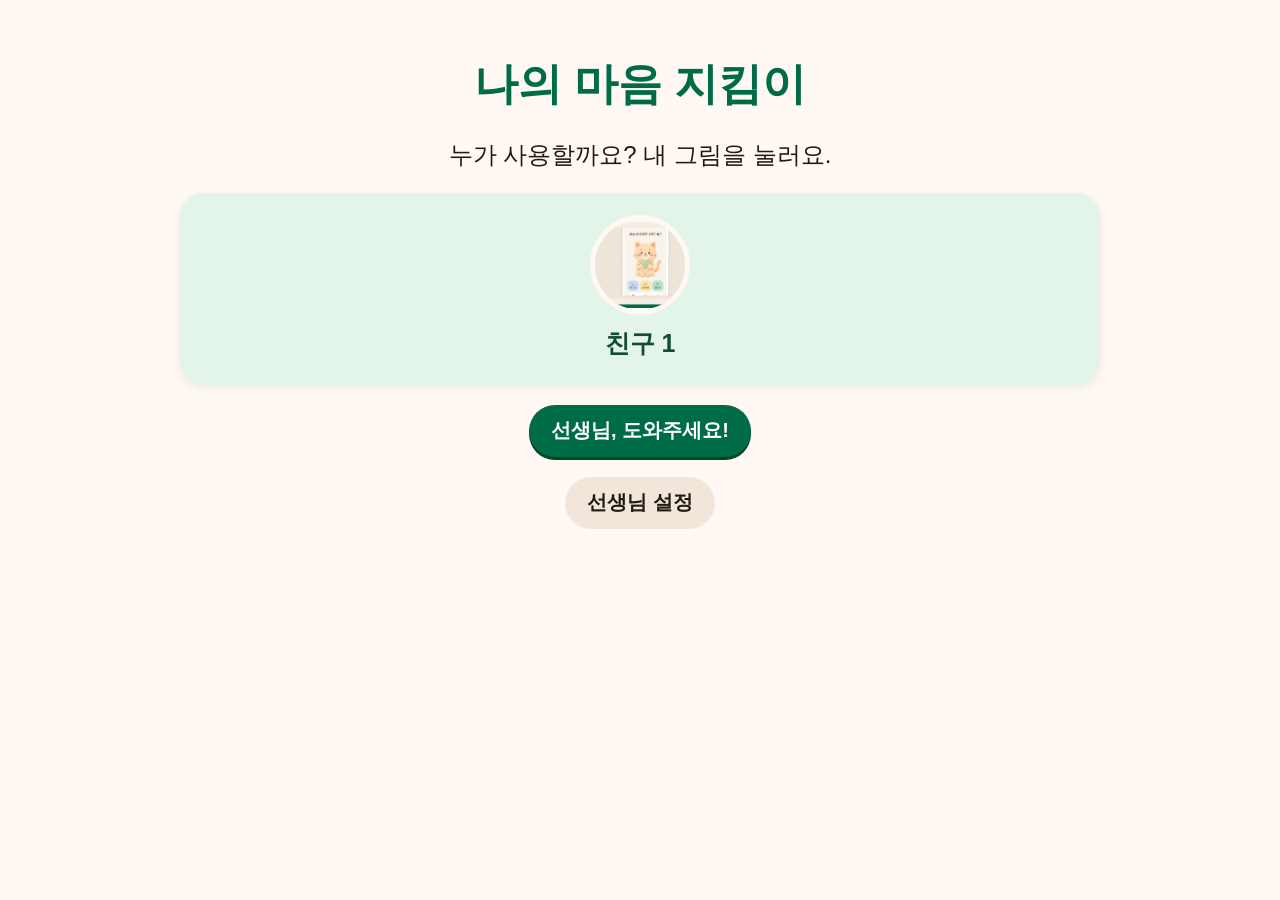
<file: stop.html>
<!DOCTYPE html>
<html lang="ko"><head><meta charset="utf-8"/><meta content="width=device-width, initial-scale=1.0" name="viewport"/><meta content="web_standard" name="shell-type"/>
<style>@layer base{html,body{margin:0;padding:0;}body{overscroll-behavior:none;}main>:first-child{margin-top:0!important;}main>:last-child{margin-bottom:0!important;}}::-webkit-scrollbar{display:none;}</style><title>나의 마음 지킴이 · 멈추기</title><link href="assets/ui.css" rel="stylesheet"/><link href="assets/app.css" rel="stylesheet"/><link href="manifest.webmanifest" rel="manifest"/><meta content="#fff8f3" name="theme-color"/><link href="assets/icon.png" rel="icon"/><script defer="" src="assets/icons.js"></script><script defer="" src="assets/app.js"></script></head><body class="bg-background font-body-md text-on-surface antialiased" data-page="stop"><header class="fixed top-0 w-full z-50 bg-surface/90 backdrop-blur-xl shadow-[0_1px_8px_rgba(0,0,0,0.04)]"><div class="h-24 w-full px-gutter flex items-center justify-between gap-space-md"><div class="flex items-center gap-space-md min-w-0"><a class="flex items-center justify-center w-14 h-14 rounded-2xl bg-surface-container-high hover:bg-surface-container-highest transition-colors flex-shrink-0 text-on-surface" data-path="emotion-home" href="index.html" title="처음으로 가기"><span class="material-symbols-outlined text-3xl">home</span></a><div class="flex items-center gap-space-sm min-w-0"><span class="font-headline-md text-headline-md text-primary tracking-tight truncate hidden sm:inline-block">나의 마음 지킴이</span><span class="font-body-md text-body-md text-on-surface-variant truncate hidden lg:inline-block">내 마음을 알고, 천천히 진정해요!</span></div></div><nav class="hidden xl:flex items-center gap-space-xs bg-surface-container-low p-1.5 rounded-full" data-active-classes="bg-primary-container text-on-primary-container font-label-md text-label-md rounded-2xl shadow-sm"><a class="px-space-md py- space-xs rounded-2xl font-label-md text-label-md text-on-surface-variant hover:text-on-surface transition-all" data-path="emotion-select" href="emotion.html">마음 알아채기</a><a aria-current="page" class="px-space-md py-space-xs transition-all bg-primary-container text-on-primary-container font-label-md text-label-md rounded-2xl shadow-sm" data-path="breathing-room" href="breathing.html">천천히 숨쉬기</a><a class="px-space-md py-space-xs rounded-2xl font-label-md text-label-md text-on-surface-variant hover:text-on-surface transition-all" data-path="sensory-calm" href="calm.html">마음 쉼터</a><a class="px-space-md py-space-xs rounded-2xl font-label-md text-label-md text-on-surface-variant hover:text-on-surface transition-all" data-path="my-feelings-record" href="records.html">오늘의 발자국</a></nav><div class="flex items-center gap-space-sm flex-shrink-0"><button class="flex items-center gap-space-xs px-space-md py-space-xs h-14 bg-error-container text-on-error-container rounded-full border-b-4 border-error/30 hover:bg-error-container/80 transition-all active:translate-y-0.5" data-action="help" title="선생님께 도움 요청하기" type="button"><span class="material-symbols-outlined text-2xl">support_agent</span><span class="font-label-md text-label-md">선생님 도와주세요!</span></button><button class="flex items-center justify-center w-14 h-14 rounded-full bg-secondary-fixed text-on-secondary-fixed hover:bg-secondary-fixed-dim transition-colors flex-shrink-0" data-action="guide" title="소리 안내 듣기 / 끄기" type="button"><span class="material-symbols-outlined text-2xl">volume_up</span></button><a class="flex items-center justify-center w-12 h-12 rounded-full bg-surface-container text-on-surface-variant hover:bg-surface-container-high transition-colors flex-shrink-0" data-path="teacher-settings" href="teacher.html" title="선생님 설정"><span class="material-symbols-outlined text-2xl">settings</span></a><img alt="봄이" class="w-8 h-8 rounded-full object-cover" data-original-src="https://lh3.googleusercontent.com/aida-public/[base64]" src="assets/p2-0.png"/></div></div></header><main class="w-full pt-16 bg-surface min-h-[calc(100vh-4rem)] flex flex-col justify-center"><div class="flex flex-col w-full"><div class="w-full px-margin-mobile md:px-margin max-w-5xl mx-auto py-2"><div class="w-full bg-surface-container-low rounded-lg p-2 shadow-sm mb-2"><div class="flex items-center justify-between gap-space-xs md:gap-space-md"><div class="flex items-center gap-space-xs md:gap-space-sm flex-1"><div class="w-8 h-8 rounded-full bg-primary text-on-primary flex items-center justify-center font-headline-md text-headline-md shadow-sm flex-shrink-0 animate-bounce">1</div><div class="flex flex-col min-w-0"><span class="font-label-sm text-label-sm text-primary uppercase tracking-wider font-bold">1단계</span><span class="font-headline-md text-headline-md text-on-surface truncate">멈추기 ✋</span></div></div><span class="material-symbols-outlined text-outline-variant text-xl hidden sm:inline-block">arrow_forward</span><div class="flex items-center gap-space-xs md:gap-space-sm flex-1 opacity-50"><div class="w-8 h-8 rounded-full bg-surface-container-highest text-on-surface-variant flex items-center justify-center font-headline-md text-headline-md flex-shrink-0">2</div><div class="flex flex-col min-w-0"><span class="font-label-sm text-label-sm text-on-surface-variant">2단계</span><span class="font-label-md text-label-md text-on-surface-variant truncate">숨쉬기 🍃</span></div></div><span class="material-symbols-outlined text-outline-variant text-xl hidden sm:inline-block">arrow_forward</span><div class="flex items-center gap-space-xs md:gap-space-sm flex-1 opacity-50"><div class="w-8 h-8 rounded-full bg-surface-container-highest text-on-surface-variant flex items-center justify-center font-headline-md text-headline-md flex-shrink-0">3</div><div class="flex flex-col min-w-0"><span class="font-label-sm text-label-sm text-on-surface-variant">3단계</span><span class="font-label-md text-label-md text-on-surface-variant truncate">마음 확인 💛</span></div></div></div></div><div class="relative bg-surface-container-low rounded-xl p-4 shadow-md overflow-hidden flex flex-col items-center text-center"><div class="absolute -top-24 -left-24 w-80 h-80 rounded-full bg-secondary-fixed/30 blur-2xl pointer-events-none"></div><div class="absolute -bottom-24 -right-24 w-96 h-96 rounded-full bg-primary-fixed/20 blur-3xl pointer-events-none"></div><div class="inline-flex items-center gap-space-xs bg-error-container text-on-error-container px-space-md py-1 rounded-full shadow-sm mb-1 animate-pulse"><span class="material-symbols-outlined text-xl" style="font-variation-settings: 'FILL' 1;">front_hand</span><span class="font-label-md text-label-md">잠깐, 멈춰요!</span></div><h1 class="font-headline-lg text-headline-lg text-on-surface tracking-tight mb-2 max-w-3xl">손과 발을 멈춰요.</h1><div class="w-full max-w-xl bg-surface rounded-2xl p-space-sm mb-2 shadow-sm flex items-center gap-space-sm"><button aria-label="음성 다시 듣기" class="w-10 h-10 rounded-full bg-primary text-on-primary flex items-center justify-center shadow-md flex-shrink-0 hover:scale-105 active:scale-95 transition-transform" data-action="guide" id="audio-toggle-btn"><span class="material-symbols-outlined text-2xl" style="font-variation-settings: 'FILL' 1;">volume_up</span></button><div class="flex flex-col text-left min-w-0 flex-1"><div class="flex items-center gap-space-xs"><span class="w-2.5 h-2.5 rounded-full bg-primary-container animate-ping"></span><span class="font-label-sm text-label-sm text-primary font-bold">포근한 음성 가이드</span></div><p class="font-body-md text-body-md text-on-surface font-medium truncate sm:whitespace-normal" id="voice-text">“잠깐! 손과 발을 멈춰요. 나와 친구를 안전하게 지켜요.”</p></div><div class="hidden sm:flex items-center gap-1 h-6 opacity-70"><span class="w-1.5 h-3 bg-primary rounded-full animate-bounce"></span><span class="w-1.5 h-5 bg-primary rounded-full animate-bounce [animation-delay:0.15s]"></span><span class="w-1.5 h-4 bg-primary rounded-full animate-bounce [animation-delay:0.3s]"></span><span class="w-1.5 h-6 bg-primary rounded-full animate-bounce [animation-delay:0.2s]"></span></div></div><div class="relative w-full max-w-xs flex items-center justify-center my-1"><div class="absolute inset-2 rounded-full bg-surface-container-high shadow-inner"></div><div class="absolute top-0 left-4 bg-surface p-1 rounded-xl shadow-md flex items-center gap-1 z-10"><div class="w-7 h-7 rounded-lg bg-error text-on-error flex items-center justify-center shadow-sm"><span class="material-symbols-outlined text-lg" style="font-variation-settings: 'FILL' 1;">pan_tool</span></div><div class="flex flex-col text-left pr-1"><span class="font-label-sm text-xs font-bold text-error">안전 멈춤</span></div></div><div class="absolute top-0 right-4 bg-surface p-1 rounded-xl shadow-md flex items-center gap-1 z-10"><div class="w-7 h-7 rounded-lg bg-primary-container text-on-primary-container flex items-center justify-center"><span class="material-symbols-outlined text-lg" style="font-variation-settings: 'FILL' 1;">favorite</span></div><span class="font-label-sm text-xs font-bold text-on-primary-container pr-1">마음 쉼</span></div><img alt="봄이 고양이 그림" class="relative z-10 w-48 h-48 object-contain filter drop-shadow-lg select-none" data-alt="A gentle, warm honey-orange rounded kitten character standing grounded facing forward, extending its cute soft paw directly towards the viewer in a calm, firm, but friendly stop gesture. The kitten has warm friendly smiling eyes, pink cheeks, rounded ears, and holds a mint-green leaf heart emblem near its chest. Soft storybook illustration style with delicate clean lines and pastel tones of cream, peach, and soft jade, minimal and radical special-education sensory friendly aesthetic, isolated against warm off-white." data-original-src="https://lh3.googleusercontent.com/aida-public/[base64]" src="assets/1-1.png"/></div><div class="flex flex-wrap items-center justify-center gap-2 mb-3"><div class="flex items-center gap-space-xs px-space-md py-1 rounded-full bg-surface-container-highest text-on-surface"><span class="material-symbols-outlined text-primary text-lg">pan_tool</span><span class="font-label-md text-label-md">두 손은 무릎 위에</span></div><div class="flex items-center gap-space-xs px-space-md py-1 rounded-full bg-surface-container-highest text-on-surface"><span class="material-symbols-outlined text-secondary text-lg">do_not_step</span><span class="font-label-md text-label-md">두 발은 바닥에 찰칵</span></div><div class="flex items-center gap-space-xs px-space-md py-1 rounded-full bg-surface-container-highest text-on-surface"><span class="material-symbols-outlined text-tertiary text-lg">self_improvement</span><span class="font-label-md text-label-md">숨을 후- 고르기</span></div></div><div class="w-full max-w-xl flex flex-col items-center gap-2"><a class="w-full h-14 py-2 px-space-lg rounded-full bg-primary-container text-on-primary-container font-headline-md text-xl flex items-center justify-center gap-space-sm shadow-md hover:shadow-lg hover:scale-[1.01] active:scale-[0.98] transition-all border-b-4 border-primary group cursor-pointer" href="breathing.html" id="btn-confirm-stop"><span class="material-symbols-outlined text-2xl group-hover:scale-110 transition-transform" style="font-variation-settings: 'FILL' 1;">thumb_up</span><span>멈췄어요! (숨쉬러 가기)</span><span class="material-symbols-outlined text-2xl group-hover:translate-x-2 transition-transform">arrow_forward</span></a><div class="w-full flex items-center justify-between gap-space-sm"><button class="h-10 px-space-md py-1 rounded-2xl bg-surface-container-highest text-on-surface font-label-md text-label-md flex items-center gap-space-xs hover:bg-surface-container transition-colors shadow-sm" data-action="help" type="button"><span class="material-symbols-outlined text-error text-xl">front_hand</span><span>선생님, 지금 도움이 필요해요</span></button><a class="h-10 px-space-md py-1 rounded-2xl bg-surface text-on-surface-variant font-label-md text-label-md flex items-center gap-space-xs hover:text-on-surface transition-colors shadow-sm" data-path="emotion-home" href="index.html"><span class="material-symbols-outlined text-xl">home</span><span class="hidden sm:inline">처음으로</span></a></div></div></div></div></div></main><footer class="w-full bg-surface-container-low py-2"><div class="w-full px-gutter flex flex-col md:flex-row items-center justify-between gap-space-md"><div class="flex items-center gap-space-sm"><span class="material-symbols-outlined text-primary text-2xl">pets</span><span class="font-body-md text-body-md text-on-surface-variant">나의 마음 지킴이 • 따뜻하고 편안한 특수교육 정서 지원</span></div><div class="flex items-center gap-space-md"><span class="font-label-sm text-label-sm text-on-surface-variant">괜찮아요, 천천히 말해도 돼요</span></div></div></footer>
</body></html>
</file>
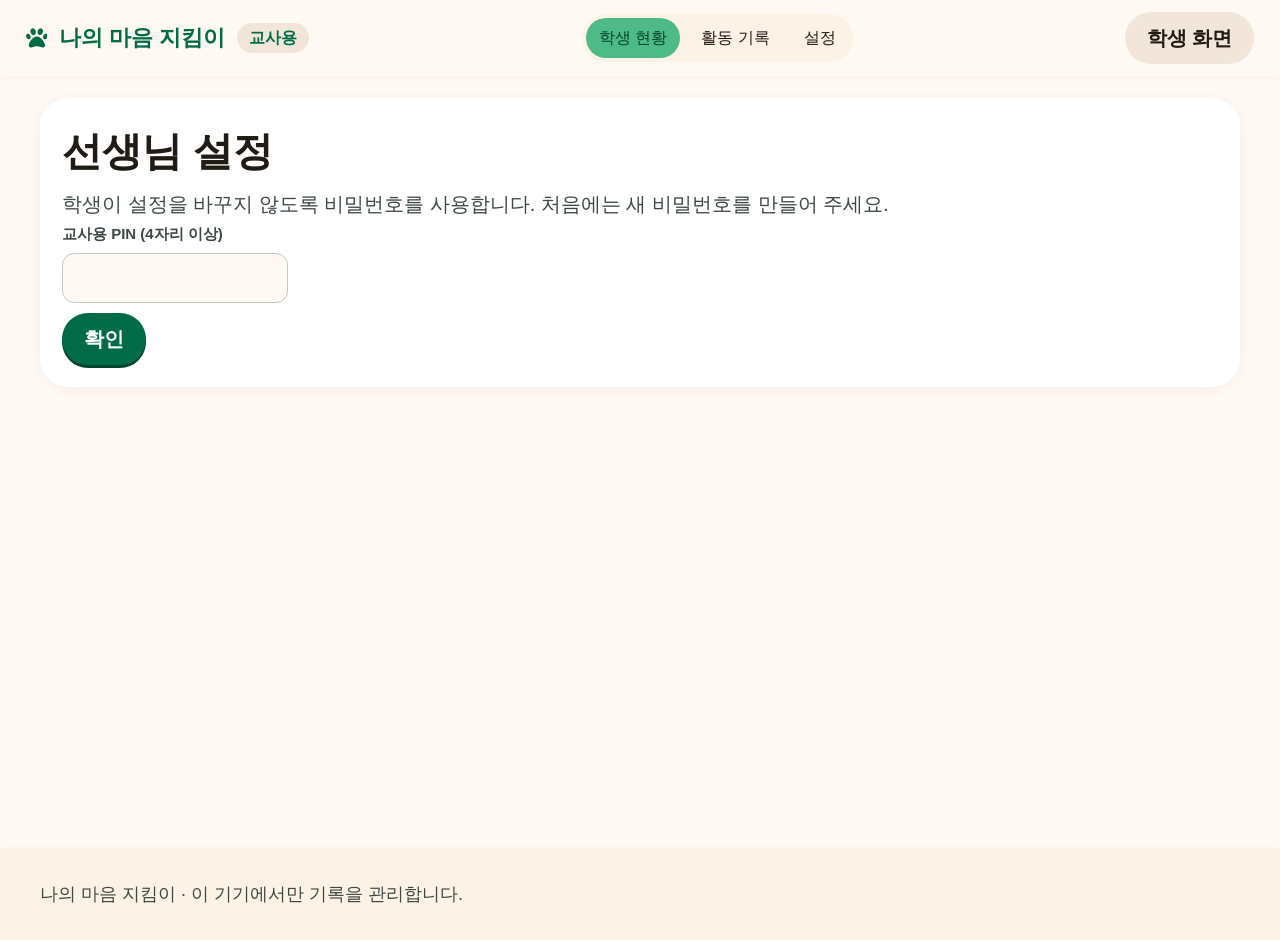
<file: teacher.html>
<!DOCTYPE html>

<html lang="ko"><head><meta charset="utf-8"/><meta content="width=device-width, initial-scale=1.0" name="viewport"/><meta content="web_standard" name="shell-type"/>
<style>@layer base{html,body{margin:0;padding:0;}body{overscroll-behavior:none;}main>:first-child{margin-top:0!important;}main>:last-child{margin-bottom:0!important;}}::-webkit-scrollbar{display:none;}</style><title>나의 마음 지킴이 · 교사용</title><link href="assets/ui.css" rel="stylesheet"/><link href="assets/app.css" rel="stylesheet"/><link href="manifest.webmanifest" rel="manifest"/><meta content="#fff8f3" name="theme-color"/><link href="assets/icon.png" rel="icon"/><script defer="" src="assets/icons.js"></script><script defer="" src="assets/app.js"></script></head><body class="bg-surface font-body-md text-body-md text-on-surface antialiased" data-page="teacher"><header class="fixed top-0 left-0 right-0 w-full z-50 bg-surface/90 backdrop-blur-xl shadow-[0_1px_8px_rgba(0,0,0,0.04)]"><div class="h-20 w-full px-margin flex items-center justify-between gap-space-sm"><a class="flex items-center gap-space-sm text-primary font-headline-md text-headline-md" href="index.html"><span class="material-symbols-outlined">pets</span> 나의 마음 지킴이 <span class="teacher-tag font-label-sm text-label-sm bg-surface-container-high px-3 py-1 rounded-full">교사용</span></a><nav class="hidden md:flex gap-2 bg-surface-container-low p-1 rounded-full"><a class="px-4 py-2 rounded-full bg-primary-container text-on-primary-container" href="#overview">학생 현황</a><a class="px-4 py-2 rounded-full" href="#records">활동 기록</a><a class="px-4 py-2 rounded-full" href="#settings">설정</a></nav><a class="app-btn muted" data-action="teacher-exit" href="index.html">학생 화면</a></div></header><main class="w-full pt-20 bg-surface min-h-screen"><div class="teacher-wrap px-margin py-space-md flex flex-col gap-space-md"><div class="app-card" id="teacherLock"><h1>선생님 설정</h1><p>학생이 설정을 바꾸지 않도록 비밀번호를 사용합니다. 처음에는 새 비밀번호를 만들어 주세요.</p><label for="pinInput">교사용 PIN (4자리 이상)</label><input autocomplete="off" id="pinInput" inputmode="numeric" maxlength="12" pattern="[0-9]*" type="password"/><button class="app-btn primary" id="pinSubmit">확인</button><p id="pinMessage" role="status"></p></div><div hidden="" id="teacherContent"><section class="app-card" id="overview"><div class="flex flex-wrap items-center justify-between gap-3"><div><h1>나래반 자기조절 대시보드</h1><p>이 기기에 저장된 활동만 표시됩니다. 실시간 원격 모니터링이 아닙니다.</p></div><a class="app-btn muted" href="index.html">학생 화면으로</a></div><div class="grid grid-cols-2 lg:grid-cols-4 gap-space-sm mt-4" id="kpis"></div></section><div class="grid grid-cols-1 lg:grid-cols-12 gap-space-md mt-5"><section class="lg:col-span-7 app-card" id="profiles"><h2>학생별 프로필</h2><p>실명 대신 별칭을 사용해 주세요.</p><div class="grid grid-cols-1 md:grid-cols-2 gap-3 my-4" id="profileCards"></div><div class="flex gap-2 flex-wrap"><input id="newProfile" maxlength="20" placeholder="새 학생 별칭 (예: 친구 2)"/><button class="app-btn primary" id="addProfile">학생 추가</button></div><p id="profileMessage" role="status"></p></section><section class="lg:col-span-5 app-card" id="settings"><h2>학생별 설정</h2><label>설정할 학생<select id="settingsProfile"></select></label><div class="settings-grid"><label>음성 안내 <select id="voiceEnabled"><option value="1">사용</option><option value="0">끄기</option></select></label><label>음성 속도<select id="voiceRate"><option value="0.7">천천히</option><option value="0.85">기본</option><option value="1">보통</option></select></label><label>들이마시기(초)<input id="inhaleSeconds" max="6" min="2" type="number"/></label><label>내쉬기(초)<input id="exhaleSeconds" max="8" min="2" type="number"/></label><label>기본 휴식 시간<select id="restMinutes"><option value="1">1분</option><option value="3">3분</option><option value="5">5분</option></select></label><label>활동 기록 저장<select id="recordEnabled"><option value="0">저장하지 않음</option><option value="1">이 기기에 저장</option></select></label><label>표시 방식<select id="displayMode"><option value="normal">그림 + 글자</option><option value="simple">그림 + 짧은 문구</option><option value="sentence">문장 표현 연습</option></select></label><label>호흡 횟수<select id="breathCycles"><option value="1">1회</option><option value="2">2회</option><option value="3">3회</option></select></label></div><details class="teacher-tools"><summary>학생에게 보여 줄 그림 카드</summary><p class="subnote">선택한 카드만 표시됩니다. 학생에게 익숙한 짧은 말로 구성해 주세요.</p><h3 class="font-bold mt-3">마음 진정 방법</h3><div class="option-grid" id="calmOptions"></div><h3 class="font-bold mt-3">AAC 의사표현 카드</h3><div class="option-grid" id="aacOptions"></div><h3 class="font-bold mt-3">상황별 연습</h3><div class="option-grid" id="scenarioOptions"></div><h3 class="font-bold mt-3">나만의 AAC 문장</h3><label>한 줄에 한 문장 (최대 6개)<textarea id="customAAC" maxlength="220" placeholder="예: 선생님, 잠깐 기다려 주세요."></textarea></label><p class="subnote">추가 문장은 '도움 요청'에 표시됩니다. 실명 등 개인정보를 넣지 마세요.</p></details><button class="app-btn primary mt-3" id="saveSettings">설정 저장</button><p id="settingsMessage" role="status"></p></section></div><section class="app-card mt-5" id="records"><div class="flex flex-wrap justify-between items-center gap-3"><div><h2>활동 기록</h2><p>학생이 선택한 정보입니다. 실제 감정 상태를 자동 판단하지 않습니다.</p></div><div class="flex gap-2"><button class="app-btn muted" id="exportRecords">CSV 내려받기</button><button class="app-btn danger" id="clearRecords">기록 삭제</button></div></div><div class="mt-4" id="recordList"></div></section><section class="app-card mt-5" id="help"><h2>도움 요청 기록</h2><p>학생이 요청한 기기 내 음성 요청입니다. 별도 교사 기기로 알림이 전송되지 않습니다.</p><div class="mt-4" id="helpList"></div></section><section class="app-card mt-5"><h2>교사용 PIN 변경</h2><input id="newPin" inputmode="numeric" maxlength="12" placeholder="새 PIN 4자리 이상" type="password"/><button class="app-btn muted" id="changePin">변경</button><p id="changePinMessage" role="status"></p><p>PIN은 간단한 학생 접근 방지용이며 보안 인증이 아닙니다. 공용 기기에 민감한 정보를 저장하지 마세요.</p></section></div></div></main><footer class="w-full bg-surface-container-low py-space-lg shadow-[0_-1px_6px_rgba(0,0,0,0.02)]"><div class="px-margin text-on-surface-variant">나의 마음 지킴이 · 이 기기에서만 기록을 관리합니다.</div></footer></body></html>
</file>
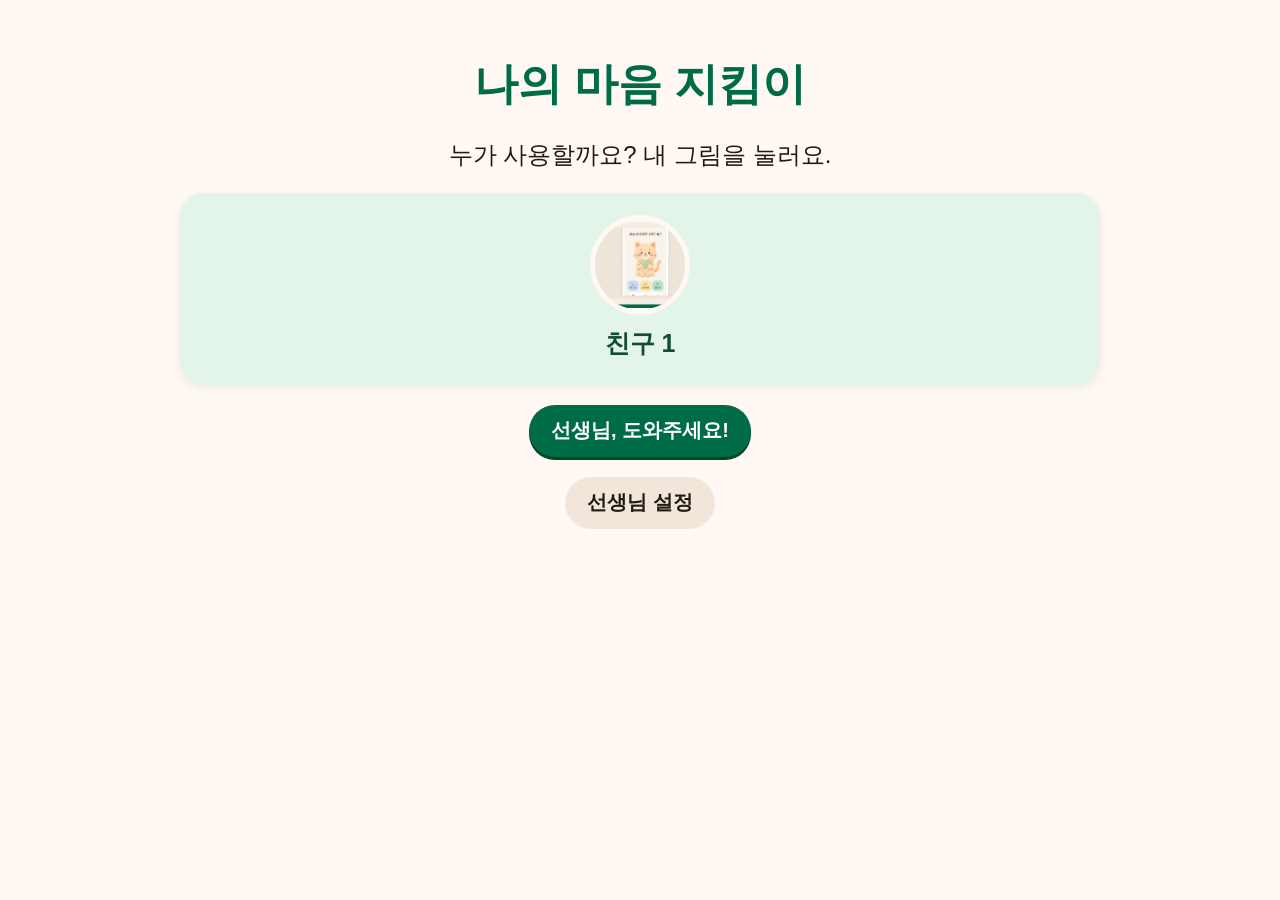
<file: thermometer.html>
<!DOCTYPE html>

<html lang="ko"><head><meta charset="utf-8"/><meta content="width=device-width, initial-scale=1.0" name="viewport"/><meta content="web_standard" name="shell-type"/>
<style>@layer base{html,body{margin:0;padding:0;}body{overscroll-behavior:none;}main>:first-child{margin-top:0!important;}main>:last-child{margin-bottom:0!important;}}::-webkit-scrollbar{display:none;}</style><title>나의 마음 지킴이 · 마음 온도계</title><link href="assets/ui.css" rel="stylesheet"/><link href="assets/app.css" rel="stylesheet"/><link href="manifest.webmanifest" rel="manifest"/><meta content="#fff8f3" name="theme-color"/><link href="assets/icon.png" rel="icon"/><script defer="" src="assets/icons.js"></script><script defer="" src="assets/app.js"></script></head><body class="bg-background font-body-md text-on-surface antialiased" data-page="thermometer"><header class="fixed top-0 w-full z-50 bg-surface/90 backdrop-blur-xl shadow-[0_1px_8px_rgba(0,0,0,0.04)]"><div class="h-24 w-full px-gutter flex items-center justify-between gap-space-md"><div class="flex items-center gap-space-md min-w-0"><a class="flex items-center justify-center w-14 h-14 rounded-2xl bg-surface-container-high hover:bg-surface-container-highest transition-colors flex-shrink-0 text-on-surface" data-path="emotion-home" href="index.html" title="처음으로 가기"><span class="material-symbols-outlined text-3xl">home</span></a><div class="flex items-center gap-space-sm min-w-0"><span class="font-headline-md text-headline-md text-primary tracking-tight truncate hidden sm:inline-block">나의 마음 지킴이</span><span class="font-body-md text-body-md text-on-surface-variant truncate hidden lg:inline-block">내 마음을 알고, 천천히 진정해요!</span></div></div><nav class="hidden xl:flex items-center gap-space-xs bg-surface-container-low p-1.5 rounded-full" data-active-classes="bg-primary-container text-on-primary-container font-label-md text-label-md rounded-2xl shadow-sm"><a aria-current="page" class="px-space-md py- space-xs transition-all bg-primary-container text-on-primary-container font-label-md text-label-md rounded-2xl shadow-sm" data-path="emotion-select" href="emotion.html">마음 알아채기</a><a class="px-space-md py-space-xs rounded-2xl font-label-md text-label-md text-on-surface-variant hover:text-on-surface transition-all" data-path="breathing-room" href="breathing.html">천천히 숨쉬기</a><a class="px-space-md py-space-xs rounded-2xl font-label-md text-label-md text-on-surface-variant hover:text-on-surface transition-all" data-path="sensory-calm" href="calm.html">마음 쉼터</a><a class="px-space-md py-space-xs rounded-2xl font-label-md text-label-md text-on-surface-variant hover:text-on-surface transition-all" data-path="my-feelings-record" href="records.html">오늘의 발자국</a></nav><div class="flex items-center gap-space-sm flex-shrink-0"><button class="flex items-center gap-space-xs px-space-md py-space-xs h-14 bg-error-container text-on-error-container rounded-full border-b-4 border-error/30 hover:bg-error-container/80 transition-all active:translate-y-0.5" data-action="help" title="선생님께 도움 요청하기" type="button"><span class="material-symbols-outlined text-2xl">support_agent</span><span class="font-label-md text-label-md">선생님 도와주세요!</span></button><button class="flex items-center justify-center w-14 h-14 rounded-full bg-secondary-fixed text-on-secondary-fixed hover:bg-secondary-fixed-dim transition-colors flex-shrink-0" data-action="guide" title="소리 안내 듣기 / 끄기" type="button"><span class="material-symbols-outlined text-2xl">volume_up</span></button><a class="flex items-center justify-center w-12 h-12 rounded-full bg-surface-container text-on-surface-variant hover:bg-surface-container-high transition-colors flex-shrink-0" data-path="teacher-settings" href="teacher.html" title="선생님 설정"><span class="material-symbols-outlined text-2xl">settings</span></a><img alt="봄이" class="w-8 h-8 rounded-full object-cover" data-original-src="https://lh3.googleusercontent.com/aida-public/[base64]" src="assets/p2-0.png"/></div></div></header><main class="w-full bg-surface min-h-[calc(100vh-6rem)] pt-2"><div class="flex flex-col w-full">
<div class="w-full max-w-7xl mx-auto px-margin-mobile md:px-gutter py-1">
<!-- Top Sensory Header & Audio Scaffolding -->
<div class="flex flex-col md:flex-row md:items-center justify-between gap-space-md bg-surface-container-low rounded-lg shadow-sm relative overflow-hidden p-space-sm">
<div class="relative z-10 flex flex-col gap-space-xs max-w-2xl">
<div class="flex items-center gap-space-xs">
<span class="inline-flex items-center justify-center w-8 h-8 rounded-full bg-primary/10 text-primary">
<span class="material-symbols-outlined text-lg" style="font-variation-settings: 'FILL' 1;">device_thermostat</span>
</span>
<span class="font-label-sm text-label-sm text-primary tracking-wide">3단계 감정 온도 측정</span>
</div>
<h2 class="font-headline-lg text-headline-lg text-on-surface">
          지금 내 마음은 얼마나 뜨거울까요?
        </h2>
<p class="font-body-lg text-body-lg text-on-surface-variant">
          내 마음의 온도를 재어보아요. 천천히 골라도 괜찮아요.
        </p>
</div>
<!-- Mascot Audio Bubble -->
<div class="relative z-10 flex items-center gap-space-sm bg-surface-container-lowest rounded-full p-2 pr-6 shadow-sm">
<button aria-label="음성 안내 다시 듣기" class="w-14 h-14 rounded-full bg-primary-container text-on-primary-container flex items-center justify-center shadow-sm hover:scale-105 active:scale-95 transition-transform flex-shrink-0" id="ttsButton" type="button">
<span class="material-symbols-outlined text-3xl" style="font-variation-settings: 'FILL' 1;">volume_up</span>
</button>
<div class="flex flex-col">
<span class="font-label-sm text-label-sm text-primary">마음 지킴이 고양이</span>
<span class="font-body-md text-body-md text-on-surface">"지금 내 마음이 얼마나 큰지 꾹 눌러보세요!"</span>
</div>
</div>
<!-- Subtle background ambient wave -->
<div class="absolute -right-12 -bottom-12 w-64 h-64 bg-primary-fixed/30 rounded-full blur-3xl pointer-events-none"></div>
</div>
<!-- Main Workspace: Vertical Sensory Thermometer + 3-Stage Emotion Cards -->
<div class="grid grid-cols-1 lg:grid-cols-12 items-center mt-space-xs gap-space-sm">
<!-- Left Column: Friendly Picture-Book Thermometer Visual (4 Cols) -->
<div class="lg:col-span-4 flex flex-col items-center justify-center bg-surface-container rounded-xl shadow-sm relative p-space-sm">
<div class="w-full flex items-center justify-between mb-space-sm px-2">
<span class="font-label-md text-label-md text-on-surface-variant flex items-center gap-1">
<span class="material-symbols-outlined text-secondary">insights</span>
            마음 게이지
          </span>
<span class="font-label-md text-label-md text-primary bg-surface-container-lowest px-3 py-1 rounded-full" id="levelLabel">
            1단계 : 편안해요
          </span>
</div>
<!-- Vertical Thermometer Graphic -->
<div class="relative w-36 bg-surface-container-lowest rounded-full p-3 shadow-inner flex flex-col items-center justify-end h-[340px]">
<!-- Glass Reflection accent -->
<div class="absolute top-8 left-6 w-3 h-48 bg-surface/80 rounded-full blur-[1px] pointer-events-none z-20"></div>
<!-- Measurement Ticks -->
<div class="absolute inset-y-12 right-4 flex flex-col justify-between py-6 text-outline pointer-events-none select-none font-label-sm text-label-sm z-10">
<span class="flex items-center gap-1">― <strong class="text-error font-headline-md">3</strong></span>
<span class="flex items-center gap-1">― <strong class="text-tertiary font-headline-md">2</strong></span>
<span class="flex items-center gap-1">― <strong class="text-primary font-headline-md">1</strong></span>
</div>
<!-- Rising Liquid Tube -->
<div class="w-16 bg-surface-container-high rounded-full overflow-hidden relative flex flex-col justify-end p-1 h-48">
<div class="w-full rounded-full transition-all duration-700 ease-out flex items-start justify-center pt-2 relative shadow-md" id="thermoLiquid" style="height: 33%; background-color: #4eba87;">
<!-- Smiling Face in thermometer fluid top -->
<span class="material-symbols-outlined text-on-primary text-2xl transition-transform animate-bounce" id="liquidIcon">
                sentiment_very_satisfied
              </span>
</div>
</div>
<!-- Bulb at the bottom -->
<div class="w-24 h-24 rounded-full flex items-center justify-center mt-[-18px] shadow-md transition-colors duration-500 z-10" id="thermoBulb" style="background-color: #4eba87;">
<div class="w-16 h-16 rounded-full bg-surface-container-lowest/30 flex items-center justify-center">
<span class="material-symbols-outlined text-4xl text-on-primary" style="font-variation-settings: 'FILL' 1;">
                favorite
              </span>
</div>
</div>
</div>
<!-- Companion Cat Helper Badge -->
<div class="bg-surface-container-lowest rounded-2xl p-space-sm w-full flex items-center gap-space-sm mt-space-xs">
<img alt="봄이 고양이 그림" class="w-14 h-14 rounded-full object-cover shadow-sm flex-shrink-0" data-alt="Charming pastel storybook illustration of a friendly ginger kitten holding a mint green leaf heart with gentle paws, warm soothing minimalist children book art style" data-original-src="https://lh3.googleusercontent.com/aida-public/[base64]" src="assets/p3-1.png"/>
<div class="flex flex-col min-w-0">
<span class="font-label-sm text-label-sm text-on-surface truncate">나의 곁에 있는 단짝</span>
<p class="font-body-md text-body-md text-on-surface-variant line-clamp-1" id="mascotSubtext">마음이 잔잔해서 참 좋아요.</p>
</div>
</div>
</div>
<!-- Right Column: 3 Sensory Stage Large Cards (8 Cols) -->
<div class="lg:col-span-8 flex flex-col gap-space-xs">
<!-- STAGE 1: GREEN (Selected by default) -->
<button aria-label="1단계: 괜찮아요, 조금 잔잔해요" class="w-full text-left bg-primary-fixed/20 hover:bg-primary-fixed/30 active:scale-[0.99] transition-all duration-300 rounded-lg flex items-center justify-between gap-space-md shadow-md focus:outline-none ring-4 ring-primary p-space-sm" id="cardStage1" onclick="selectStage(1)" type="button">
<div class="flex items-center gap-space-md min-w-0">
<div class="w-24 h-24 md:w-28 md:h-28 rounded-2xl bg-surface-container-lowest p-2 shadow-sm flex items-center justify-center flex-shrink-0">
<img alt="봄이 고양이 그림" class="w-full h-full object-cover rounded-xl" data-alt="Soft picture book illustration of a gentle cream-colored cat resting peacefully with sleepy happy eyes, curled up gently with pastel green leaves, gentle children therapeutic art" data-original-src="https://lh3.googleusercontent.com/aida-public/[base64]" src="assets/p3-2.png"/>
</div>
<div class="flex flex-col gap-1 min-w-0">
<div class="flex items-center gap-2">
<span class="px-3 py-0.5 rounded-full bg-primary text-on-primary font-label-sm text-label-sm">1단계 • 초록 마음</span>
<span class="font-body-md text-body-md text-primary font-bold">강도 1/3</span>
</div>
<h3 class="font-headline-md text-headline-md text-on-surface">
                괜찮아요 / 조금 잔잔해요
              </h3>
<p class="font-body-md text-body-md text-on-surface-variant">
                마음이 평온하고 숨을 천천히 쉴 수 있는 기분이에요.
              </p>
</div>
</div>
<div class="w-14 h-14 rounded-full bg-primary text-on-primary flex items-center justify-center flex-shrink-0 shadow-sm">
<span class="material-symbols-outlined text-3xl font-bold" id="check1">check</span>
</div>
</button>
<!-- STAGE 2: AMBER / YELLOW -->
<button aria-label="2단계: 조금 화나요, 조금 불편해요" class="w-full text-left bg-surface-container hover:bg-surface-container-high active:scale-[0.99] transition-all duration-300 rounded-lg flex items-center justify-between gap-space-md shadow-sm focus:outline-none p-space-sm" id="cardStage2" onclick="selectStage(2)" type="button">
<div class="flex items-center gap-space-md min-w-0">
<div class="w-24 h-24 md:w-28 md:h-28 rounded-2xl bg-surface-container-lowest p-2 shadow-sm flex items-center justify-center flex-shrink-0">
<img alt="봄이 고양이 그림" class="w-full h-full object-cover rounded-xl" data-alt="Charming children book pastel drawing of a ginger cat with slightly furrowed cute eyebrows, clenching soft paws, looking a bit unsettled yet calm, gentle amber and cream tones" data-original-src="https://lh3.googleusercontent.com/aida-public/[base64]" src="assets/p3-3.png"/>
</div>
<div class="flex flex-col gap-1 min-w-0">
<div class="flex items-center gap-2">
<span class="px-3 py-0.5 rounded-full bg-surface-container-highest text-on-surface-variant font-label-sm text-label-sm">2단계 • 노란 마음</span>
<span class="font-body-md text-body-md text-on-surface-variant">강도 2/3</span>
</div>
<h3 class="font-headline-md text-headline-md text-on-surface">
                조금 화나요 / 조금 불편해요
              </h3>
<p class="font-body-md text-body-md text-on-surface-variant">
                가슴이 조금 두근거리거나 생각대로 되지 않아 답답해요.
              </p>
</div>
</div>
<div class="w-14 h-14 rounded-full bg-surface-container-high text-on-surface-variant flex items-center justify-center flex-shrink-0">
<span class="material-symbols-outlined text-3xl font-bold opacity-0" id="check2">check</span>
</div>
</button>
<!-- STAGE 3: RED / CORAL (Immediate High-Arousal Triggers) -->
<button aria-label="3단계: 많이 화나요, 폭발할 것 같아요" class="w-full text-left bg-surface-container hover:bg-error-container/30 active:scale-[0.99] transition-all duration-300 rounded-lg flex items-center justify-between gap-space-md shadow-sm focus:outline-none p-space-sm" id="cardStage3" onclick="selectStage(3)" type="button">
<div class="flex items-center gap-space-md min-w-0">
<div class="w-24 h-24 md:w-28 md:h-28 rounded-2xl bg-surface-container-lowest p-2 shadow-sm flex items-center justify-center flex-shrink-0">
<img alt="봄이 고양이 그림" class="w-full h-full object-cover rounded-xl" data-alt="Soothing pastel drawing of a chubby cat with warm flushed rosy cheeks and tiny steam puffs from ears, visibly overwhelmed needing a pause, gentle storybook art, non-threatening safe expression" data-original-src="https://lh3.googleusercontent.com/aida-public/[base64]" src="assets/p3-4.png"/>
</div>
<div class="flex flex-col gap-1 min-w-0">
<div class="flex items-center gap-2">
<span class="px-3 py-0.5 rounded-full bg-error-container text-on-error-container font-label-sm text-label-sm">3단계 • 빨간 마음</span>
<span class="font-body-md text-body-md text-error font-bold">강도 3/3</span>
</div>
<h3 class="font-headline-md text-headline-md text-on-surface">
                많이 화나요 / 폭발할 것 같아요!
              </h3>
<p class="font-body-md text-body-md text-on-surface-variant">
                몸에 힘이 꽉 들어가고 눈물이 나거나 소리를 지르고 싶어요.
              </p>
</div>
</div>
<div class="w-14 h-14 rounded-full bg-surface-container-high text-on-surface-variant flex items-center justify-center flex-shrink-0">
<span class="material-symbols-outlined text-3xl font-bold opacity-0" id="check3">check</span>
</div>
</button>
</div>
</div>
<!-- Alert / Sensory Calming Banner for Level 3 (Hidden by default, slides down) -->
<div class="hidden mt-space-lg bg-error-container text-on-error-container rounded-xl p-space-lg shadow-md animate-fade-in transition-all" id="emergencyPauseModal">
<div class="flex flex-col md:flex-row items-center justify-between gap-space-md">
<div class="flex items-center gap-space-md">
<div class="w-16 h-16 rounded-full bg-on-error flex items-center justify-center text-error flex-shrink-0 shadow-sm">
<span class="material-symbols-outlined text-4xl" style="font-variation-settings: 'FILL' 1;">front_hand</span>
</div>
<div class="flex flex-col">
<span class="font-headline-md text-headline-md font-bold">지금 바로 멈추고 쉬어요!</span>
<p class="font-body-lg text-body-lg text-on-error-container">
              몸과 마음에 불이 났어요. 아무 말도 안 해도 돼요. 먼저 시원한 숨을 쉬어볼까요?
            </p>
</div>
</div>
<div class="flex items-center gap-space-sm flex-shrink-0 w-full md:w-auto">
<a class="w-full md:w-auto min-h-[64px] px-space-lg py-space-sm rounded-full bg-error text-on-error font-label-lg text-label-lg flex items-center justify-center gap-2 shadow-md hover:bg-error/90 active:scale-95 transition-transform" href="stop.html">
<span>지금 바로 1단계 멈추기</span>
<span class="material-symbols-outlined text-2xl">arrow_forward</span>
</a>
</div>
</div>
</div>
<!-- Bottom Radical Accessibility Action Bar -->
<div class="bg-surface-container-low rounded-xl flex flex-col sm:flex-row items-center justify-between gap-space-md shadow-sm mt-space-xs px-space-md py-space-xs">
<!-- Back button -->
<a class="min-h-[64px] min-w-[140px] w-full sm:w-auto px-space-lg py-space-sm rounded-full bg-surface-container-highest text-on-surface font-label-md text-label-md flex items-center justify-center gap-2 shadow-sm hover:bg-surface-container active:scale-95 transition-transform" href="emotion.html">
<span class="material-symbols-outlined text-2xl">arrow_back</span>
<span>이전으로</span>
</a>
<!-- Center status pill (optional helper message) -->
<div class="hidden lg:flex items-center gap-2 text-on-surface-variant font-body-md text-body-md">
<span class="material-symbols-outlined text-primary text-xl">favorite</span>
<span>어떤 감정이든 자연스러운 거예요. 차근차근 해보아요.</span>
</div>
<!-- Forward / Action Flow -->
<div class="flex flex-col sm:flex-row items-center gap-space-sm w-full sm:w-auto">
<button class="min-h-[64px] w-full sm:w-auto px-space-md py-space-sm rounded-full bg-error-container text-on-error-container font-label-md text-label-md flex items-center justify-center gap-2 shadow-sm hover:bg-error-container/80 active:scale-95 transition-all" data-action="help" type="button">
<span class="material-symbols-outlined text-2xl">support_agent</span>
<span>선생님 도와주세요</span>
</button>
<a class="min-h-[64px] min-w-[220px] w-full sm:w-auto px-space-xl py-space-sm rounded-full bg-primary-container text-on-primary-container font-label-lg text-label-lg flex items-center justify-center gap-3 shadow-md border-b-4 border-primary hover:bg-primary-container/90 active:scale-95 transition-all" href="stop.html" id="nextStepBtn">
<span>마음 가라앉히러 가기</span>
<span class="material-symbols-outlined text-3xl font-bold">arrow_forward</span>
</a>
</div>
</div>
</div>
</div>
<script>
  let currentStage = 1;

  function selectStage(stage) {
    currentStage = stage;
    const thermoLiquid = document.getElementById('thermoLiquid');
    const thermoBulb = document.getElementById('thermoBulb');
    const liquidIcon = document.getElementById('liquidIcon');
    const levelLabel = document.getElementById('levelLabel');
    const mascotSubtext = document.getElementById('mascotSubtext');
    const emergencyModal = document.getElementById('emergencyPauseModal');
    const nextStepBtn = document.getElementById('nextStepBtn');

    // Reset styles on all cards
    const cards = [
      document.getElementById('cardStage1'),
      document.getElementById('cardStage2'),
      document.getElementById('cardStage3')
    ];
    const checks = [
      document.getElementById('check1'),
      document.getElementById('check2'),
      document.getElementById('check3')
    ];

    cards.forEach((card, idx) => {
      card.className = "w-full text-left bg-surface-container hover:bg-surface-container-high active:scale-[0.99] transition-all duration-300 rounded-lg p-space-md md:p-space-lg flex items-center justify-between gap-space-md shadow-sm focus:outline-none";
      checks[idx].classList.add('opacity-0');
      checks[idx].parentElement.className = "w-14 h-14 rounded-full bg-surface-container-high text-on-surface-variant flex items-center justify-center flex-shrink-0";
    });

    if (stage === 1) {
      // Stage 1 - Green
      thermoLiquid.style.height = "33%";
      thermoLiquid.style.backgroundColor = "#4eba87";
      thermoBulb.style.backgroundColor = "#4eba87";
      liquidIcon.innerText = "sentiment_very_satisfied";
      levelLabel.innerText = "1단계 : 편안해요";
      levelLabel.className = "font-label-md text-label-md text-primary bg-surface-container-lowest px-3 py-1 rounded-full";
      mascotSubtext.innerText = "마음이 잔잔해서 참 좋아요.";
      emergencyModal.classList.add('hidden');
      nextStepBtn.classList.remove('bg-error', 'border-error/80', 'text-on-error');
      nextStepBtn.classList.add('bg-primary-container', 'border-primary', 'text-on-primary-container');
      nextStepBtn.querySelector('span:first-child').innerText = "마음 가라앉히러 가기";

      cards[0].className = "w-full text-left bg-primary-fixed/20 hover:bg-primary-fixed/30 active:scale-[0.99] transition-all duration-300 rounded-lg p-space-md md:p-space-lg flex items-center justify-between gap-space-md shadow-md focus:outline-none ring-4 ring-primary";
      checks[0].classList.remove('opacity-0');
      checks[0].parentElement.className = "w-14 h-14 rounded-full bg-primary text-on-primary flex items-center justify-center flex-shrink-0 shadow-sm";
    } else if (stage === 2) {
      // Stage 2 - Amber/Tertiary
      thermoLiquid.style.height = "66%";
      thermoLiquid.style.backgroundColor = "#e09f3e";
      thermoBulb.style.backgroundColor = "#e09f3e";
      liquidIcon.innerText = "sentiment_neutral";
      levelLabel.innerText = "2단계 : 조금 불편해요";
      levelLabel.className = "font-label-md text-label-md text-on-surface bg-surface-container-lowest px-3 py-1 rounded-full";
      mascotSubtext.innerText = "천천히 숨을 고르고 있어요.";
      emergencyModal.classList.add('hidden');
      nextStepBtn.classList.remove('bg-error', 'border-error/80', 'text-on-error');
      nextStepBtn.classList.add('bg-primary-container', 'border-primary', 'text-on-primary-container');
      nextStepBtn.querySelector('span:first-child').innerText = "숨쉬기 연습하러 가기";

      cards[1].className = "w-full text-left bg-surface-container-highest hover:bg-surface-container-highest active:scale-[0.99] transition-all duration-300 rounded-lg p-space-md md:p-space-lg flex items-center justify-between gap-space-md shadow-md focus:outline-none ring-4 ring-outline";
      checks[1].classList.remove('opacity-0');
      checks[1].parentElement.className = "w-14 h-14 rounded-full bg-outline text-on-primary flex items-center justify-center flex-shrink-0 shadow-sm";
    } else if (stage === 3) {
      // Stage 3 - Coral / Red
      thermoLiquid.style.height = "100%";
      thermoLiquid.style.backgroundColor = "#ba1a1a";
      thermoBulb.style.backgroundColor = "#ba1a1a";
      liquidIcon.innerText = "sentiment_very_dissatisfied";
      levelLabel.innerText = "3단계 : 많이 뜨거워요!";
      levelLabel.className = "font-label-md text-label-md text-error bg-error-container px-3 py-1 rounded-full font-bold";
      mascotSubtext.innerText = "우리 같이 잠깐 멈추어 보아요!";
      emergencyModal.classList.remove('hidden');
      emergencyModal.scrollIntoView({ behavior: 'smooth', block: 'center' });
      nextStepBtn.classList.remove('bg-primary-container', 'border-primary', 'text-on-primary-container');
      nextStepBtn.classList.add('bg-error', 'border-error-container', 'text-on-error');
      nextStepBtn.querySelector('span:first-child').innerText = "🛑 지금 바로 멈추기";

      cards[2].className = "w-full text-left bg-error-container/40 hover:bg-error-container/50 active:scale-[0.99] transition-all duration-300 rounded-lg p-space-md md:p-space-lg flex items-center justify-between gap-space-md shadow-md focus:outline-none ring-4 ring-error";
      checks[2].classList.remove('opacity-0');
      checks[2].parentElement.className = "w-14 h-14 rounded-full bg-error text-on-error flex items-center justify-center flex-shrink-0 shadow-sm";
    }
  }

  // Audio Playback simulation
  document.getElementById('ttsButton').addEventListener('click', function() {
    this.classList.add('scale-110');
    setTimeout(() => this.classList.remove('scale-110'), 250);
    if ('speechSynthesis' in window) {
      window.speechSynthesis.cancel();
      const text = "지금 내 마음이 얼마나 큰지 골라보세요. 괜찮아요, 조금 잔잔해요. 조금 화나요. 많이 화나요 폭발할 것 같아요.";
      const utterance = new SpeechSynthesisUtterance(text);
      utterance.lang = 'ko-KR';
      utterance.rate = 0.85;
      utterance.pitch = 1.1;
      window.speechSynthesis.speak(utterance);
    }
  });
</script></main><footer class="w-full bg-surface-container-low py-space-xs"><div class="w-full px-gutter flex flex-col md:flex-row items-center justify-between gap-space-md"><div class="flex items-center gap-space-sm"><span class="material-symbols-outlined text-primary text-2xl">pets</span><span class="font-body-md text-body-md text-on-surface-variant">나의 마음 지킴이 • 따뜻하고 편안한 특수교육 정서 지원</span></div><div class="flex items-center gap-space-md"><span class="font-label-sm text-label-sm text-on-surface-variant">괜찮아요, 천천히 말해도 돼요</span></div></div></footer>
</body></html>
</file>
<file: assets/app.css>
/* Small layout/accessibility corrections. The original Stitch utility design is in ui.css. */
:root{font-family:"Noto Sans", "Noto Sans KR", "Apple SD Gothic Neo", "Malgun Gothic", sans-serif;color:#201b14;background:#fff8f3;--header-height:76px}html{scroll-behavior:smooth;scroll-padding-top:100px}body{margin:0;min-height:100dvh;background:#fff8f3;display:flex;flex-direction:column}body>main{flex:1;min-height:calc(100dvh - var(--header-height) - 44px)!important;padding-top:calc(var(--header-height) + 8px)!important;overflow:visible!important}body>footer{margin-top:auto}body>header{height:var(--header-height);background:#fff8f3!important}body>header>div{height:100%!important;padding-inline:clamp(12px,2vw,28px)!important;gap:10px!important}body>header nav{flex-shrink:0}body>header nav a{white-space:nowrap;font-size:clamp(13px,1.25vw,17px)!important;line-height:1.3!important;padding:10px 13px!important}body>header .font-headline-md{font-size:clamp(16px,1.7vw,24px);line-height:1.25;white-space:nowrap;overflow:visible}body>header .font-body-md.truncate{display:none!important}body>header .font-label-md{font-size:clamp(14px,1.35vw,18px);line-height:1.25}body>header img{display:none}body>header button[data-action="help"]{padding-inline:12px;min-width:48px;min-height:48px}body>header .truncate{white-space:nowrap}body[data-page="teacher"] body>header nav a{font-size:15px!important}body[data-page="teacher"] body>header .teacher-tag{white-space:nowrap}body[data-page="teacher"] .teacher-wrap{padding-top:14px}body[data-page="index"] main>div{min-height:calc(100dvh - var(--header-height) - 62px);gap:12px}body>main>div:first-child{height:auto!important;max-height:none!important;overflow:visible!important;min-height:calc(100dvh - var(--header-height) - 60px);gap:clamp(12px,1.4vh,22px)}body[data-page="stop"] main>div:first-child{min-height:0;flex:none}body[data-page="breathing"] main>div:first-child,body[data-page="check"] main>div:first-child,body[data-page="calm"] main>div:first-child,body[data-page="aac"] main>div:first-child,body[data-page="complete"] main>div:first-child{min-height:calc(100dvh - var(--header-height) - 70px)}body[data-page="index"] .emotion-card{min-height:116px}body[data-page="aac"] .aac-card{min-height:190px;max-height:none}body[data-page="aac"] #selectedCardsTray{flex-wrap:wrap;overflow:visible;max-width:100%}body[data-page="aac"] .aac-card .text-4xl,body[data-page="aac"] .aac-card .text-5xl,body[data-page="aac"] .aac-card .text-6xl{font-size:clamp(36px,5vw,64px)}body[data-page="aac"] .aac-card>div:first-child{flex-shrink:0}.aac-strip{display:inline-flex;gap:9px;align-items:center;background:#d9f6e7;padding:9px 12px;border-radius:14px;color:#00462c;font-size:16px;font-weight:700}.aac-strip span{font-size:22px}.aac-selected{background:#e1f7e9!important;border-color:#006c47!important;box-shadow:0 0 0 2px #4eba87}.category-chip.active-filter{background:#4eba87!important;color:#00462c!important;font-weight:700}.material-symbols-outlined{display:inline-flex;align-items:center;justify-content:center;line-height:1;flex-shrink:0;vertical-align:middle;min-width:1em}.material-symbols-outlined svg{width:1em;height:1em;fill:currentColor;display:block}.material-symbols-outlined[data-icon-fallback]{font-family:sans-serif;font-size:.95em}.material-symbols-outlined .icon-name{position:absolute;clip:rect(0,0,0,0);height:1px;width:1px;overflow:hidden}.material-symbols-outlined.animate-spin,.material-symbols-outlined.animate-bounce{animation:none!important}button,a,input,select{touch-action:manipulation}button,a{ -webkit-tap-highlight-color:transparent}button:focus-visible,a:focus-visible,input:focus-visible,select:focus-visible{outline:3px solid #136299!important;outline-offset:3px}button:disabled{cursor:not-allowed;opacity:.55}[hidden]{display:none!important}.derived-wrap{max-width:1360px;margin:0 auto;padding:22px clamp(16px,3vw,40px) 28px;width:100%}.app-card{background:#fff;border-radius:28px;padding:clamp(20px,3vw,34px);box-shadow:0 2px 12px #766e6512}.app-card h1{font-family:inherit;font-size:clamp(27px,3.2vw,40px);font-weight:800;line-height:1.35;margin:4px 0 10px}.app-card h2{font-size:clamp(22px,2.4vw,30px);line-height:1.35;font-weight:750;margin:0 0 8px}.app-card p{font-size:clamp(16px,1.8vw,20px);line-height:1.6;color:#3e4942}.app-card .lead{font-size:clamp(18px,2.1vw,24px)}.small-step{display:inline-block;background:#d9f6e7;color:#005234;border-radius:999px;padding:6px 14px;font-size:16px;font-weight:700}.app-btn{display:inline-flex;align-items:center;justify-content:center;text-align:center;gap:8px;min-height:52px;border-radius:999px;padding:12px 22px;border:0;cursor:pointer;font-weight:750;font-size:clamp(16px,1.7vw,20px);line-height:1.35;text-decoration:none;transition:background .15s,transform .15s;white-space:normal}.app-btn:active{transform:translateY(1px)}.app-btn.primary{background:#006c47;color:white;box-shadow:0 3px 0 #00462c}.app-btn.primary:hover{background:#005234}.app-btn.muted{background:#f2e6db;color:#201b14}.app-btn.muted:hover{background:#ece1d6}.app-btn.danger{background:#ffdad6;color:#93000a}.app-btn.selected{background:#4eba87;color:#00462c;box-shadow:0 0 0 2px #006c47}.app-btn.compact{min-height:42px;font-size:14px;padding:9px 14px}.action-row{display:flex;align-items:center;justify-content:space-between;flex-wrap:wrap;gap:12px;margin-top:22px}.activity-panel{text-align:center}.activity-hero{display:flex;align-items:center;justify-content:center;flex-wrap:wrap;gap:clamp(24px,4vw,60px);margin:25px auto}.activity-illustration{display:flex;align-items:center;justify-content:center;background:linear-gradient(135deg,#fdf2e6,#e2f8e7);width:clamp(165px,26vw,300px);height:clamp(165px,26vw,300px);border-radius:42px}.activity-illustration span{font-size:clamp(70px,12vw,155px)}.timer-ring{--progress:100%;width:205px;height:205px;margin:22px auto;border-radius:50%;background:conic-gradient(#4eba87 var(--progress),#f2e6db 0);display:grid;place-items:center;box-shadow:0 4px 18px #006c4715}.timer-ring>div{display:flex;flex-direction:column;align-items:center;justify-content:center;background:#fff8f3;border-radius:50%;width:calc(100% - 24px);height:calc(100% - 24px)}.timer-ring strong{font-size:43px;font-variant-numeric:tabular-nums;color:#006c47}.timer-ring small{font-size:16px;color:#3e4942}.scenario-card,.choice-card{border:2px solid transparent;background:#fdf2e6;color:#201b14;border-radius:24px;min-height:136px;padding:18px 16px;display:flex;flex-direction:column;align-items:center;justify-content:center;gap:12px;text-align:center;font-size:clamp(17px,1.8vw,21px);line-height:1.45;cursor:pointer}.scenario-card:hover,.choice-card:hover{border-color:#4eba87}.scenario-card span,.choice-card span{font-size:52px}.scenario-card:nth-child(3n+2){background:#e9ddff}.scenario-card:nth-child(3n+3){background:#cfe5ff}.scenario-hero{display:flex;gap:20px;align-items:center;flex-wrap:wrap;background:#fdf2e6;border-radius:22px;padding:18px;margin-top:15px}.scenario-hero>span{font-size:64px}.scenario-hero h2{flex:1;min-width:150px}.choice-card.chosen{border-color:#006c47;background:#d9f6e7}.feedback{padding:14px 18px;background:#f2e6db;border-radius:18px;min-height:54px;font-weight:700;color:#3e4942;font-size:18px;line-height:1.6}.feedback:empty{display:none}.feedback.good{background:#d9f6e7;color:#005234}.stamp-tile{min-height:118px;border-radius:18px;background:#f7ece1;display:flex;flex-direction:column;align-items:center;justify-content:space-around;padding:10px 4px;font-size:14px;text-align:center;gap:6px;color:#6e7a71}.stamp-tile.earned{background:#d9f6e7;color:#006c47;font-weight:700}.stamp-icon{width:48px;height:48px;border-radius:100%;display:grid;place-items:center;background:#ece1d6;color:#8b958d}.stamp-tile.earned .stamp-icon{background:#4eba87;color:#00462c}.stamp-tile small{font-size:12px}.record-row{display:flex;justify-content:space-between;align-items:center;gap:12px;padding:14px 16px;border-bottom:1px solid #f2e6db;color:#3e4942;font-size:14px}.record-row>div{display:flex;flex-direction:column;gap:4px}.record-row strong{font-size:17px;color:#201b14}.empty-state{padding:16px 20px;background:#fdf2e6;border-radius:16px}.teacher-wrap{max-width:1440px;margin:auto;width:100%}.teacher-wrap .app-card{padding:22px}.teacher-wrap input,.teacher-wrap select{display:block;min-height:48px;border:1px solid #bdcabf;background:#fff8f3;border-radius:12px;padding:10px 12px;color:#201b14;font-size:16px;max-width:100%;margin:5px 0 10px}.teacher-wrap input:focus,.teacher-wrap select:focus{border-color:#006c47}.teacher-wrap label{display:block;font-weight:700;font-size:15px;color:#3e4942}.teacher-wrap label>input,.teacher-wrap label>select{width:100%}.settings-grid{display:grid;grid-template-columns:1fr 1fr;gap:4px 14px}.kpi{display:flex;align-items:center;gap:12px;background:#fdf2e6;border-radius:20px;padding:16px}.kpi>.material-symbols-outlined{font-size:30px;color:#006c47}.kpi div{display:flex;flex-direction:column;gap:4px}.kpi small{font-size:14px;color:#3e4942}.kpi strong{font-size:27px;color:#006c47}.profile-card{background:#fdf2e6;border-radius:16px;padding:15px;display:flex;align-items:center;gap:8px;justify-content:space-between}.profile-card>div{display:flex;flex-direction:column;gap:5px}.profile-card strong{font-size:19px}.profile-card small{color:#3e4942;font-size:13px}.app-notice{position:fixed;left:50%;bottom:24px;transform:translate(-50%,20px);background:#00462c;color:white;border-radius:20px;padding:14px 20px;z-index:1000;max-width:min(90vw,700px);font-size:17px;line-height:1.5;box-shadow:0 5px 24px #0002;opacity:0;pointer-events:none;transition:transform .18s,opacity .18s;text-align:center}.app-notice.visible{opacity:1;transform:translate(-50%,0)}.app-dialog{margin:auto;border:0;border-radius:32px;padding:30px;max-width:min(90vw,620px);width:100%;text-align:center;background:#fff8f3;color:#201b14;box-shadow:0 12px 50px #0003}.app-dialog::backdrop{background:#201b1480}.app-dialog h2{font-size:clamp(24px,4vw,38px);font-weight:800;color:#93000a;margin:12px 0}.app-dialog p{font-size:19px;line-height:1.6;margin-bottom:20px}.help-symbol{margin:auto;width:90px;height:90px;display:grid;place-items:center;font-size:48px;background:#ffdad6;border-radius:50%}.dialog-actions{display:flex;flex-wrap:wrap;gap:10px;justify-content:center}.simple-mode .emotion-card p,.simple-mode .emotion-card .font-body-md,.simple-mode .emotion-card .font-body-lg{display:none!important}.simple-mode .emotion-card{min-height:116px}.simple-mode .aac-card p{display:none}.simple-mode .emotion-card h2,.simple-mode .emotion-card h3{font-size:clamp(24px,3.5vw,38px)}
@media(max-width:1279px){body>header nav{display:flex!important}body>header nav a{padding:8px 9px!important;font-size:14px!important}body>header .font-headline-md{font-size:19px}body>header .font-body-md{display:none!important}body>header>div{gap:8px!important}body>header button[data-action="guide"]{width:44px;height:44px}body>header a[title="선생님 설정"]{width:44px;height:44px}}
@media(max-width:1020px){body>header nav{display:none!important}body>header .font-headline-md{font-size:21px}body[data-page="teacher"] body>header nav{display:none!important}body[data-page="breathing"] main>div:first-child{min-height:calc(100dvh - 150px)}body[data-page="index"] .emotion-card{min-height:120px}body[data-page="complete"] .grid.grid-cols-5{gap:4px}}
@media(max-width:700px){:root{--header-height:64px}body>header>div{padding-inline:10px!important;gap:6px!important}body>header .font-headline-md{font-size:17px!important;display:inline-block!important;max-width:150px;overflow:hidden;text-overflow:ellipsis}body>header button[data-action="help"]{min-height:44px;min-width:44px;padding:8px!important}body>header button[data-action="help"] span:not(.material-symbols-outlined){font-size:0!important}body>header button[data-action="help"] span:not(.material-symbols-outlined)::after{content:'도와줘요';font-size:13px}body>header button[data-action="guide"]{width:38px;height:38px}body>header a[title="선생님 설정"]{width:38px;height:38px}body>header .w-14{width:42px!important;height:42px!important}body>header .w-12{width:40px!important;height:40px!important}body>header .teacher-tag{display:none}body>main>div:first-child{padding-left:12px!important;padding-right:12px!important}main .font-headline-xl{font-size:30px}body[data-page="stop"] main .w-48{width:150px;height:150px}body[data-page="stop"] main .min-h-\[64px\]{min-height:58px}body[data-page="breathing"] main>div:first-child{min-height:0}body[data-page="breathing"] #breathSphere{width:190px;height:190px}body[data-page="breathing"] #breathSphere h2{font-size:25px;line-height:1.15}body[data-page="breathing"] #breathSphere p{font-size:17px;line-height:1.3}body[data-page="breathing"] #breathIconWrapper{width:42px;height:42px}body[data-page="aac"] .aac-card{min-height:138px}body[data-page="check"] .font-headline-lg{font-size:24px;line-height:1.4}.teacher-wrap{padding-inline:12px!important}.settings-grid{grid-template-columns:1fr}.action-row .app-btn{flex:1 1 120px}.app-card{padding:18px}.app-btn{min-height:52px}.stamp-tile{font-size:12px;min-height:104px}.stamp-icon{width:36px;height:36px}.stamp-tile small{font-size:10px}.app-dialog{padding:22px}.scenario-hero{flex-direction:column;text-align:center}.teacher-wrap .app-card{padding:16px}.record-row{align-items:flex-start;flex-direction:column}.kpi{padding:12px;gap:7px}.kpi strong{font-size:22px}.kpi>.material-symbols-outlined{font-size:24px}}
@media(prefers-reduced-motion:reduce){*,*::before,*::after{scroll-behavior:auto!important;animation-duration:.001ms!important;transition-duration:.001ms!important}}
@media print{body>header,footer,.app-notice,.app-btn,button,a{display:none!important}main{padding:0!important;min-height:0!important}body{background:white}.app-card{box-shadow:none}}

/* Keep the original inner step banner independent of the page header. */
body[data-page="breathing"] main header{height:auto;position:static;background:transparent;display:flex;flex-direction:column;gap:8px}body[data-page="breathing"] main header>div{height:auto;min-height:58px}body[data-page="breathing"] main main{height:auto;align-items:center;flex:1 1 auto;min-height:0;margin:4px 0}body[data-page="breathing"] main main>div{height:auto;min-height:0;align-self:center}body[data-page="breathing"] main main>div:first-child{min-height:0}body[data-page="breathing"] main main>div:nth-child(2){height:auto!important}body[data-page="breathing"] main main>div:first-child>div:nth-child(2){width:156px;height:156px}body[data-page="breathing"] main main>div:nth-child(2)>div:first-child{width:clamp(255px,28vw,345px);height:clamp(255px,28vw,345px)}body[data-page="breathing"] #breathSphere{width:clamp(195px,21vw,260px);height:clamp(195px,21vw,260px)}body[data-page="breathing"] main main>div:nth-child(3){padding:14px;gap:8px}body[data-page="breathing"] main main>div:nth-child(3)>div:last-child{margin-top:0}body[data-page="breathing"] main footer{gap:12px;flex-wrap:wrap}body[data-page="breathing"] main>div:first-child{justify-content:flex-start;gap:10px;min-height:calc(100dvh - var(--header-height) - 62px)}body[data-page="breathing"] main .animate-pulse{animation:none}body[data-page="breathing"] #breathActionText{font-size:clamp(25px,3vw,37px);line-height:1.25}body[data-page="breathing"] #breathSubText{font-size:clamp(16px,1.75vw,21px);line-height:1.4}
@media(min-width:1021px) and (max-height:850px){body[data-page="breathing"] main main>div:nth-child(2)>div:first-child{width:300px;height:300px}body[data-page="breathing"] #breathSphere{width:222px;height:222px}body[data-page="breathing"] #breathIconWrapper{width:46px;height:46px}body[data-page="breathing"] main main>div:nth-child(3){padding:12px;width:238px}body[data-page="breathing"] main main>div:nth-child(3)>div[id^="stepCard"]{padding:8px}body[data-page="breathing"] main main>div:nth-child(3)>div:last-child{padding:8px}body[data-page="breathing"] main footer{padding-top:8px;padding-bottom:8px}body[data-page="breathing"] main footer>div>a,body[data-page="breathing"] main footer>div>button{min-height:56px}body[data-page="breathing"] main header>div{padding-top:6px;padding-bottom:6px}body[data-page="breathing"] #sensoryTip{margin-top:4px;font-size:15px}}
@media(max-width:1020px){:root{--header-height:118px}body>header>div{display:grid!important;grid-template-columns:minmax(0,1fr) auto;grid-template-rows:62px 48px;padding-top:4px!important;padding-bottom:4px!important;gap:0 8px!important}body>header>div>nav{display:flex!important;grid-row:2;grid-column:1/-1;justify-content:center;overflow-x:auto;width:100%;min-width:0;gap:6px;padding:3px 6px!important}body>header>div>nav>a{padding:9px 15px!important;font-size:16px!important}body>header>div>div:last-child{grid-column:2;grid-row:1}body[data-page="teacher"]{--header-height:76px}body[data-page="teacher"]>header>div{display:flex!important}body[data-page="teacher"]>header>div>nav{display:none!important}body[data-page="breathing"] main main{flex-wrap:wrap;justify-content:center;gap:15px;padding:4px}body[data-page="breathing"] main main>div:nth-child(2){flex:1 1 55%;min-width:250px}body[data-page="breathing"] main main>div:nth-child(3){width:230px;max-width:100%}body[data-page="breathing"] main footer{justify-content:center}body[data-page="breathing"] main footer>div{flex-wrap:wrap;justify-content:center}body[data-page="breathing"] main header>div:first-child{gap:6px}body[data-page="index"] .emotion-card p{white-space:normal;overflow:visible;text-overflow:clip}}
@media(max-width:700px){:root{--header-height:108px}body>header>div{grid-template-rows:58px 42px;padding:4px 8px!important}body>header>div>nav>a{padding:7px 8px!important;font-size:13px!important}body[data-page="teacher"]{--header-height:64px}body[data-page="breathing"] main main>div:nth-child(2){flex:1 1 100%;min-width:0}body[data-page="breathing"] main main>div:nth-child(3){width:100%}body[data-page="breathing"] main main>div:nth-child(3)>div:last-child{display:none}body[data-page="breathing"] main header>div:first-child{padding:8px;gap:4px}body[data-page="breathing"] main header>div:first-child .font-label-sm{font-size:12px;line-height:1.3}body[data-page="breathing"] main header>div:first-child .font-label-md{font-size:14px;line-height:1.3}body[data-page="breathing"] main header>div:nth-child(2){flex-wrap:wrap;gap:10px;padding:10px}body[data-page="breathing"] main footer>div{width:100%}body[data-page="breathing"] main footer>div>a,body[data-page="breathing"] main footer>div>button{min-height:48px;min-width:0;padding:9px 14px}body[data-page="breathing"] main footer>div:last-child>a{flex:1 1 100px;font-size:16px}body[data-page="index"] .emotion-card{min-height:124px}body[data-page="index"] .emotion-card .font-body-md{white-space:normal;overflow:visible}body[data-page="index"] main .truncate{white-space:normal}body[data-page="aac"] .aac-card{min-height:140px}}
/* Compact, optional in-app music, no auto-play. */
.music-controls{padding:18px;border-radius:20px;background:#fdf2e6;min-width:230px;max-width:350px}.music-controls audio{width:100%;margin:15px 0}.music-controls p{font-size:16px}.teacher-tools{margin-top:14px}.teacher-tools summary{font-weight:750;cursor:pointer;padding:12px 0;color:#006c47}.option-grid{display:grid;grid-template-columns:repeat(auto-fit,minmax(135px,1fr));gap:8px;margin:10px 0}.option-grid label{display:flex!important;align-items:center;gap:7px;background:#fdf2e6;padding:9px 10px;border-radius:12px;font-size:14px}.option-grid input[type=checkbox]{margin:0;width:20px;min-height:20px;height:20px;accent-color:#006c47;flex-shrink:0}.teacher-tools textarea{width:100%;min-height:75px;border:1px solid #bdcabf;border-radius:12px;padding:10px;background:#fff8f3;resize:vertical}.teacher-tools .subnote{font-size:13px;color:#6e7a71}.custom-card-section{display:grid;gap:8px;margin:12px 0}.custom-card-section .app-btn{font-size:15px;min-height:46px}.nav-current{background:#4eba87!important;color:#00462c!important;font-weight:700}
/* Prevent the original nested calm screen main from inheriting page height. */
body[data-page="calm"] main main{flex:0 0 auto!important;height:auto!important;min-height:0!important;align-items:center;margin:0 auto!important}body[data-page="calm"] #calmOptionsGrid{height:auto!important;min-height:0!important;align-content:start;grid-auto-rows:auto;gap:16px!important}body[data-page="calm"] main>div:first-child{justify-content:center;gap:16px} @media(min-width:1021px) and (max-height:850px){body[data-page="calm"] .calm-card{height:130px!important}}
</file>
<file: assets/emotion-ui.css>
/* v1.2 — face-first emotion cards. Scoped to the two emotion selection screens. */
body[data-page="index"] .emotion-card .mg-face,
body[data-page="emotion"] .emotion-card .mg-face{
 width:clamp(140px,13vw,178px)!important;height:clamp(140px,13vw,178px)!important;
 flex:0 0 auto!important;border-radius:20px!important;padding:4px!important;
 overflow:hidden;position:relative;box-sizing:border-box;
}
.mg-face img{width:100%!important;height:100%!important;object-fit:contain!important;object-position:center!important;display:block!important}
body[data-page="index"] .emotion-card{min-height:172px!important;padding:12px!important;gap:12px!important}
body[data-page="index"] .emotion-card>.mg-face-row{flex:1;min-width:0;gap:14px!important}
body[data-page="index"] .emotion-card .font-headline-md{font-size:clamp(23px,2.15vw,31px)!important;line-height:1.25;white-space:normal!important}
body[data-page="index"] .emotion-card .font-body-md{font-size:clamp(15px,1.35vw,19px)!important;line-height:1.35;white-space:normal!important;overflow:visible!important}
body[data-page="emotion"] #emotions-grid{display:grid!important;grid-template-columns:repeat(3,minmax(0,1fr))!important;gap:12px!important}
body[data-page="emotion"] #emotions-grid .emotion-card{
 box-sizing:border-box;border:3px solid transparent;min-height:184px;padding:12px!important;gap:8px!important;
 border-radius:20px!important;align-items:stretch;min-width:0;transition:background-color .15s,border-color .15s,box-shadow .15s
}
body[data-page="emotion"] .emotion-card>.mg-face-row{width:100%;gap:12px!important;align-items:center!important;min-width:0}
body[data-page="emotion"] .emotion-card>.mg-face-row>div:last-child{flex:1;min-width:0}
body[data-page="emotion"] .emotion-card .font-headline-md{font-size:clamp(23px,2.1vw,30px)!important;font-weight:800;line-height:1.25;white-space:normal!important;overflow-wrap:anywhere}
body[data-page="emotion"] .emotion-card .font-body-md{font-size:clamp(14px,1.25vw,18px)!important;line-height:1.35;white-space:normal!important;overflow:visible!important;text-overflow:clip!important}
body[data-page="emotion"] .emotion-card .mg-card-caption{margin-top:0!important;min-height:28px}
body[data-page="emotion"] .emotion-card[aria-checked="true"]{border-color:#006c47!important;background:#e6f5e9!important;box-shadow:0 0 0 2px #006c4733,0 4px 14px #006c471c!important;transform:none!important}
body[data-page="emotion"] .emotion-card:focus-visible{outline:3px solid #136299!important;outline-offset:2px}
body[data-page="emotion"] .emotion-card .select-badge{width:36px!important;height:36px!important;top:5px!important;right:5px!important;z-index:3;animation:none!important}
body[data-page="emotion"] .emotion-card .select-badge .material-symbols-outlined{font-size:23px!important}
@media(max-width:1050px){
 body[data-page="emotion"] .emotion-card>.mg-face-row{flex-direction:column!important;align-items:center!important;gap:6px!important;text-align:center}
 body[data-page="emotion"] .emotion-card>.mg-face-row>div:last-child{width:100%;flex:none!important;text-align:center}
 body[data-page="emotion"] .emotion-card .mg-face{width:clamp(132px,16vw,165px)!important;height:clamp(132px,16vw,165px)!important}
 body[data-page="emotion"] .emotion-card .mg-card-caption{display:none!important}
 body[data-page="emotion"] .emotion-card .font-body-md{font-size:14px!important}
}
@media(max-width:760px){
 body[data-page="emotion"] #emotions-grid{grid-template-columns:repeat(2,minmax(0,1fr))!important;gap:10px!important}
 body[data-page="emotion"] .emotion-card .mg-face{width:clamp(112px,34vw,155px)!important;height:clamp(112px,34vw,155px)!important}
 body[data-page="emotion"] #emotions-grid .emotion-card{min-height:180px;padding:9px!important;gap:5px!important}
 body[data-page="emotion"] .emotion-card .font-headline-md{font-size:clamp(19px,4.5vw,26px)!important}
 body[data-page="emotion"] .emotion-card .font-body-md{display:none!important}
 body[data-page="index"] .emotion-card .mg-face{width:clamp(112px,27vw,150px)!important;height:clamp(112px,27vw,150px)!important}
 body[data-page="index"] .emotion-card{min-height:148px!important}
 body[data-page="index"] .emotion-card>.mg-face-row{gap:10px!important}
 body[data-page="index"] .emotion-card .font-headline-md{font-size:clamp(21px,4.8vw,26px)!important}
 body[data-page="emotion"] #btn-next-step{height:auto!important;min-height:48px;padding:10px 12px!important;text-align:center}
}
@media(max-width:370px){
 body[data-page="emotion"] .emotion-card .mg-face{width:min(112px,100%)!important;height:112px!important}
 body[data-page="index"] .emotion-card .mg-face{width:100px!important;height:100px!important}
}
@media(prefers-reduced-motion:reduce){.mg-face,.emotion-card,.select-badge{transition:none!important;animation:none!important}}
</file>
